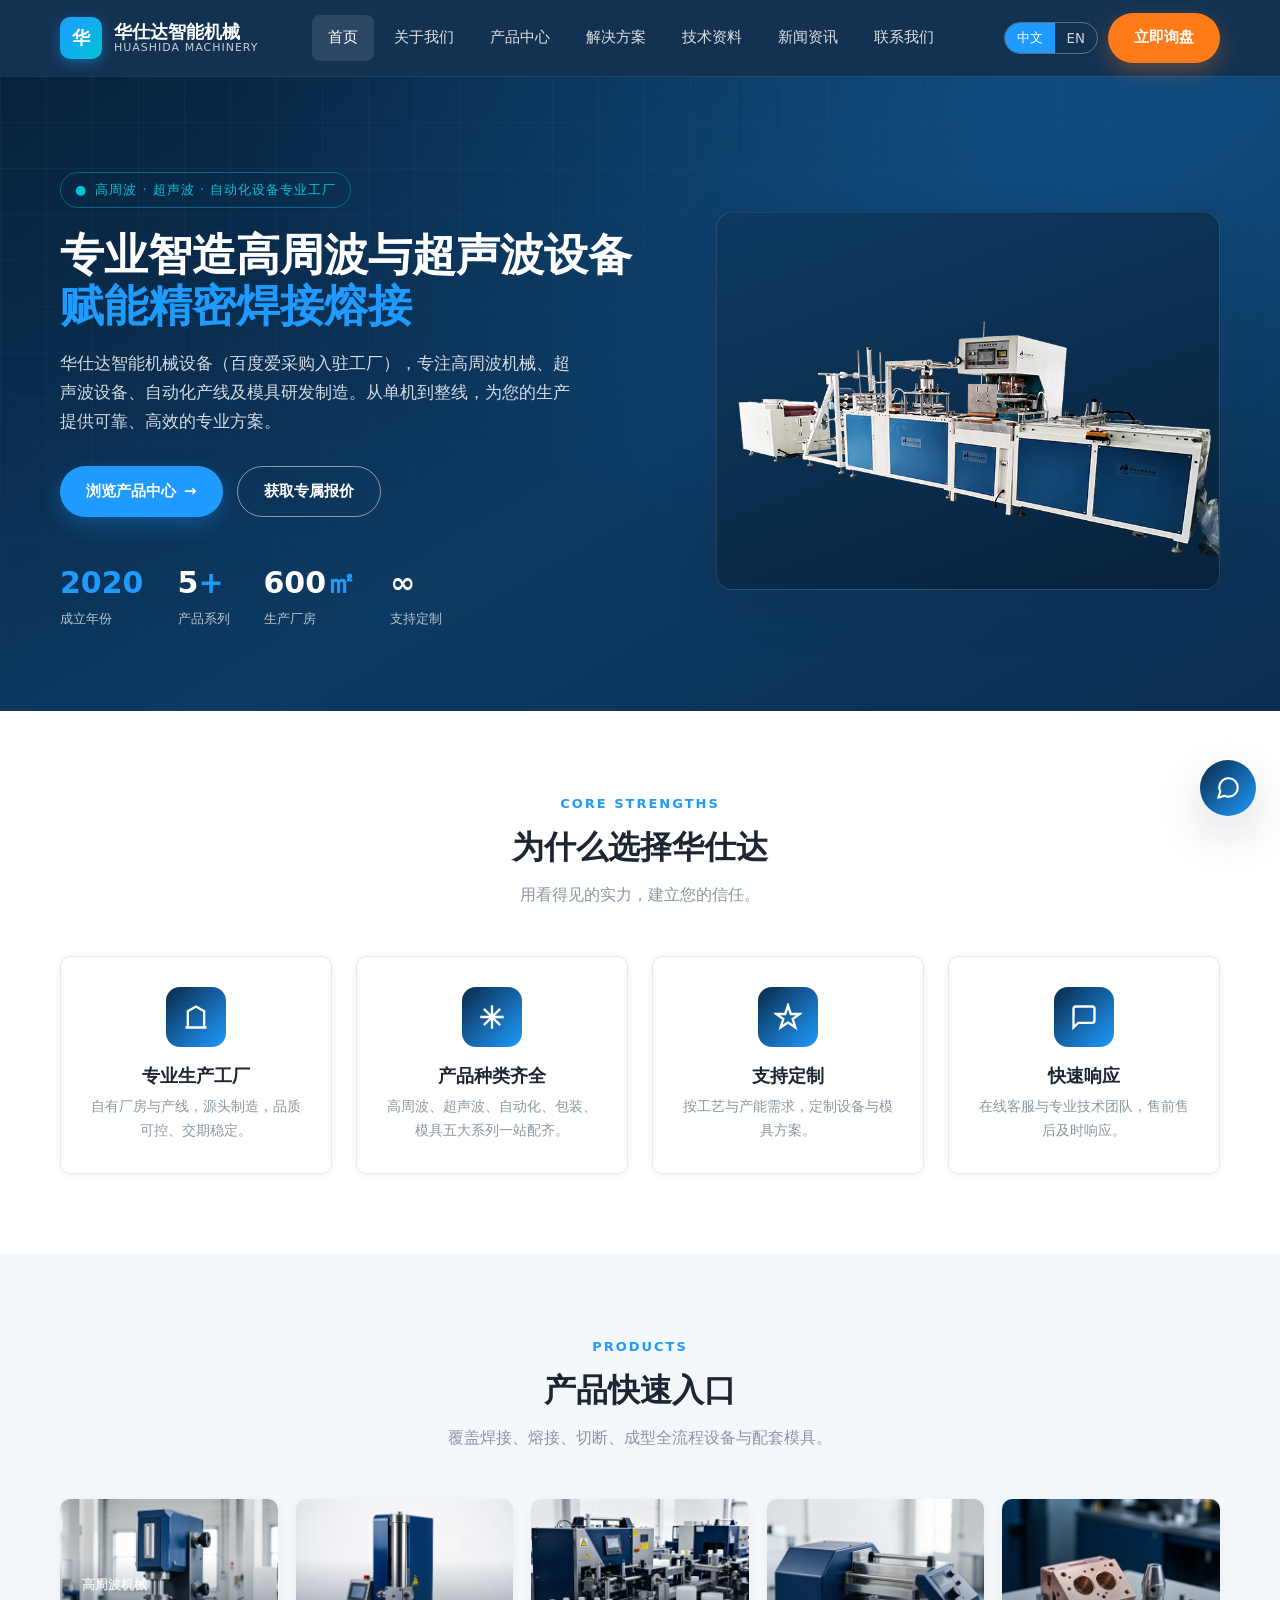
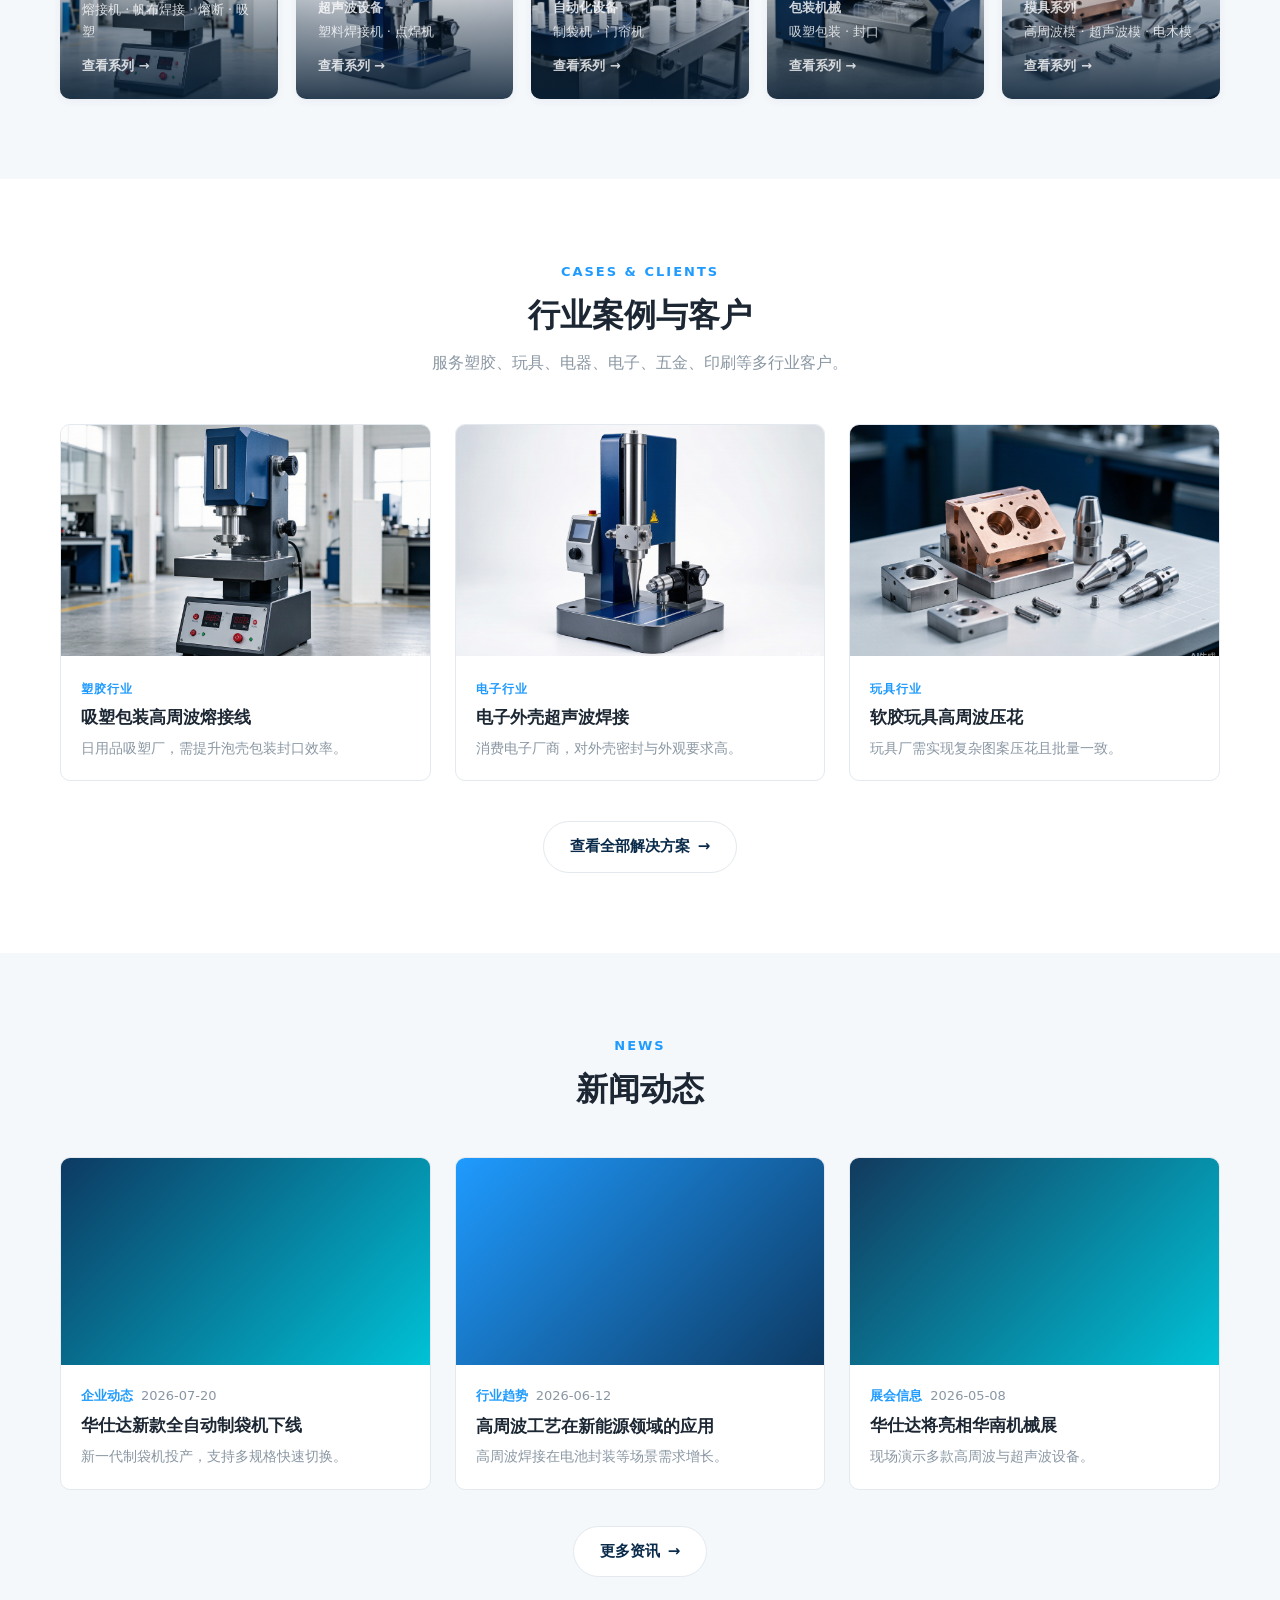
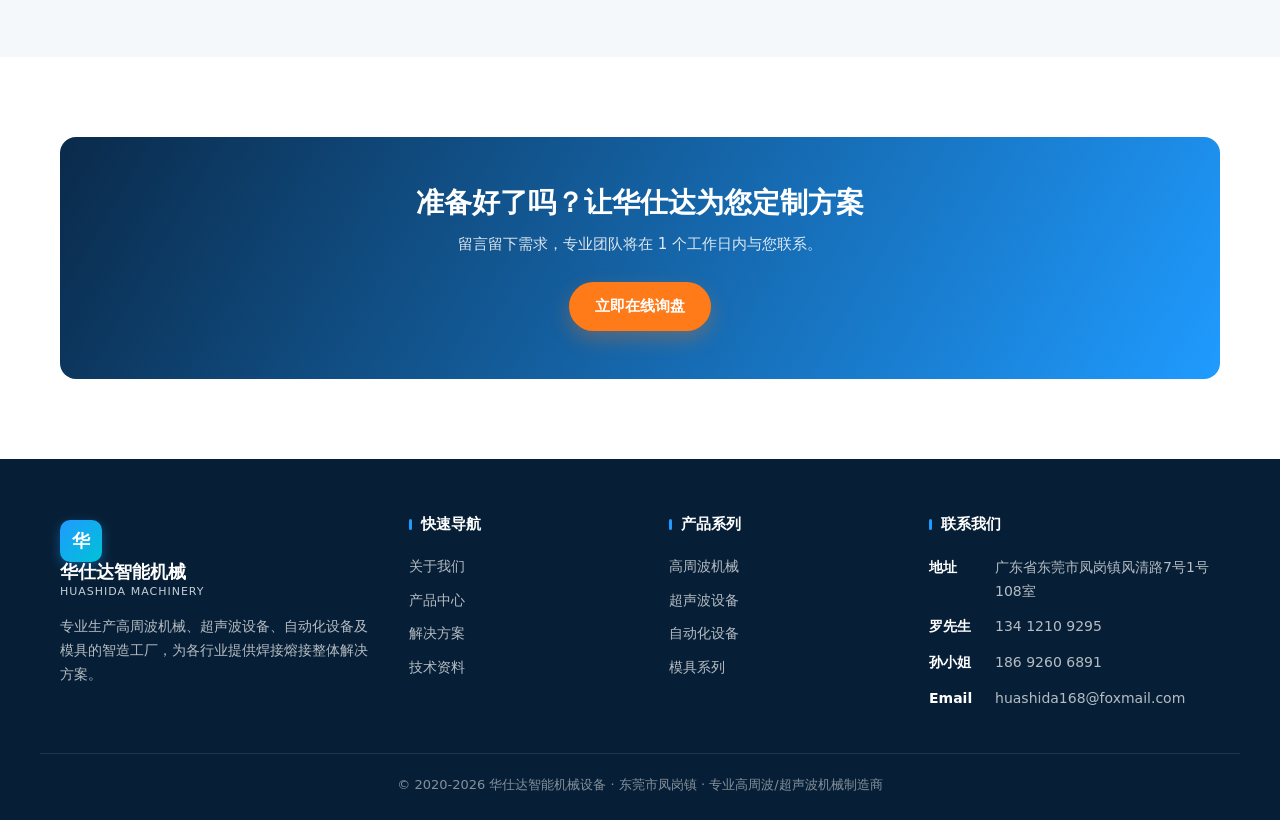
<file: index.html>
<!DOCTYPE html>
<html lang="zh-CN">
<head>
  <meta charset="UTF-8">
  <meta name="viewport" content="width=device-width, initial-scale=1.0">
  <title>华仕达智能机械设备 | 高周波/超声波机械与模具专业生产厂家</title>
  <meta name="keywords" content="高周波机械,超声波设备,自动化设备,模具,吸塑包装机,塑料焊接机,华仕达,东莞机械厂">
  <meta name="description" content="华仕达智能机械设备——专业生产高周波机械、超声波设备、自动化设备及各类模具的工厂。产品齐全、支持定制，为塑胶、玩具、电器、电子等行业提供焊接熔接解决方案。">
  <link rel="stylesheet" href="css/style.css">
</head>
<body class="lang-zh">

  <!-- ===== Header ===== -->
  <header class="site-header">
    <div class="container nav">
      <a class="brand" href="index.html">
        <span class="brand__logo">华</span>
        <span class="brand__name">华仕达智能机械<small>HUASHIDA MACHINERY</small></span>
      </a>
      <nav class="nav__menu" id="navMenu">
        <a href="index.html" class="is-active"><span data-zh>首页</span><span data-en>Home</span></a>
        <a href="about.html"><span data-zh>关于我们</span><span data-en>About</span></a>
        <a href="products.html"><span data-zh>产品中心</span><span data-en>Products</span></a>
        <a href="solutions.html"><span data-zh>解决方案</span><span data-en>Solutions</span></a>
        <a href="resources.html"><span data-zh>技术资料</span><span data-en>Resources</span></a>
        <a href="news.html"><span data-zh>新闻资讯</span><span data-en>News</span></a>
        <a href="contact.html"><span data-zh>联系我们</span><span data-en>Contact</span></a>
      </nav>
      <div class="nav__tools">
        <div class="lang-toggle" id="langToggle">
          <button data-lang="zh" class="is-active">中文</button>
          <button data-lang="en">EN</button>
        </div>
        <a href="contact.html" class="btn btn--accent"><span data-zh>立即询盘</span><span data-en>Inquiry</span></a>
        <button class="nav__toggle" id="navToggle" aria-label="菜单"><span></span><span></span><span></span></button>
      </div>
    </div>
  </header>

  <!-- ===== Hero ===== -->
  <section class="hero">
    <div class="container hero__grid">
      <div class="hero__text">
        <span class="hero__tag">● <span data-zh>高周波 · 超声波 · 自动化设备专业工厂</span><span data-en>HF / Ultrasonic / Automation Equipment Factory</span></span>
        <h1><span data-zh>专业智造高周波与超声波设备</span><span data-en>Professional HF &amp; Ultrasonic Machinery</span><br><span class="hl" data-zh>赋能精密焊接熔接</span><span class="hl" data-en>Empowering Precision Welding</span></h1>
        <p class="hero__sub"><span data-zh>华仕达智能机械设备（百度爱采购入驻工厂），专注高周波机械、超声波设备、自动化产线及模具研发制造。从单机到整线，为您的生产提供可靠、高效的专业方案。</span><span data-en>Huashida — a Baidu AiProcurement-listed factory — delivers HF welding machines, ultrasonic equipment, automation lines &amp; precision tooling; reliable, efficient solutions from single units to full production lines.</span></p>
        <div class="hero__actions">
          <a href="products.html" class="btn btn--primary"><span data-zh>浏览产品中心</span><span data-en>Explore Products</span> →</a>
          <a href="contact.html" class="btn btn--outline-light"><span data-zh>获取专属报价</span><span data-en>Get a Quote</span></a>
        </div>
        <div class="hero__stats">
          <div><div class="num"><span>2020</span></div><div class="lbl"><span data-zh>成立年份</span><span data-en>Established</span></div></div>
          <div><div class="num">5<span>+</span></div><div class="lbl"><span data-zh>产品系列</span><span data-en>Product Lines</span></div></div>
          <div><div class="num">600<span>㎡</span></div><div class="lbl"><span data-zh>生产厂房</span><span data-en>Workshop</span></div></div>
          <div><div class="num">∞<span></span></div><div class="lbl"><span data-zh>支持定制</span><span data-en>Custom Build</span></div></div>
        </div>
      </div>
      <div class="hero__visual">
        <img class="scene-svg" id="heroImg" src="assets/images/automation.png" alt="华仕达智能机械自动化生产线实景">
      </div>
    </div>
  </section>

  <!-- ===== 核心优势 ===== -->
  <section class="section">
    <div class="container">
      <div class="section-head">
        <span class="eyebrow">CORE STRENGTHS</span>
        <h2><span data-zh>为什么选择华仕达</span><span data-en>Why Huashida</span></h2>
        <p><span data-zh>用看得见的实力，建立您的信任。</span><span data-en>Trust built on visible strength.</span></p>
      </div>
      <div class="adv-grid">
        <div class="adv-card">
          <div class="adv-card__icon">
            <svg width="28" height="28" viewBox="0 0 24 24" fill="none" stroke="currentColor" stroke-width="2"><path d="M3 21h18M5 21V7l7-4 7 4v14M9 9h.01M15 9h.01M9 13h.01M15 13h.01"/></svg>
          </div>
          <h3><span data-zh>专业生产工厂</span><span data-en>Factory Direct</span></h3>
          <p><span data-zh>自有厂房与产线，源头制造，品质可控、交期稳定。</span><span data-en>Own workshop &amp; lines — controllable quality, stable lead time.</span></p>
        </div>
        <div class="adv-card">
          <div class="adv-card__icon">
            <svg width="28" height="28" viewBox="0 0 24 24" fill="none" stroke="currentColor" stroke-width="2"><path d="M12 2v20M2 12h20M5 5l14 14M19 5L5 19"/></svg>
          </div>
          <h3><span data-zh>产品种类齐全</span><span data-en>Full Range</span></h3>
          <p><span data-zh>高周波、超声波、自动化、包装、模具五大系列一站配齐。</span><span data-en>HF, ultrasonic, automation, packaging &amp; tooling — all in one place.</span></p>
        </div>
        <div class="adv-card">
          <div class="adv-card__icon">
            <svg width="28" height="28" viewBox="0 0 24 24" fill="none" stroke="currentColor" stroke-width="2"><path d="M12 2l2.4 7.4H22l-6 4.3 2.3 7.3L12 16.7 5.7 21l2.3-7.3-6-4.3h7.6z"/></svg>
          </div>
          <h3><span data-zh>支持定制</span><span data-en>Custom Build</span></h3>
          <p><span data-zh>按工艺与产能需求，定制设备与模具方案。</span><span data-en>Tailored machines &amp; molds for your process and capacity.</span></p>
        </div>
        <div class="adv-card">
          <div class="adv-card__icon">
            <svg width="28" height="28" viewBox="0 0 24 24" fill="none" stroke="currentColor" stroke-width="2"><path d="M21 15a2 2 0 01-2 2H7l-4 4V5a2 2 0 012-2h14a2 2 0 012 2z"/></svg>
          </div>
          <h3><span data-zh>快速响应</span><span data-en>Fast Support</span></h3>
          <p><span data-zh>在线客服与专业技术团队，售前售后及时响应。</span><span data-en>Online service &amp; expert team — quick pre/post-sale response.</span></p>
        </div>
      </div>
    </div>
  </section>

  <!-- ===== 产品快速入口 ===== -->
  <section class="section section--soft">
    <div class="container">
      <div class="section-head">
        <span class="eyebrow">PRODUCTS</span>
        <h2><span data-zh>产品快速入口</span><span data-en>Product Categories</span></h2>
        <p><span data-zh>覆盖焊接、熔接、切断、成型全流程设备与配套模具。</span><span data-en>Full-process equipment &amp; tooling for welding, cutting and forming.</span></p>
      </div>
      <div class="cat-grid">
        <a class="cat-card" data-cat="hf" href="products.html#hf">
          <div class="cat-card__bg"><svg viewBox="0 0 200 200" preserveAspectRatio="none"><rect width="200" height="200" fill="#0d3a63"/><circle cx="160" cy="40" r="60" fill="#1f9bff" opacity=".25"/></svg></div>
          <div class="cat-card__ov"></div>
          <h3><span data-zh>高周波机械</span><span data-en>HF Machines</span></h3>
          <span><span data-zh>熔接机 · 帆布焊接 · 熔断 · 吸塑</span><span data-en>Welders · Canvas · Cutting · Blister</span></span>
          <i><span data-zh>查看系列 →</span><span data-en>View →</span></i>
        </a>
        <a class="cat-card" data-cat="ultrasonic" href="products.html#ultrasonic">
          <div class="cat-card__bg"><svg viewBox="0 0 200 200" preserveAspectRatio="none"><rect width="200" height="200" fill="#123a5e"/><circle cx="40" cy="160" r="60" fill="#00c2d6" opacity=".25"/></svg></div>
          <div class="cat-card__ov"></div>
          <h3><span data-zh>超声波设备</span><span data-en>Ultrasonic</span></h3>
          <span><span data-zh>塑料焊接机 · 点焊机</span><span data-en>Plastic Welder · Spot</span></span>
          <i><span data-zh>查看系列 →</span><span data-en>View →</span></i>
        </a>
        <a class="cat-card" data-cat="auto" href="products.html#auto">
          <div class="cat-card__bg"><svg viewBox="0 0 200 200" preserveAspectRatio="none"><rect width="200" height="200" fill="#0d3a63"/><circle cx="100" cy="100" r="70" fill="#1f9bff" opacity=".2"/></svg></div>
          <div class="cat-card__ov"></div>
          <h3><span data-zh>自动化设备</span><span data-en>Automation</span></h3>
          <span><span data-zh>制袋机 · 门帘机</span><span data-en>Bag Maker · Door</span></span>
          <i><span data-zh>查看系列 →</span><span data-en>View →</span></i>
        </a>
        <a class="cat-card" data-cat="pack" href="products.html#pack">
          <div class="cat-card__bg"><svg viewBox="0 0 200 200" preserveAspectRatio="none"><rect width="200" height="200" fill="#123a5e"/><circle cx="160" cy="160" r="60" fill="#00c2d6" opacity=".22"/></svg></div>
          <div class="cat-card__ov"></div>
          <h3><span data-zh>包装机械</span><span data-en>Packaging</span></h3>
          <span><span data-zh>吸塑包装 · 封口</span><span data-en>Blister Pack · Seal</span></span>
          <i><span data-zh>查看系列 →</span><span data-en>View →</span></i>
        </a>
        <a class="cat-card" data-cat="mold" href="products.html#mold">
          <div class="cat-card__bg"><svg viewBox="0 0 200 200" preserveAspectRatio="none"><rect width="200" height="200" fill="#0d3a63"/><circle cx="40" cy="40" r="60" fill="#1f9bff" opacity=".22"/></svg></div>
          <div class="cat-card__ov"></div>
          <h3><span data-zh>模具系列</span><span data-en>Tooling</span></h3>
          <span><span data-zh>高周波模 · 超声波模 · 电木模</span><span data-en>HF / Ultra / Bakelite</span></span>
          <i><span data-zh>查看系列 →</span><span data-en>View →</span></i>
        </a>
      </div>
    </div>
  </section>

  <!-- ===== 案例 / 客户预览 ===== -->
  <section class="section">
    <div class="container">
      <div class="section-head">
        <span class="eyebrow">CASES &amp; CLIENTS</span>
        <h2><span data-zh>行业案例与客户</span><span data-en>Cases &amp; Clients</span></h2>
        <p><span data-zh>服务塑胶、玩具、电器、电子、五金、印刷等多行业客户。</span><span data-en>Serving plastics, toys, appliances, electronics, hardware &amp; printing.</span></p>
      </div>
      <div class="case-grid" id="homeCaseGrid"></div>

      <div style="text-align:center;margin-top:40px">
        <a href="solutions.html" class="btn btn--ghost"><span data-zh>查看全部解决方案</span><span data-en>All Solutions</span> →</a>
      </div>
    </div>
  </section>

  <!-- ===== 新闻动态摘要 ===== -->
  <section class="section section--soft">
    <div class="container">
      <div class="section-head">
        <span class="eyebrow">NEWS</span>
        <h2><span data-zh>新闻动态</span><span data-en>Latest News</span></h2>
      </div>
      <div class="news-grid">
        <div class="news-card">
          <div class="news-card__thumb"></div>
          <div class="news-card__body">
            <div class="news-card__meta"><span class="tag"><span data-zh>企业动态</span><span data-en>News</span></span>2026-07-20</div>
            <h3><span data-zh>华仕达新款全自动制袋机下线</span><span data-en>New Auto Bag Maker Released</span></h3>
            <p><span data-zh>新一代制袋机投产，支持多规格快速切换。</span><span data-en>New bag maker supports fast multi-spec switching.</span></p>
          </div>
        </div>
        <div class="news-card">
          <div class="news-card__thumb" style="background:linear-gradient(135deg,#1f9bff,#0d3a63)"></div>
          <div class="news-card__body">
            <div class="news-card__meta"><span class="tag"><span data-zh>行业趋势</span><span data-en>Trend</span></span>2026-06-12</div>
            <h3><span data-zh>高周波工艺在新能源领域的应用</span><span data-en>HF in New Energy</span></h3>
            <p><span data-zh>高周波焊接在电池封装等场景需求增长。</span><span data-en>HF welding demand grows in battery packaging.</span></p>
          </div>
        </div>
        <div class="news-card">
          <div class="news-card__thumb" style="background:linear-gradient(135deg,#123a5e,#00c2d6)"></div>
          <div class="news-card__body">
            <div class="news-card__meta"><span class="tag"><span data-zh>展会信息</span><span data-en>Expo</span></span>2026-05-08</div>
            <h3><span data-zh>华仕达将亮相华南机械展</span><span data-en>At South China Machinery Expo</span></h3>
            <p><span data-zh>现场演示多款高周波与超声波设备。</span><span data-en>Live demos of HF &amp; ultrasonic machines on site.</span></p>
          </div>
        </div>
      </div>
      <div style="text-align:center;margin-top:36px">
        <a href="news.html" class="btn btn--ghost"><span data-zh>更多资讯</span><span data-en>More News</span> →</a>
      </div>
    </div>
  </section>

  <!-- ===== CTA ===== -->
  <section class="section">
    <div class="container">
      <div class="cta-band">
        <h2><span data-zh>准备好了吗？让华仕达为您定制方案</span><span data-en>Ready? Let Huashida Build Your Solution</span></h2>
        <p><span data-zh>留言留下需求，专业团队将在 1 个工作日内与您联系。</span><span data-en>Leave your request — our team replies within 1 business day.</span></p>
        <a href="contact.html" class="btn btn--accent"><span data-zh>立即在线询盘</span><span data-en>Inquire Now</span></a>
      </div>
    </div>
  </section>

  <!-- ===== Footer ===== -->
  <footer class="site-footer">
    <div class="container footer-grid">
      <div class="footer-about">
        <a class="brand" href="index.html" style="color:#fff">
          <span class="brand__logo">华</span>
          <span class="brand__name">华仕达智能机械<small>HUASHIDA MACHINERY</small></span>
        </a>
        <p><span data-zh>专业生产高周波机械、超声波设备、自动化设备及模具的智造工厂，为各行业提供焊接熔接整体解决方案。</span><span data-en>A smart factory for HF machines, ultrasonic equipment, automation and tooling.</span></p>
      </div>
      <div>
        <h4><span data-zh>快速导航</span><span data-en>Navigation</span></h4>
        <a href="about.html"><span data-zh>关于我们</span><span data-en>About</span></a>
        <a href="products.html"><span data-zh>产品中心</span><span data-en>Products</span></a>
        <a href="solutions.html"><span data-zh>解决方案</span><span data-en>Solutions</span></a>
        <a href="resources.html"><span data-zh>技术资料</span><span data-en>Resources</span></a>
      </div>
      <div>
        <h4><span data-zh>产品系列</span><span data-en>Products</span></h4>
        <a href="products.html#hf"><span data-zh>高周波机械</span><span data-en>HF Machines</span></a>
        <a href="products.html#ultrasonic"><span data-zh>超声波设备</span><span data-en>Ultrasonic</span></a>
        <a href="products.html#auto"><span data-zh>自动化设备</span><span data-en>Automation</span></a>
        <a href="products.html#mold"><span data-zh>模具系列</span><span data-en>Tooling</span></a>
      </div>
      <div class="footer-contact">
        <h4><span data-zh>联系我们</span><span data-en>Contact</span></h4>
        <div class="row"><b><span data-zh>地址</span><span data-en>Addr</span></b><span><span data-zh>广东东莞凤岗镇</span><span data-en>Fenggang, Dongguan, GD</span></span></div>
        <div class="row"><b><span data-zh>罗先生</span><span data-en>Mr. Luo</span></b><span>134 1210 9295</span></div>
        <div class="row"><b><span data-zh>孙小姐</span><span data-en>Ms. Sun</span></b><span>186 9260 6891</span></div>
        <div class="row"><b>Email</b><span>huashida168@foxmail.com</span></div>
      </div>
    </div>
    <div class="container footer-bottom">
      <span data-zh>© 2020-2026 华仕达智能机械设备 · 东莞市凤岗镇 · 专业高周波/超声波机械制造商</span><span data-en>© 2020-2026 Huashida Machinery · Fenggang, Dongguan · HF/Ultrasonic Maker</span>
    </div>
  </footer>

  <!-- 询盘弹窗 -->
  <div class="modal-mask" id="inquiryModal">
    <div class="modal">
      <button class="modal__close" data-close="inquiryModal">&times;</button>
      <h3><span data-zh>产品询盘</span><span data-en>Product Inquiry</span></h3>
      <p class="sub"><span data-zh>留下联系方式，我们尽快与您对接。</span><span data-en>Leave your contact — we'll reach you soon.</span></p>
      <span class="prod-name" id="modalProdName"></span>
      <form id="inquiryForm">
        <div class="field"><label><span data-zh>姓名</span><span data-en>Name</span> <span class="req">*</span></label><input name="name" required></div>
        <div class="field"><label><span data-zh>电话/微信</span><span data-en>Phone</span> <span class="req">*</span></label><input name="phone" required></div>
        <div class="field"><label><span data-zh>需求说明</span><span data-en>Requirement</span></label><textarea name="msg" placeholder=""></textarea></div>
        <button type="submit" class="btn btn--primary btn--block"><span data-zh>提交询盘</span><span data-en>Submit</span></button>
      </form>
    </div>
  </div>

  <button class="to-top" id="toTop" aria-label="返回顶部">↑</button>
  <div class="toast" id="toast"></div>

  <script src="js/cms.js"></script>
  <script src="js/main.js"></script>
</body>
</html>
</file>
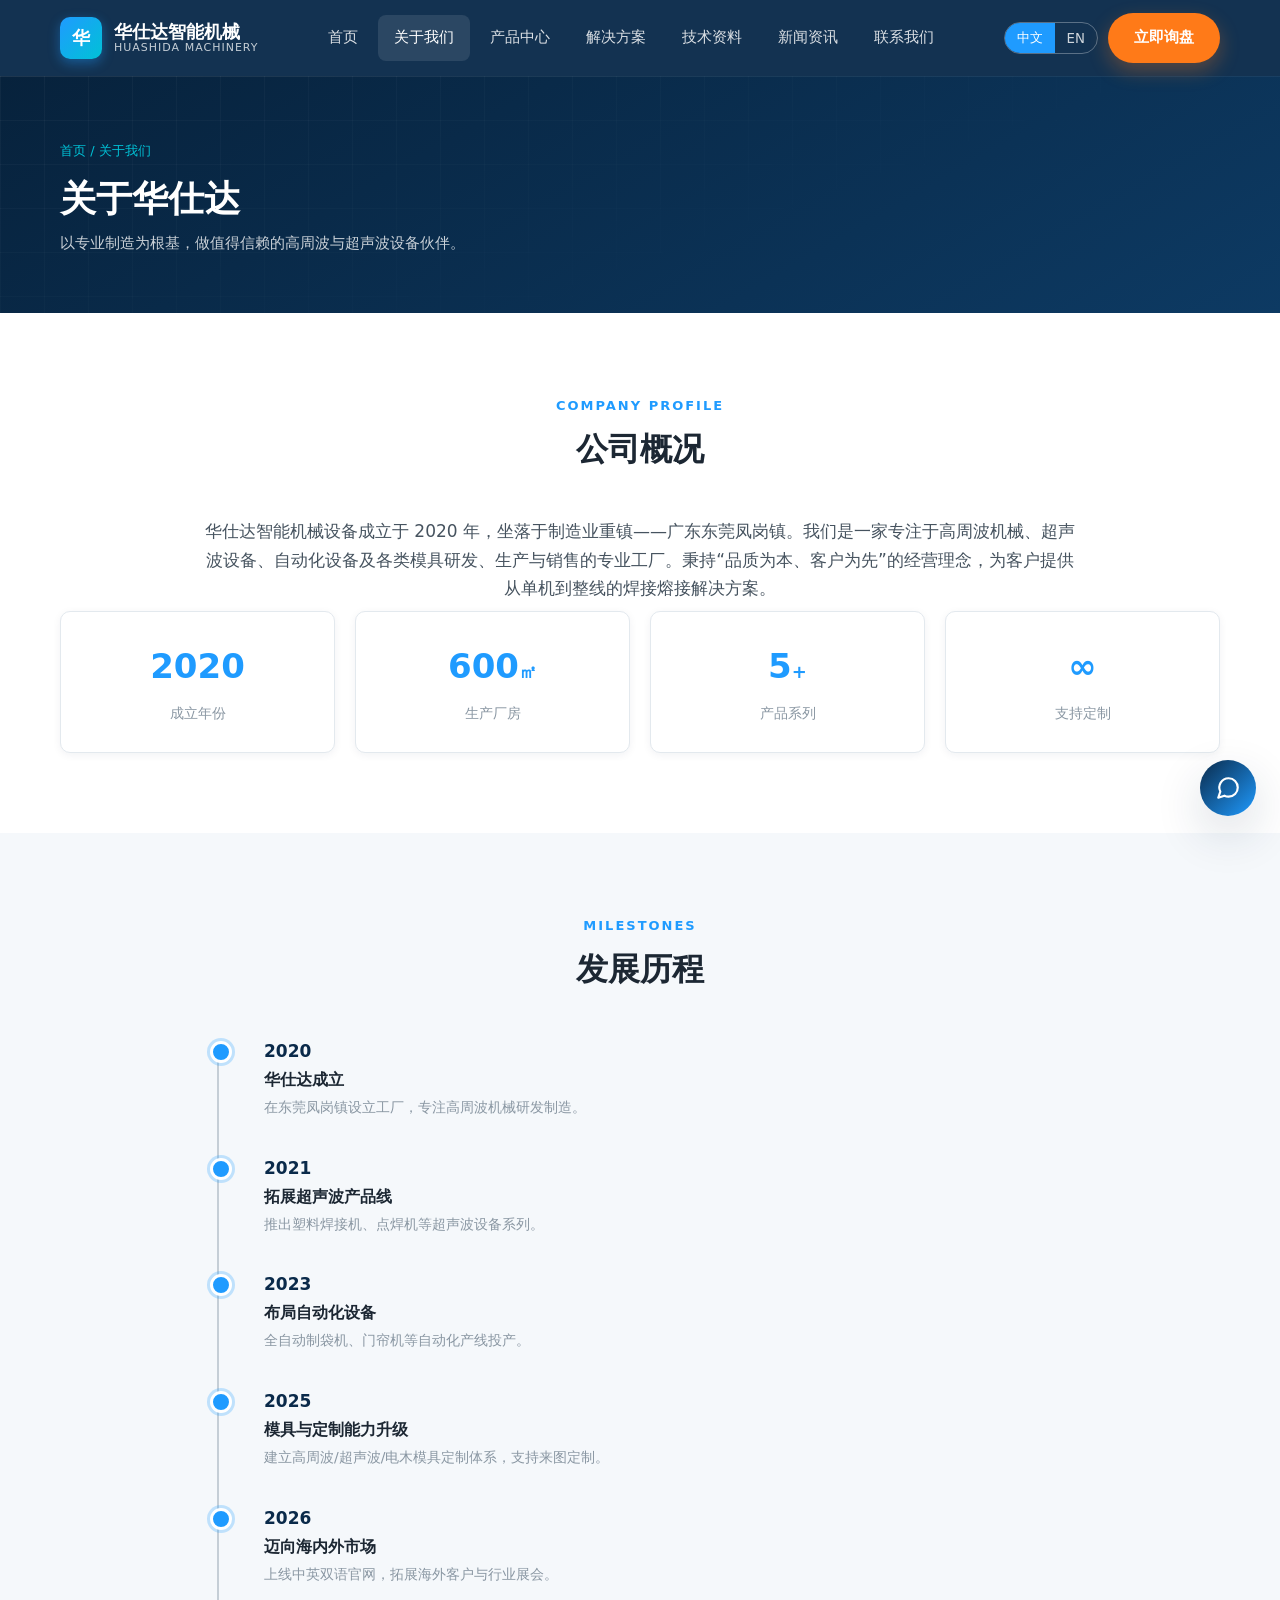
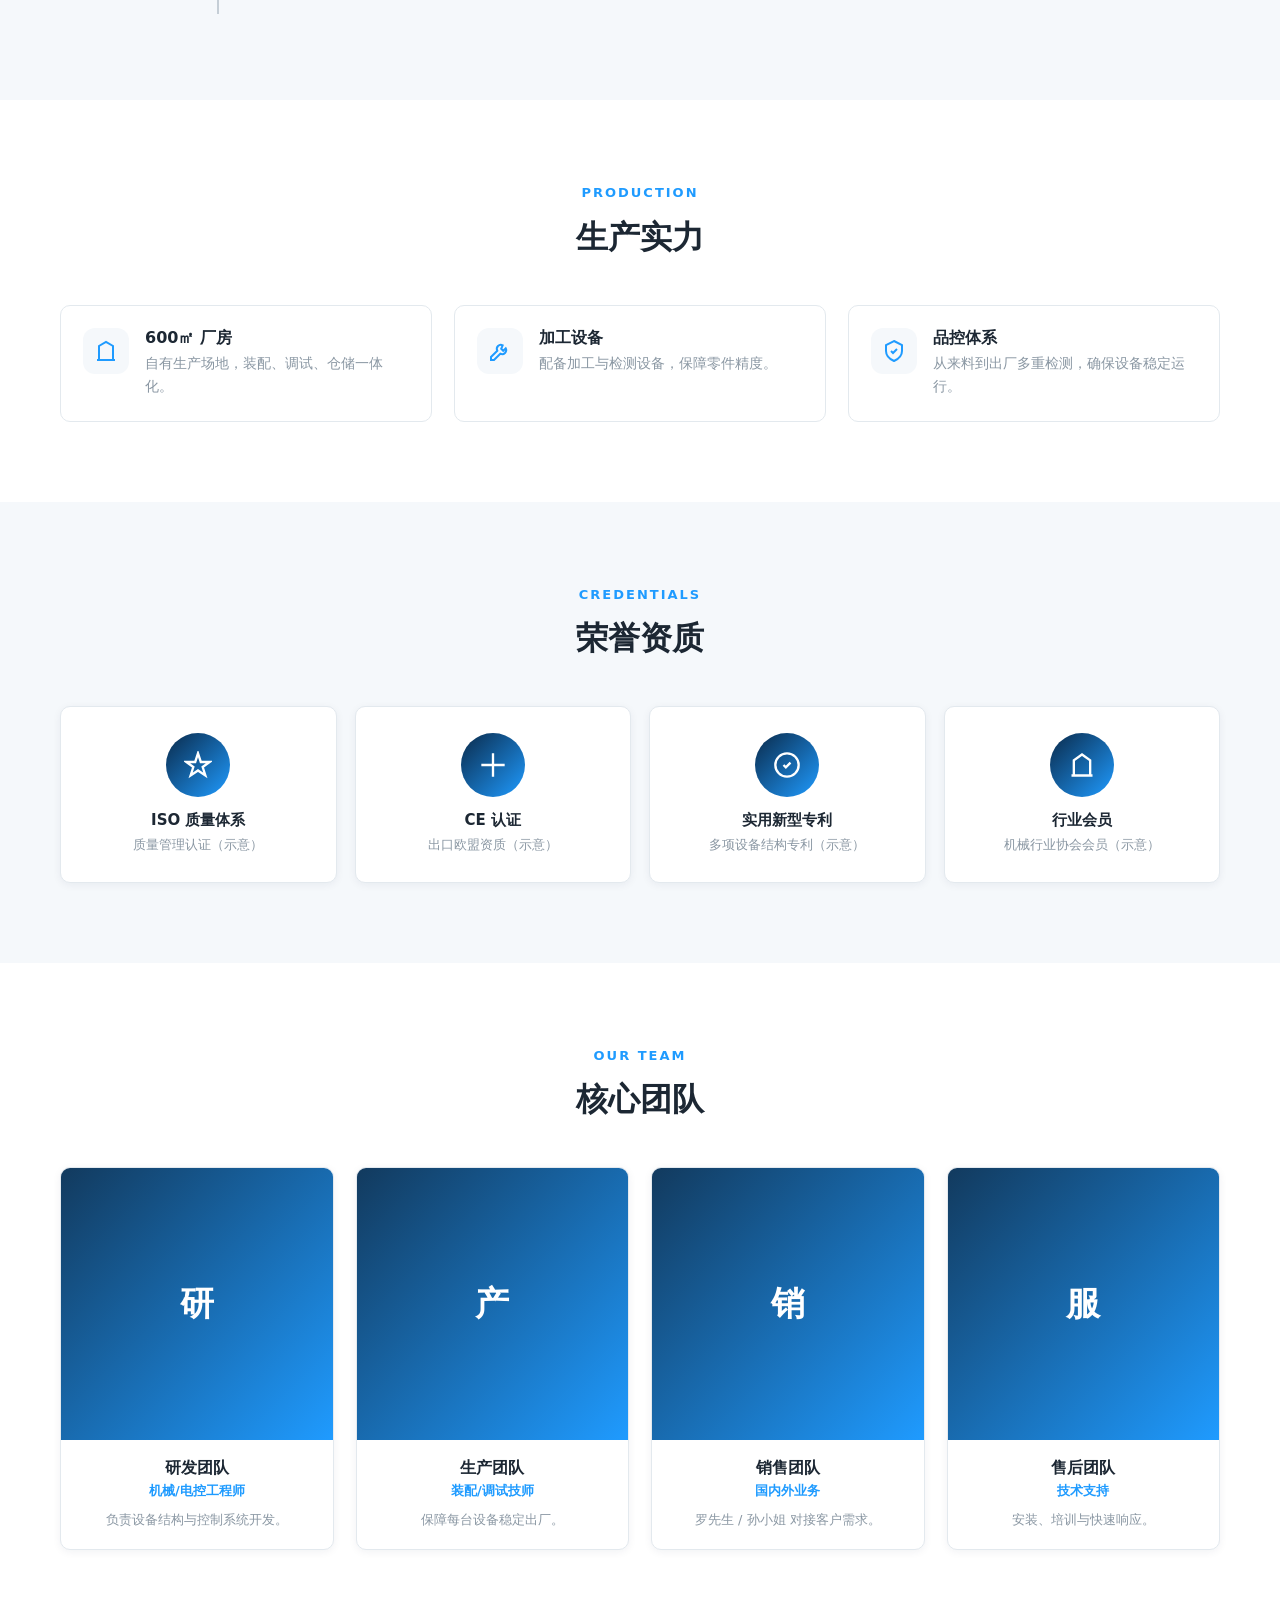
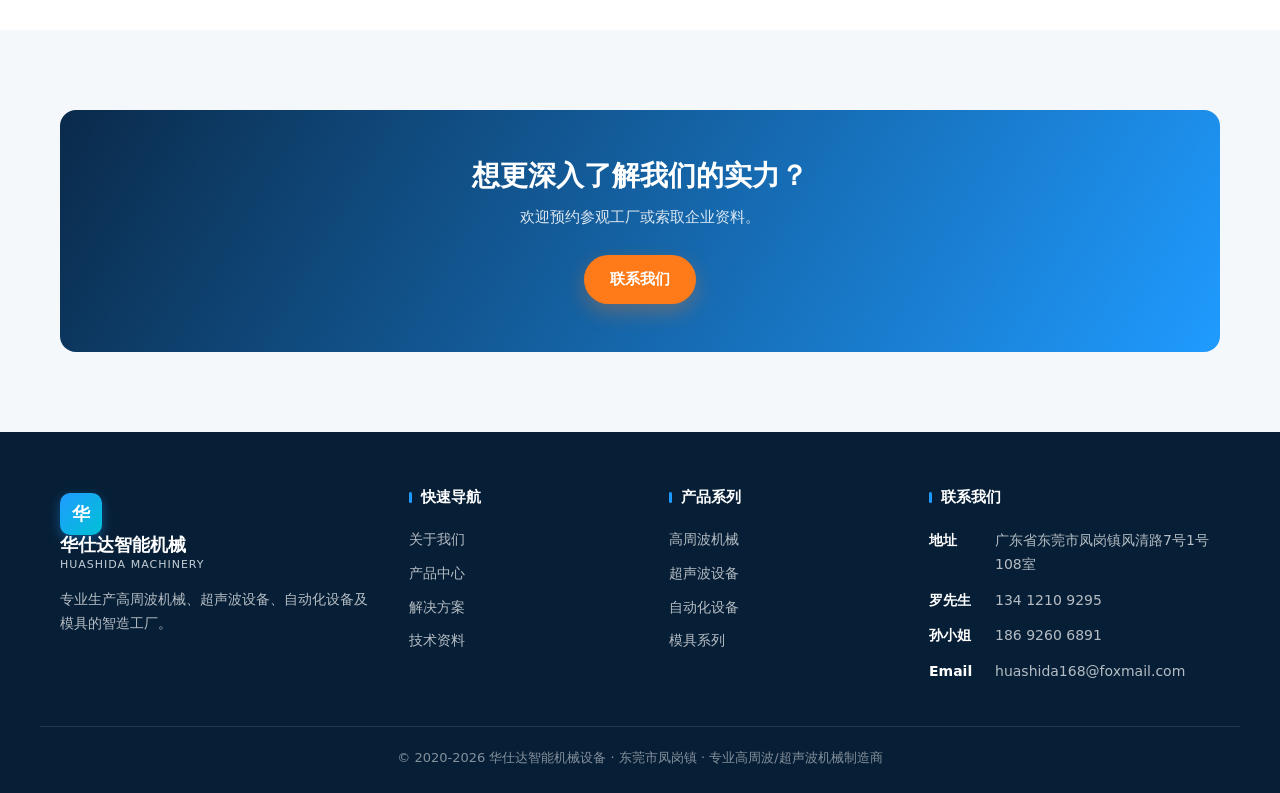
<file: about.html>
<!DOCTYPE html>
<html lang="zh-CN">
<head>
  <meta charset="UTF-8">
  <meta name="viewport" content="width=device-width, initial-scale=1.0">
  <title>关于我们 | 华仕达智能机械设备 — 东莞凤岗专业机械制造商</title>
  <meta name="keywords" content="华仕达,关于华仕达,东莞机械厂,凤岗机械,高周波厂家,企业实力">
  <meta name="description" content="华仕达智能机械设备成立于2020年，位于广东东莞凤岗镇，拥有600平方米生产厂房与完善品控体系，专注高周波/超声波机械及模具研发制造。">
  <link rel="stylesheet" href="css/style.css">
</head>
<body class="lang-zh">

  <header class="site-header">
    <div class="container nav">
      <a class="brand" href="index.html">
        <span class="brand__logo">华</span>
        <span class="brand__name">华仕达智能机械<small>HUASHIDA MACHINERY</small></span>
      </a>
      <nav class="nav__menu" id="navMenu">
        <a href="index.html"><span data-zh>首页</span><span data-en>Home</span></a>
        <a href="about.html" class="is-active"><span data-zh>关于我们</span><span data-en>About</span></a>
        <a href="products.html"><span data-zh>产品中心</span><span data-en>Products</span></a>
        <a href="solutions.html"><span data-zh>解决方案</span><span data-en>Solutions</span></a>
        <a href="resources.html"><span data-zh>技术资料</span><span data-en>Resources</span></a>
        <a href="news.html"><span data-zh>新闻资讯</span><span data-en>News</span></a>
        <a href="contact.html"><span data-zh>联系我们</span><span data-en>Contact</span></a>
      </nav>
      <div class="nav__tools">
        <div class="lang-toggle" id="langToggle">
          <button data-lang="zh" class="is-active">中文</button>
          <button data-lang="en">EN</button>
        </div>
        <a href="contact.html" class="btn btn--accent"><span data-zh>立即询盘</span><span data-en>Inquiry</span></a>
        <button class="nav__toggle" id="navToggle" aria-label="菜单"><span></span><span></span><span></span></button>
      </div>
    </div>
  </header>

  <section class="page-hero">
    <div class="container">
      <div class="breadcrumb"><a href="index.html"><span data-zh>首页</span><span data-en>Home</span></a> / <span data-zh>关于我们</span><span data-en>About</span></div>
      <h1><span data-zh>关于华仕达</span><span data-en>About Huashida</span></h1>
      <p><span data-zh>以专业制造为根基，做值得信赖的高周波与超声波设备伙伴。</span><span data-en>Rooted in manufacturing — your trusted HF &amp; ultrasonic partner.</span></p>
    </div>
  </section>

  <!-- 公司概况 -->
  <section class="section">
    <div class="container">
      <div class="section-head">
        <span class="eyebrow">COMPANY PROFILE</span>
        <h2><span data-zh>公司概况</span><span data-en>Company Profile</span></h2>
      </div>
      <div style="max-width:880px;margin:0 auto;text-align:center">
        <p style="font-size:17px;color:var(--c-body)"><span data-zh>华仕达智能机械设备成立于 2020 年，坐落于制造业重镇——广东东莞凤岗镇。我们是一家专注于高周波机械、超声波设备、自动化设备及各类模具研发、生产与销售的专业工厂。秉持“品质为本、客户为先”的经营理念，为客户提供从单机到整线的焊接熔接解决方案。</span><span data-en>Founded in 2020 in Fenggang, Dongguan, Huashida is a professional factory focused on R&amp;D, production and sales of HF machines, ultrasonic equipment, automation and tooling — delivering welding solutions from single units to full lines.</span></p>
      </div>
      <div class="stat-row">
        <div class="stat-box"><div class="n">2020</div><div class="t"><span data-zh>成立年份</span><span data-en>Established</span></div></div>
        <div class="stat-box"><div class="n">600<span style="font-size:18px">㎡</span></div><div class="t"><span data-zh>生产厂房</span><span data-en>Workshop</span></div></div>
        <div class="stat-box"><div class="n">5<span style="font-size:18px">+</span></div><div class="t"><span data-zh>产品系列</span><span data-en>Product Lines</span></div></div>
        <div class="stat-box"><div class="n">∞</div><div class="t"><span data-zh>支持定制</span><span data-en>Custom</span></div></div>
      </div>
    </div>
  </section>

  <!-- 发展历程 -->
  <section class="section section--soft">
    <div class="container">
      <div class="section-head">
        <span class="eyebrow">MILESTONES</span>
        <h2><span data-zh>发展历程</span><span data-en>Our Journey</span></h2>
      </div>
      <div class="timeline">
        <div class="tl-item"><div class="yr">2020</div><h3><span data-zh>华仕达成立</span><span data-en>Company Founded</span></h3><p><span data-zh>在东莞凤岗镇设立工厂，专注高周波机械研发制造。</span><span data-en>Workshop set up in Fenggang, focusing on HF machines.</span></p></div>
        <div class="tl-item"><div class="yr">2021</div><h3><span data-zh>拓展超声波产品线</span><span data-en>Ultrasonic Line Added</span></h3><p><span data-zh>推出塑料焊接机、点焊机等超声波设备系列。</span><span data-en>Launched ultrasonic plastic welders &amp; spot welders.</span></p></div>
        <div class="tl-item"><div class="yr">2023</div><h3><span data-zh>布局自动化设备</span><span data-en>Automation Launched</span></h3><p><span data-zh>全自动制袋机、门帘机等自动化产线投产。</span><span data-en>Auto bag makers &amp; door machines went into production.</span></p></div>
        <div class="tl-item"><div class="yr">2025</div><h3><span data-zh>模具与定制能力升级</span><span data-en>Tooling Upgraded</span></h3><p><span data-zh>建立高周波/超声波/电木模具定制体系，支持来图定制。</span><span data-en>Built custom HF/ultrasonic/bakelite mold system.</span></p></div>
        <div class="tl-item"><div class="yr">2026</div><h3><span data-zh>迈向海内外市场</span><span data-en>Going Global</span></h3><p><span data-zh>上线中英双语官网，拓展海外客户与行业展会。</span><span data-en>Bilingual site live — expanding overseas &amp; expos.</span></p></div>
      </div>
    </div>
  </section>

  <!-- 生产实力 -->
  <section class="section">
    <div class="container">
      <div class="section-head">
        <span class="eyebrow">PRODUCTION</span>
        <h2><span data-zh>生产实力</span><span data-en>Production Strength</span></h2>
      </div>
      <div class="feature-row">
        <div class="feature-card">
          <div class="ic"><svg width="24" height="24" viewBox="0 0 24 24" fill="none" stroke="currentColor" stroke-width="2"><path d="M3 21h18M5 21V7l7-4 7 4v14"/></svg></div>
          <div><h3><span data-zh>600㎡ 厂房</span><span data-en>600㎡ Workshop</span></h3><p><span data-zh>自有生产场地，装配、调试、仓储一体化。</span><span data-en>Own site integrating assembly, test &amp; storage.</span></p></div>
        </div>
        <div class="feature-card">
          <div class="ic"><svg width="24" height="24" viewBox="0 0 24 24" fill="none" stroke="currentColor" stroke-width="2"><path d="M14.7 6.3a4 4 0 00-5.4 5.4L3 18v3h3l6.3-6.3a4 4 0 005.4-5.4l-2.5 2.5-2-2z"/></svg></div>
          <div><h3><span data-zh>加工设备</span><span data-en>Machining Gear</span></h3><p><span data-zh>配备加工与检测设备，保障零件精度。</span><span data-en>Equipped for precision part machining &amp; testing.</span></p></div>
        </div>
        <div class="feature-card">
          <div class="ic"><svg width="24" height="24" viewBox="0 0 24 24" fill="none" stroke="currentColor" stroke-width="2"><path d="M9 12l2 2 4-4M12 2l8 4v6c0 5-3.5 8-8 10-4.5-2-8-5-8-10V6z"/></svg></div>
          <div><h3><span data-zh>品控体系</span><span data-en>QC System</span></h3><p><span data-zh>从来料到出厂多重检测，确保设备稳定运行。</span><span data-en>Multi-check from incoming to outgoing for reliability.</span></p></div>
        </div>
      </div>
    </div>
  </section>

  <!-- 荣誉资质 -->
  <section class="section section--soft">
    <div class="container">
      <div class="section-head">
        <span class="eyebrow">CREDENTIALS</span>
        <h2><span data-zh>荣誉资质</span><span data-en>Certifications</span></h2>
      </div>
      <div class="badge-grid">
        <div class="badge-card"><div class="medal"><svg width="28" height="28" viewBox="0 0 24 24" fill="none" stroke="currentColor" stroke-width="2"><path d="M12 2l2.4 7.4H22l-6 4.3 2.3 7.3L12 16.7 5.7 21l2.3-7.3-6-4.3h7.6z"/></svg></div><h4><span data-zh>ISO 质量体系</span><span data-en>ISO Quality</span></h4><p><span data-zh>质量管理认证（示意）</span><span data-en>Quality cert (sample)</span></p></div>
        <div class="badge-card"><div class="medal"><svg width="28" height="28" viewBox="0 0 24 24" fill="none" stroke="currentColor" stroke-width="2"><path d="M12 2v20M2 12h20"/></svg></div><h4><span data-zh>CE 认证</span><span data-en>CE Mark</span></h4><p><span data-zh>出口欧盟资质（示意）</span><span data-en>EU export (sample)</span></p></div>
        <div class="badge-card"><div class="medal"><svg width="28" height="28" viewBox="0 0 24 24" fill="none" stroke="currentColor" stroke-width="2"><path d="M9 12l2 2 4-4M12 2a10 10 0 100 20 10 10 0 000-20z"/></svg></div><h4><span data-zh>实用新型专利</span><span data-en>Patents</span></h4><p><span data-zh>多项设备结构专利（示意）</span><span data-en>Utility patents (sample)</span></p></div>
        <div class="badge-card"><div class="medal"><svg width="28" height="28" viewBox="0 0 24 24" fill="none" stroke="currentColor" stroke-width="2"><path d="M3 21h18M5 21V8l7-5 7 5v13"/></svg></div><h4><span data-zh>行业会员</span><span data-en>Member</span></h4><p><span data-zh>机械行业协会会员（示意）</span><span data-en>Industry member (sample)</span></p></div>
      </div>
    </div>
  </section>

  <!-- 团队 -->
  <section class="section">
    <div class="container">
      <div class="section-head">
        <span class="eyebrow">OUR TEAM</span>
        <h2><span data-zh>核心团队</span><span data-en>Our Team</span></h2>
      </div>
      <div class="team-grid">
        <div class="team-card"><div class="team-card__avatar">研</div><div class="team-card__body"><h3><span data-zh>研发团队</span><span data-en>R&amp;D</span></h3><span class="role"><span data-zh>机械/电控工程师</span><span data-en>Mech/Electric Eng.</span></span><p><span data-zh>负责设备结构与控制系统开发。</span><span data-en>Device structure &amp; controls.</span></p></div></div>
        <div class="team-card"><div class="team-card__avatar">产</div><div class="team-card__body"><h3><span data-zh>生产团队</span><span data-en>Production</span></h3><span class="role"><span data-zh>装配/调试技师</span><span data-en>Assembly Techs</span></span><p><span data-zh>保障每台设备稳定出厂。</span><span data-en>Stable outgoing quality.</span></p></div></div>
        <div class="team-card"><div class="team-card__avatar">销</div><div class="team-card__body"><h3><span data-zh>销售团队</span><span data-en>Sales</span></h3><span class="role"><span data-zh>国内外业务</span><span data-en>Domestic &amp; Intl</span></span><p><span data-zh>罗先生 / 孙小姐 对接客户需求。</span><span data-en>Mr. Luo &amp; Ms. Sun on duty.</span></p></div></div>
        <div class="team-card"><div class="team-card__avatar">服</div><div class="team-card__body"><h3><span data-zh>售后团队</span><span data-en>Service</span></h3><span class="role"><span data-zh>技术支持</span><span data-en>Support</span></span><p><span data-zh>安装、培训与快速响应。</span><span data-en>Install, train &amp; respond fast.</span></p></div></div>
      </div>
    </div>
  </section>

  <section class="section section--soft">
    <div class="container">
      <div class="cta-band">
        <h2><span data-zh>想更深入了解我们的实力？</span><span data-en>Want to know us better?</span></h2>
        <p><span data-zh>欢迎预约参观工厂或索取企业资料。</span><span data-en>Book a factory tour or request our brochure.</span></p>
        <a href="contact.html" class="btn btn--accent"><span data-zh>联系我们</span><span data-en>Contact Us</span></a>
      </div>
    </div>
  </section>

  <footer class="site-footer">
    <div class="container footer-grid">
      <div class="footer-about">
        <a class="brand" href="index.html" style="color:#fff">
          <span class="brand__logo">华</span>
          <span class="brand__name">华仕达智能机械<small>HUASHIDA MACHINERY</small></span>
        </a>
        <p><span data-zh>专业生产高周波机械、超声波设备、自动化设备及模具的智造工厂。</span><span data-en>A smart factory for HF machines, ultrasonic equipment, automation and tooling.</span></p>
      </div>
      <div>
        <h4><span data-zh>快速导航</span><span data-en>Navigation</span></h4>
        <a href="about.html"><span data-zh>关于我们</span><span data-en>About</span></a>
        <a href="products.html"><span data-zh>产品中心</span><span data-en>Products</span></a>
        <a href="solutions.html"><span data-zh>解决方案</span><span data-en>Solutions</span></a>
        <a href="resources.html"><span data-zh>技术资料</span><span data-en>Resources</span></a>
      </div>
      <div>
        <h4><span data-zh>产品系列</span><span data-en>Products</span></h4>
        <a href="products.html#hf"><span data-zh>高周波机械</span><span data-en>HF Machines</span></a>
        <a href="products.html#ultrasonic"><span data-zh>超声波设备</span><span data-en>Ultrasonic</span></a>
        <a href="products.html#auto"><span data-zh>自动化设备</span><span data-en>Automation</span></a>
        <a href="products.html#mold"><span data-zh>模具系列</span><span data-en>Tooling</span></a>
      </div>
      <div class="footer-contact">
        <h4><span data-zh>联系我们</span><span data-en>Contact</span></h4>
        <div class="row"><b><span data-zh>地址</span><span data-en>Addr</span></b><span><span data-zh>广东东莞凤岗镇</span><span data-en>Fenggang, Dongguan, GD</span></span></div>
        <div class="row"><b><span data-zh>罗先生</span><span data-en>Mr. Luo</span></b><span>134 1210 9295</span></div>
        <div class="row"><b><span data-zh>孙小姐</span><span data-en>Ms. Sun</span></b><span>186 9260 6891</span></div>
        <div class="row"><b>Email</b><span>huashida168@foxmail.com</span></div>
      </div>
    </div>
    <div class="container footer-bottom">
      <span data-zh>© 2020-2026 华仕达智能机械设备 · 东莞市凤岗镇 · 专业高周波/超声波机械制造商</span><span data-en>© 2020-2026 Huashida Machinery · Fenggang, Dongguan · HF/Ultrasonic Maker</span>
    </div>
  </footer>

  <button class="to-top" id="toTop" aria-label="返回顶部">↑</button>
  <div class="toast" id="toast"></div>
  <script src="js/cms.js"></script>
  <script src="js/main.js"></script>
</body>
</html>
</file>
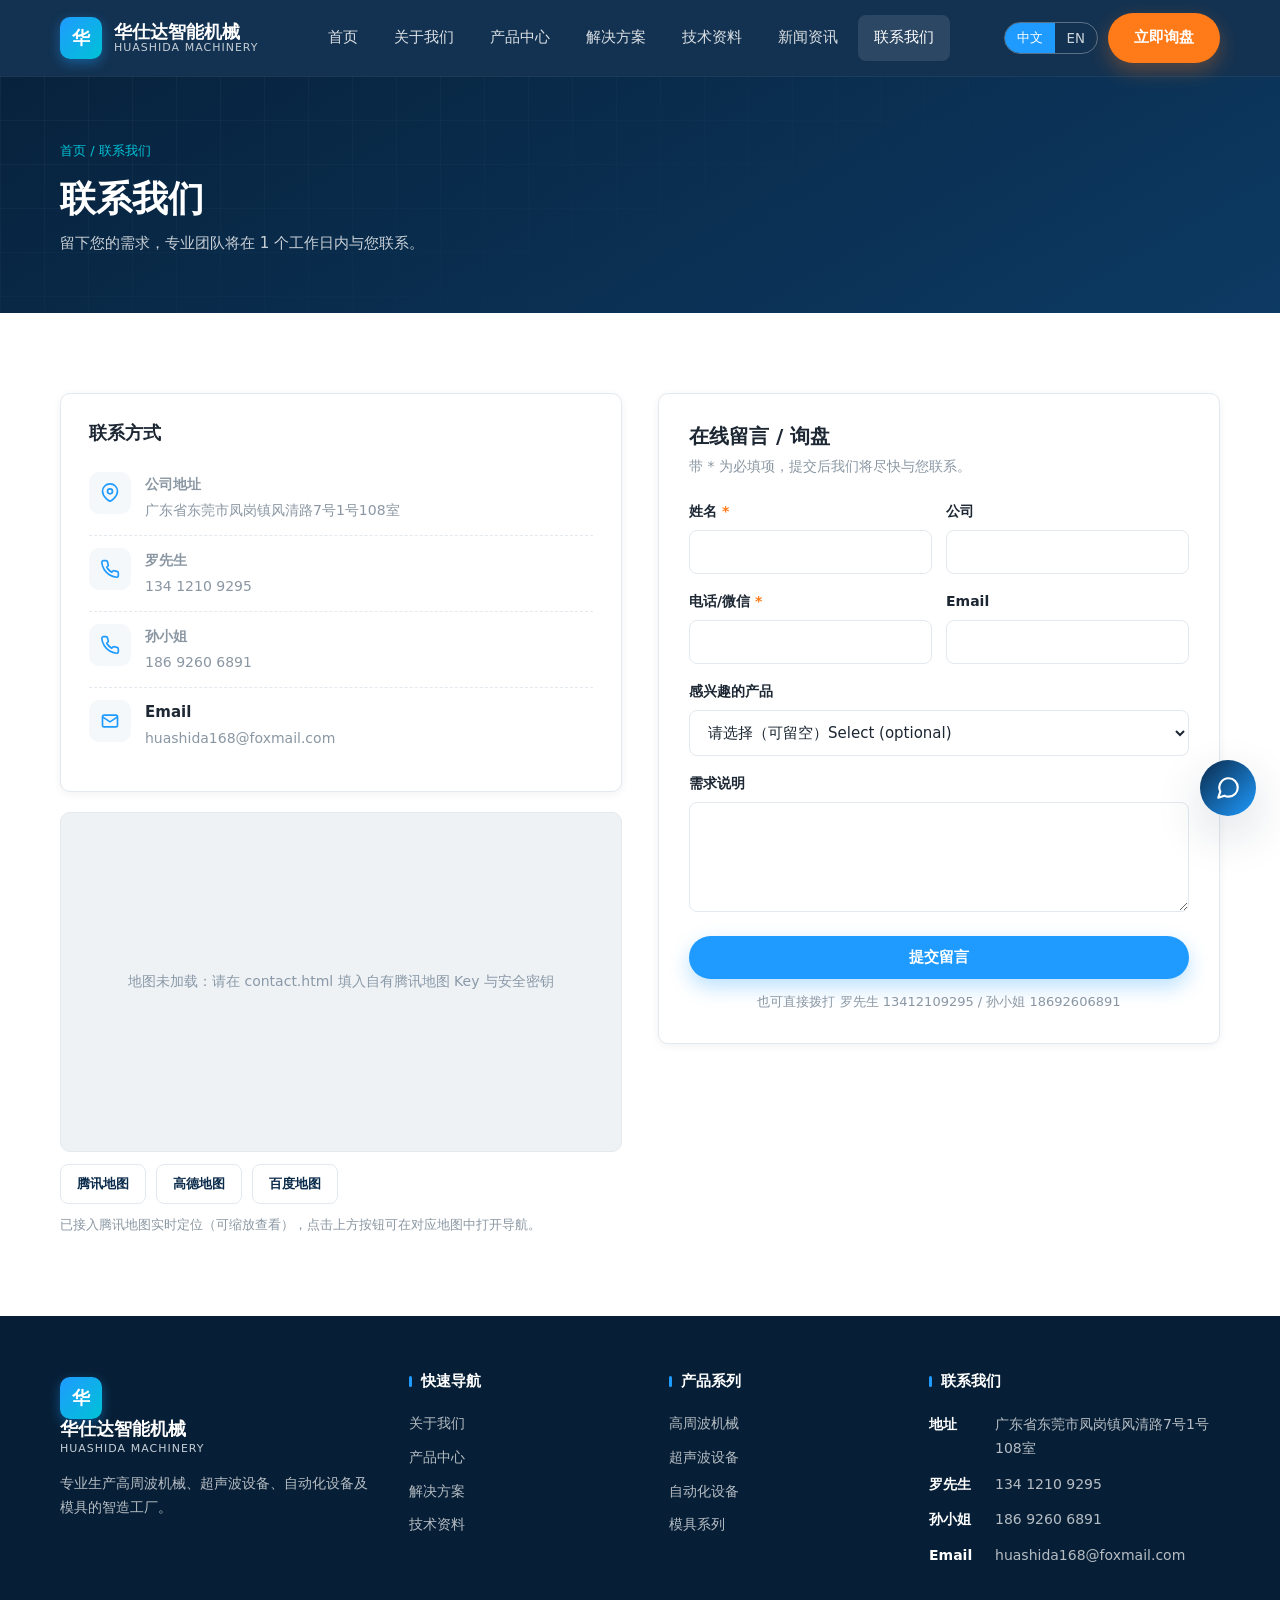
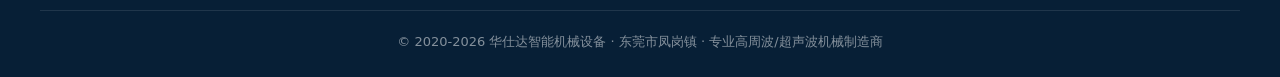
<file: contact.html>
<!DOCTYPE html>
<html lang="zh-CN">
<head>
  <meta charset="UTF-8">
  <meta name="viewport" content="width=device-width, initial-scale=1.0">
  <title>联系我们 | 华仕达 — 东莞凤岗 · 罗先生/孙小姐 · 在线询盘</title>
  <meta name="keywords" content="华仕达联系方式,高周波机械厂家电话,东莞凤岗机械厂,在线询盘,13412109295">
  <meta name="description" content="联系华仕达智能机械设备：地址广东东莞凤岗镇，罗先生 13412109295、孙小姐 18692606891，邮箱 huashida168@foxmail.com，支持在线留言与地图导航。">
  <link rel="stylesheet" href="css/style.css">
</head>
<body class="lang-zh">

  <header class="site-header">
    <div class="container nav">
      <a class="brand" href="index.html">
        <span class="brand__logo">华</span>
        <span class="brand__name">华仕达智能机械<small>HUASHIDA MACHINERY</small></span>
      </a>
      <nav class="nav__menu" id="navMenu">
        <a href="index.html"><span data-zh>首页</span><span data-en>Home</span></a>
        <a href="about.html"><span data-zh>关于我们</span><span data-en>About</span></a>
        <a href="products.html"><span data-zh>产品中心</span><span data-en>Products</span></a>
        <a href="solutions.html"><span data-zh>解决方案</span><span data-en>Solutions</span></a>
        <a href="resources.html"><span data-zh>技术资料</span><span data-en>Resources</span></a>
        <a href="news.html"><span data-zh>新闻资讯</span><span data-en>News</span></a>
        <a href="contact.html" class="is-active"><span data-zh>联系我们</span><span data-en>Contact</span></a>
      </nav>
      <div class="nav__tools">
        <div class="lang-toggle" id="langToggle">
          <button data-lang="zh" class="is-active">中文</button>
          <button data-lang="en">EN</button>
        </div>
        <a href="contact.html" class="btn btn--accent"><span data-zh>立即询盘</span><span data-en>Inquiry</span></a>
        <button class="nav__toggle" id="navToggle" aria-label="菜单"><span></span><span></span><span></span></button>
      </div>
    </div>
  </header>

  <section class="page-hero">
    <div class="container">
      <div class="breadcrumb"><a href="index.html"><span data-zh>首页</span><span data-en>Home</span></a> / <span data-zh>联系我们</span><span data-en>Contact</span></div>
      <h1><span data-zh>联系我们</span><span data-en>Contact Us</span></h1>
      <p><span data-zh>留下您的需求，专业团队将在 1 个工作日内与您联系。</span><span data-en>Leave your request — our team replies within 1 business day.</span></p>
    </div>
  </section>

  <section class="section">
    <div class="container">
      <div class="contact-grid">
        <!-- 左侧：信息与地图 -->
        <div>
          <div class="info-card">
            <h3><span data-zh>联系方式</span><span data-en>Get in Touch</span></h3>
            <div class="info-row">
              <div class="ic"><svg width="20" height="20" viewBox="0 0 24 24" fill="none" stroke="currentColor" stroke-width="2"><path d="M21 10c0 7-9 12-9 12s-9-5-9-12a9 9 0 0118 0z"/><circle cx="12" cy="10" r="3"/></svg></div>
              <div class="txt"><b><span data-zh>公司地址</span><span data-en>Address</span></b><span><span data-zh>广东省东莞市凤岗镇风清路7号1号108室</span><span data-en>Room 108, Bldg 1, No.7 Fengqing Rd, Fenggang Town, Dongguan, Guangdong</span></span></div>
            </div>
            <div class="info-row">
              <div class="ic"><svg width="20" height="20" viewBox="0 0 24 24" fill="none" stroke="currentColor" stroke-width="2"><path d="M22 16.92v3a2 2 0 01-2.18 2 19.8 19.8 0 01-8.63-3.07 19.5 19.5 0 01-6-6 19.8 19.8 0 01-3.07-8.67A2 2 0 014.11 2h3a2 2 0 012 1.72c.13.96.36 1.9.7 2.81a2 2 0 01-.45 2.11L8.09 9.91a16 16 0 006 6l1.27-1.27a2 2 0 012.11-.45c.91.34 1.85.57 2.81.7A2 2 0 0122 16.92z"/></svg></div>
              <div class="txt"><b><span data-zh>罗先生</span><span data-en>Mr. Luo</span></b><span>134 1210 9295</span></div>
            </div>
            <div class="info-row">
              <div class="ic"><svg width="20" height="20" viewBox="0 0 24 24" fill="none" stroke="currentColor" stroke-width="2"><path d="M22 16.92v3a2 2 0 01-2.18 2 19.8 19.8 0 01-8.63-3.07 19.5 19.5 0 01-6-6 19.8 19.8 0 01-3.07-8.67A2 2 0 014.11 2h3a2 2 0 012 1.72c.13.96.36 1.9.7 2.81a2 2 0 01-.45 2.11L8.09 9.91a16 16 0 006 6l1.27-1.27a2 2 0 012.11-.45c.91.34 1.85.57 2.81.7A2 2 0 0122 16.92z"/></svg></div>
              <div class="txt"><b><span data-zh>孙小姐</span><span data-en>Ms. Sun</span></b><span>186 9260 6891</span></div>
            </div>
            <div class="info-row">
              <div class="ic"><svg width="20" height="20" viewBox="0 0 24 24" fill="none" stroke="currentColor" stroke-width="2"><path d="M4 4h16v16H4z"/><path d="M22 6l-10 7L2 6"/></svg></div>
              <div class="txt"><b>Email</b><span>huashida168@foxmail.com</span></div>
            </div>
          </div>

          <div class="map-box" id="map" style="margin-top:20px"></div>
          <div class="map-actions">
            <a class="btn btn--ghost btn--sm" href="https://apis.map.qq.com/uri/v1/search?keyword=广东省东莞市凤岗镇风清路7号1号108室&referer=huashida" target="_blank" rel="noopener"><span data-zh>腾讯地图</span><span data-en>Tencent Map</span></a>
            <a class="btn btn--ghost btn--sm" href="https://uri.amap.com/search?keyword=广东省东莞市凤岗镇风清路7号1号108室&src=huashida&coordinate=gaode&callnative=0" target="_blank" rel="noopener"><span data-zh>高德地图</span><span data-en>AMap</span></a>
            <a class="btn btn--ghost btn--sm" href="https://map.baidu.com/search/广东省东莞市凤岗镇风清路7号1号108室" target="_blank" rel="noopener"><span data-zh>百度地图</span><span data-en>Baidu Map</span></a>
          </div>
          <p style="font-size:13px;color:var(--c-muted);margin-top:10px"><span data-zh>已接入腾讯地图实时定位（可缩放查看），点击上方按钮可在对应地图中打开导航。</span><span data-en>Live Tencent Maps (zoomable). Use buttons above to open in your map app.</span></p>
        </div>

        <!-- 右侧：留言表单 -->
        <div class="form-card">
          <h3><span data-zh>在线留言 / 询盘</span><span data-en>Message / Inquiry</span></h3>
          <p class="hint"><span data-zh>带 * 为必填项，提交后我们将尽快与您联系。</span><span data-en>Fields marked * are required. We'll contact you soon.</span></p>
          <form id="contactForm">
            <div class="field-row">
              <div class="field"><label><span data-zh>姓名</span><span data-en>Name</span> <span class="req">*</span></label><input name="name" required></div>
              <div class="field"><label><span data-zh>公司</span><span data-en>Company</span></label><input name="company"></div>
            </div>
            <div class="field-row">
              <div class="field"><label><span data-zh>电话/微信</span><span data-en>Phone</span> <span class="req">*</span></label><input name="phone" required></div>
              <div class="field"><label>Email</label><input name="email" type="email"></div>
            </div>
            <div class="field">
              <label><span data-zh>感兴趣的产品</span><span data-en>Product</span></label>
              <select name="product">
                <option value=""><span data-zh>请选择（可留空）</span><span data-en>Select (optional)</span></option>
                <option><span data-zh>高周波机械</span><span data-en>HF Machines</span></option>
                <option><span data-zh>超声波设备</span><span data-en>Ultrasonic</span></option>
                <option><span data-zh>自动化设备</span><span data-en>Automation</span></option>
                <option><span data-zh>包装机械</span><span data-en>Packaging</span></option>
                <option><span data-zh>模具定制</span><span data-en>Custom Mold</span></option>
                <option><span data-zh>其他/未确定</span><span data-en>Other</span></option>
              </select>
            </div>
            <div class="field"><label><span data-zh>需求说明</span><span data-en>Requirement</span></label><textarea name="msg" placeholder=""></textarea></div>
            <button type="submit" class="btn btn--primary btn--block"><span data-zh>提交留言</span><span data-en>Submit</span></button>
            <p class="form-note"><span data-zh>也可直接拨打 罗先生 13412109295 / 孙小姐 18692606891</span><span data-en>Or call Mr. Luo 13412109295 / Ms. Sun 18692606891</span></p>
          </form>
        </div>
      </div>
    </div>
  </section>

  <footer class="site-footer">
    <div class="container footer-grid">
      <div class="footer-about">
        <a class="brand" href="index.html" style="color:#fff">
          <span class="brand__logo">华</span>
          <span class="brand__name">华仕达智能机械<small>HUASHIDA MACHINERY</small></span>
        </a>
        <p><span data-zh>专业生产高周波机械、超声波设备、自动化设备及模具的智造工厂。</span><span data-en>A smart factory for HF machines, ultrasonic equipment, automation and tooling.</span></p>
      </div>
      <div>
        <h4><span data-zh>快速导航</span><span data-en>Navigation</span></h4>
        <a href="about.html"><span data-zh>关于我们</span><span data-en>About</span></a>
        <a href="products.html"><span data-zh>产品中心</span><span data-en>Products</span></a>
        <a href="solutions.html"><span data-zh>解决方案</span><span data-en>Solutions</span></a>
        <a href="resources.html"><span data-zh>技术资料</span><span data-en>Resources</span></a>
      </div>
      <div>
        <h4><span data-zh>产品系列</span><span data-en>Products</span></h4>
        <a href="products.html#hf"><span data-zh>高周波机械</span><span data-en>HF Machines</span></a>
        <a href="products.html#ultrasonic"><span data-zh>超声波设备</span><span data-en>Ultrasonic</span></a>
        <a href="products.html#auto"><span data-zh>自动化设备</span><span data-en>Automation</span></a>
        <a href="products.html#mold"><span data-zh>模具系列</span><span data-en>Tooling</span></a>
      </div>
      <div class="footer-contact">
        <h4><span data-zh>联系我们</span><span data-en>Contact</span></h4>
        <div class="row"><b><span data-zh>地址</span><span data-en>Addr</span></b><span><span data-zh>东莞凤岗镇风清路7号1号108室</span><span data-en>Fengqing Rd, Fenggang, Dongguan</span></span></div>
        <div class="row"><b><span data-zh>罗先生</span><span data-en>Mr. Luo</span></b><span>134 1210 9295</span></div>
        <div class="row"><b><span data-zh>孙小姐</span><span data-en>Ms. Sun</span></b><span>186 9260 6891</span></div>
        <div class="row"><b>Email</b><span>huashida168@foxmail.com</span></div>
      </div>
    </div>
    <div class="container footer-bottom">
      <span data-zh>© 2020-2026 华仕达智能机械设备 · 东莞市凤岗镇 · 专业高周波/超声波机械制造商</span><span data-en>© 2020-2026 Huashida Machinery · Fenggang, Dongguan · HF/Ultrasonic Maker</span>
    </div>
  </footer>

  <div class="modal-mask" id="inquiryModal">
    <div class="modal">
      <button class="modal__close" data-close="inquiryModal">&times;</button>
      <h3><span data-zh>产品询盘</span><span data-en>Product Inquiry</span></h3>
      <p class="sub"><span data-zh>留下联系方式，我们尽快与您对接。</span><span data-en>Leave your contact — we'll reach you soon.</span></p>
      <span class="prod-name" id="modalProdName"></span>
      <form id="inquiryForm">
        <div class="field"><label><span data-zh>姓名</span><span data-en>Name</span> <span class="req">*</span></label><input name="name" required></div>
        <div class="field"><label><span data-zh>电话/微信</span><span data-en>Phone</span> <span class="req">*</span></label><input name="phone" required></div>
        <div class="field"><label><span data-zh>需求说明</span><span data-en>Requirement</span></label><textarea name="msg"></textarea></div>
        <button type="submit" class="btn btn--primary btn--block"><span data-zh>提交询盘</span><span data-en>Submit</span></button>
      </form>
    </div>
  </div>

  <button class="to-top" id="toTop" aria-label="返回顶部">↑</button>
  <div class="toast" id="toast"></div>
  <!-- 腾讯地图 GL JS（自有 Key 版本 · 非默认场景） -->
  <!-- 部署前请到 https://lbs.qq.com 申请 Key 与“安全密钥(SK)”，并替换下面两处占位符 -->
  <script type="text/javascript">
    window._TMapSecurityConfig = {
      securityJsCode: 'Please_apply_for_your_own_security_key_SK_at_Tencent_Location_Service_and_replace_this_placeholder'
    };
  </script>
  <script src="https://map.qq.com/api/gljs?v=1.exp&libraries=service&key=Please_apply_for_your_own_key_at_Tencent_Location_Service_and_replace_this_placeholder"></script>
  <script src="js/cms.js"></script>
  <script src="js/main.js"></script>
</body>
</html>
</file>
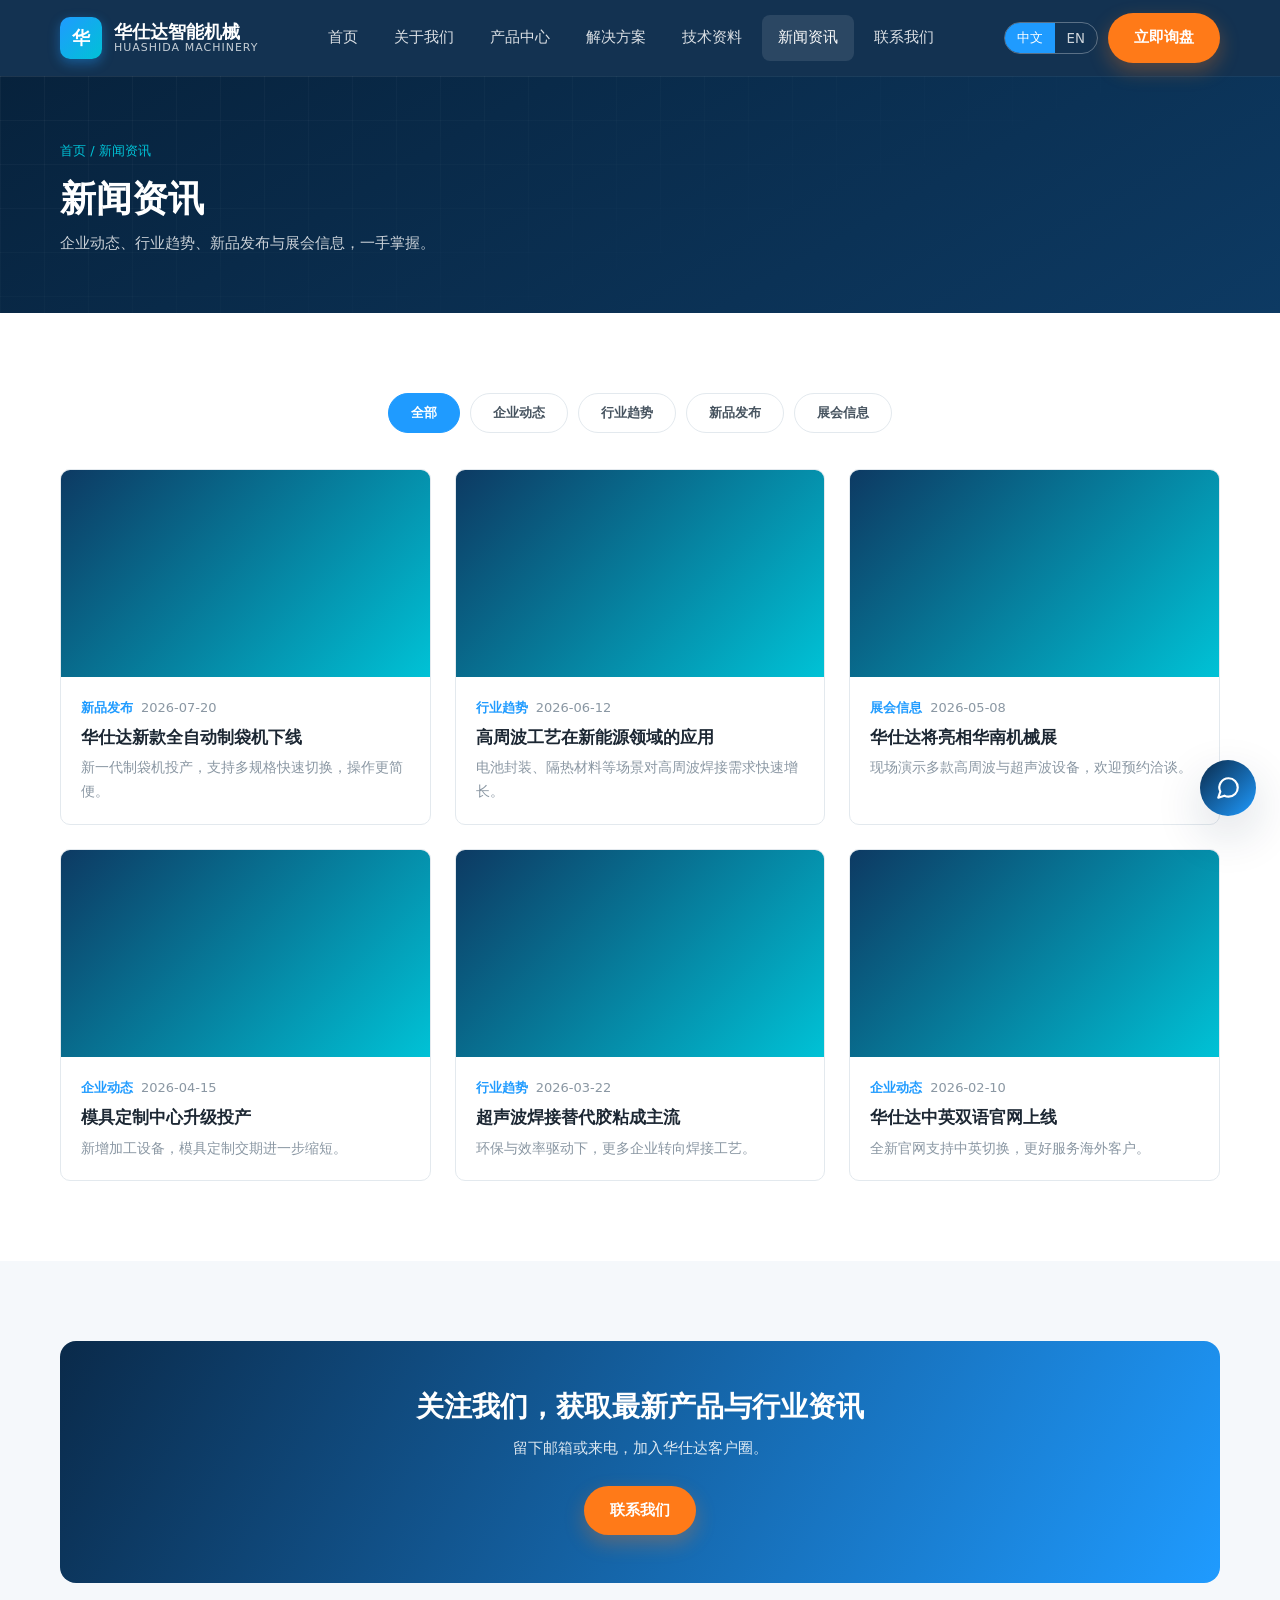
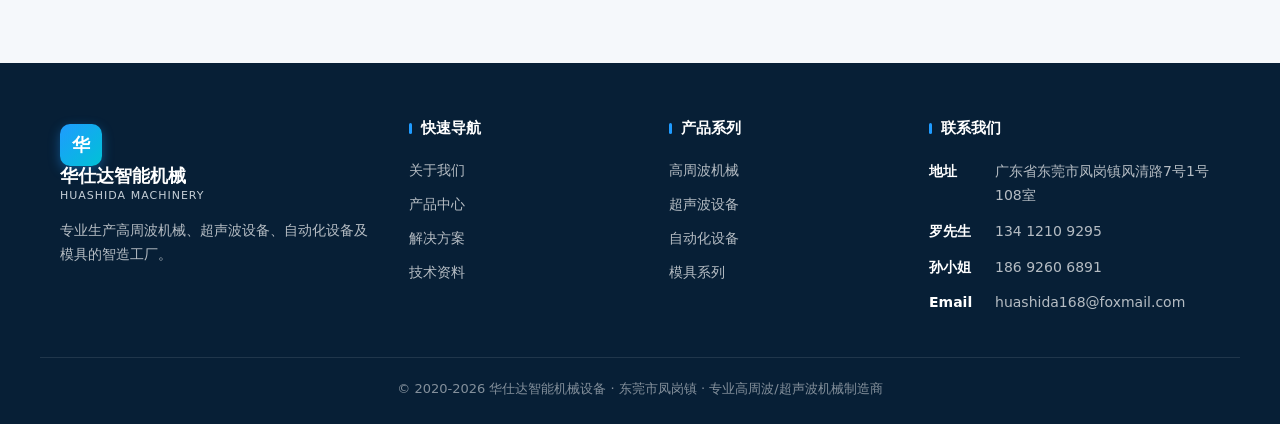
<file: news.html>
<!DOCTYPE html>
<html lang="zh-CN">
<head>
  <meta charset="UTF-8">
  <meta name="viewport" content="width=device-width, initial-scale=1.0">
  <title>新闻资讯 | 华仕达 — 企业动态/行业趋势/新品发布/展会</title>
  <meta name="keywords" content="华仕达新闻,机械行业趋势,高周波新品,华南机械展,超声波设备动态">
  <meta name="description" content="华仕达新闻资讯：企业动态、行业趋势、新品发布与展会信息，了解高周波/超声波设备最新进展。">
  <link rel="stylesheet" href="css/style.css">
</head>
<body class="lang-zh">

  <header class="site-header">
    <div class="container nav">
      <a class="brand" href="index.html">
        <span class="brand__logo">华</span>
        <span class="brand__name">华仕达智能机械<small>HUASHIDA MACHINERY</small></span>
      </a>
      <nav class="nav__menu" id="navMenu">
        <a href="index.html"><span data-zh>首页</span><span data-en>Home</span></a>
        <a href="about.html"><span data-zh>关于我们</span><span data-en>About</span></a>
        <a href="products.html"><span data-zh>产品中心</span><span data-en>Products</span></a>
        <a href="solutions.html"><span data-zh>解决方案</span><span data-en>Solutions</span></a>
        <a href="resources.html"><span data-zh>技术资料</span><span data-en>Resources</span></a>
        <a href="news.html" class="is-active"><span data-zh>新闻资讯</span><span data-en>News</span></a>
        <a href="contact.html"><span data-zh>联系我们</span><span data-en>Contact</span></a>
      </nav>
      <div class="nav__tools">
        <div class="lang-toggle" id="langToggle">
          <button data-lang="zh" class="is-active">中文</button>
          <button data-lang="en">EN</button>
        </div>
        <a href="contact.html" class="btn btn--accent"><span data-zh>立即询盘</span><span data-en>Inquiry</span></a>
        <button class="nav__toggle" id="navToggle" aria-label="菜单"><span></span><span></span><span></span></button>
      </div>
    </div>
  </header>

  <section class="page-hero">
    <div class="container">
      <div class="breadcrumb"><a href="index.html"><span data-zh>首页</span><span data-en>Home</span></a> / <span data-zh>新闻资讯</span><span data-en>News</span></div>
      <h1><span data-zh>新闻资讯</span><span data-en>News &amp; Updates</span></h1>
      <p><span data-zh>企业动态、行业趋势、新品发布与展会信息，一手掌握。</span><span data-en>Company news, trends, launches &amp; expos — all in one place.</span></p>
    </div>
  </section>

  <section class="section">
    <div class="container">
      <div class="tabs" id="newsTabs">
        <button class="tab-btn is-active" data-cat="all"><span data-zh>全部</span><span data-en>All</span></button>
        <button class="tab-btn" data-cat="company"><span data-zh>企业动态</span><span data-en>Company</span></button>
        <button class="tab-btn" data-cat="trend"><span data-zh>行业趋势</span><span data-en>Trends</span></button>
        <button class="tab-btn" data-cat="new"><span data-zh>新品发布</span><span data-en>New</span></button>
        <button class="tab-btn" data-cat="expo"><span data-zh>展会信息</span><span data-en>Expo</span></button>
      </div>

      <div class="news-grid" id="newsGrid">
        <div class="news-card" data-cat="new">
          <div class="news-card__thumb"></div>
          <div class="news-card__body">
            <div class="news-card__meta"><span class="tag"><span data-zh>新品发布</span><span data-en>New</span></span>2026-07-20</div>
            <h3><span data-zh>华仕达新款全自动制袋机下线</span><span data-en>New Auto Bag Maker</span></h3>
            <p><span data-zh>新一代制袋机投产，支持多规格快速切换，操作更简便。</span><span data-en>New bag maker supports fast multi-spec switching, easier to run.</span></p>
          </div>
        </div>
        <div class="news-card" data-cat="trend">
          <div class="news-card__thumb" style="background:linear-gradient(135deg,#1f9bff,#0d3a63)"></div>
          <div class="news-card__body">
            <div class="news-card__meta"><span class="tag"><span data-zh>行业趋势</span><span data-en>Trend</span></span>2026-06-12</div>
            <h3><span data-zh>高周波工艺在新能源领域的应用</span><span data-en>HF in New Energy</span></h3>
            <p><span data-zh>电池封装、隔热材料等场景对高周波焊接需求快速增长。</span><span data-en>Growing HF welding demand in battery packaging &amp; insulation.</span></p>
          </div>
        </div>
        <div class="news-card" data-cat="expo">
          <div class="news-card__thumb" style="background:linear-gradient(135deg,#123a5e,#00c2d6)"></div>
          <div class="news-card__body">
            <div class="news-card__meta"><span class="tag"><span data-zh>展会信息</span><span data-en>Expo</span></span>2026-05-08</div>
            <h3><span data-zh>华仕达将亮相华南机械展</span><span data-en>At S. China Expo</span></h3>
            <p><span data-zh>现场演示多款高周波与超声波设备，欢迎预约洽谈。</span><span data-en>Live demos of HF &amp; ultrasonic machines — book a meeting.</span></p>
          </div>
        </div>
        <div class="news-card" data-cat="company">
          <div class="news-card__thumb" style="background:linear-gradient(135deg,#0d3a63,#1f9bff)"></div>
          <div class="news-card__body">
            <div class="news-card__meta"><span class="tag"><span data-zh>企业动态</span><span data-en>Company</span></span>2026-04-15</div>
            <h3><span data-zh>模具定制中心升级投产</span><span data-en>Tooling Center Upgraded</span></h3>
            <p><span data-zh>新增加工设备，模具定制交期进一步缩短。</span><span data-en>New machining gear shortens custom mold lead time.</span></p>
          </div>
        </div>
        <div class="news-card" data-cat="trend">
          <div class="news-card__thumb" style="background:linear-gradient(135deg,#00c2d6,#123a5e)"></div>
          <div class="news-card__body">
            <div class="news-card__meta"><span class="tag"><span data-zh>行业趋势</span><span data-en>Trend</span></span>2026-03-22</div>
            <h3><span data-zh>超声波焊接替代胶粘成主流</span><span data-en>Ultrasonic Over Glue</span></h3>
            <p><span data-zh>环保与效率驱动下，更多企业转向焊接工艺。</span><span data-en>Eco &amp; efficiency push firms toward welding over glue.</span></p>
          </div>
        </div>
        <div class="news-card" data-cat="company">
          <div class="news-card__thumb" style="background:linear-gradient(135deg,#1f9bff,#00c2d6)"></div>
          <div class="news-card__body">
            <div class="news-card__meta"><span class="tag"><span data-zh>企业动态</span><span data-en>Company</span></span>2026-02-10</div>
            <h3><span data-zh>华仕达中英双语官网上线</span><span data-en>Bilingual Site Live</span></h3>
            <p><span data-zh>全新官网支持中英切换，更好服务海外客户。</span><span data-en>New bilingual site better serves overseas customers.</span></p>
          </div>
        </div>
      </div>
    </div>
  </section>

  <section class="section section--soft">
    <div class="container">
      <div class="cta-band">
        <h2><span data-zh>关注我们，获取最新产品与行业资讯</span><span data-en>Stay tuned for the latest</span></h2>
        <p><span data-zh>留下邮箱或来电，加入华仕达客户圈。</span><span data-en>Leave your email or call to join our customer network.</span></p>
        <a href="contact.html" class="btn btn--accent"><span data-zh>联系我们</span><span data-en>Contact Us</span></a>
      </div>
    </div>
  </section>

  <footer class="site-footer">
    <div class="container footer-grid">
      <div class="footer-about">
        <a class="brand" href="index.html" style="color:#fff">
          <span class="brand__logo">华</span>
          <span class="brand__name">华仕达智能机械<small>HUASHIDA MACHINERY</small></span>
        </a>
        <p><span data-zh>专业生产高周波机械、超声波设备、自动化设备及模具的智造工厂。</span><span data-en>A smart factory for HF machines, ultrasonic equipment, automation and tooling.</span></p>
      </div>
      <div>
        <h4><span data-zh>快速导航</span><span data-en>Navigation</span></h4>
        <a href="about.html"><span data-zh>关于我们</span><span data-en>About</span></a>
        <a href="products.html"><span data-zh>产品中心</span><span data-en>Products</span></a>
        <a href="solutions.html"><span data-zh>解决方案</span><span data-en>Solutions</span></a>
        <a href="resources.html"><span data-zh>技术资料</span><span data-en>Resources</span></a>
      </div>
      <div>
        <h4><span data-zh>产品系列</span><span data-en>Products</span></h4>
        <a href="products.html#hf"><span data-zh>高周波机械</span><span data-en>HF Machines</span></a>
        <a href="products.html#ultrasonic"><span data-zh>超声波设备</span><span data-en>Ultrasonic</span></a>
        <a href="products.html#auto"><span data-zh>自动化设备</span><span data-en>Automation</span></a>
        <a href="products.html#mold"><span data-zh>模具系列</span><span data-en>Tooling</span></a>
      </div>
      <div class="footer-contact">
        <h4><span data-zh>联系我们</span><span data-en>Contact</span></h4>
        <div class="row"><b><span data-zh>地址</span><span data-en>Addr</span></b><span><span data-zh>广东东莞凤岗镇</span><span data-en>Fenggang, Dongguan, GD</span></span></div>
        <div class="row"><b><span data-zh>罗先生</span><span data-en>Mr. Luo</span></b><span>134 1210 9295</span></div>
        <div class="row"><b><span data-zh>孙小姐</span><span data-en>Ms. Sun</span></b><span>186 9260 6891</span></div>
        <div class="row"><b>Email</b><span>huashida168@foxmail.com</span></div>
      </div>
    </div>
    <div class="container footer-bottom">
      <span data-zh>© 2020-2026 华仕达智能机械设备 · 东莞市凤岗镇 · 专业高周波/超声波机械制造商</span><span data-en>© 2020-2026 Huashida Machinery · Fenggang, Dongguan · HF/Ultrasonic Maker</span>
    </div>
  </footer>

  <button class="to-top" id="toTop" aria-label="返回顶部">↑</button>
  <div class="toast" id="toast"></div>
  <script src="js/cms.js"></script>
  <script src="js/main.js"></script>
</body>
</html>
</file>
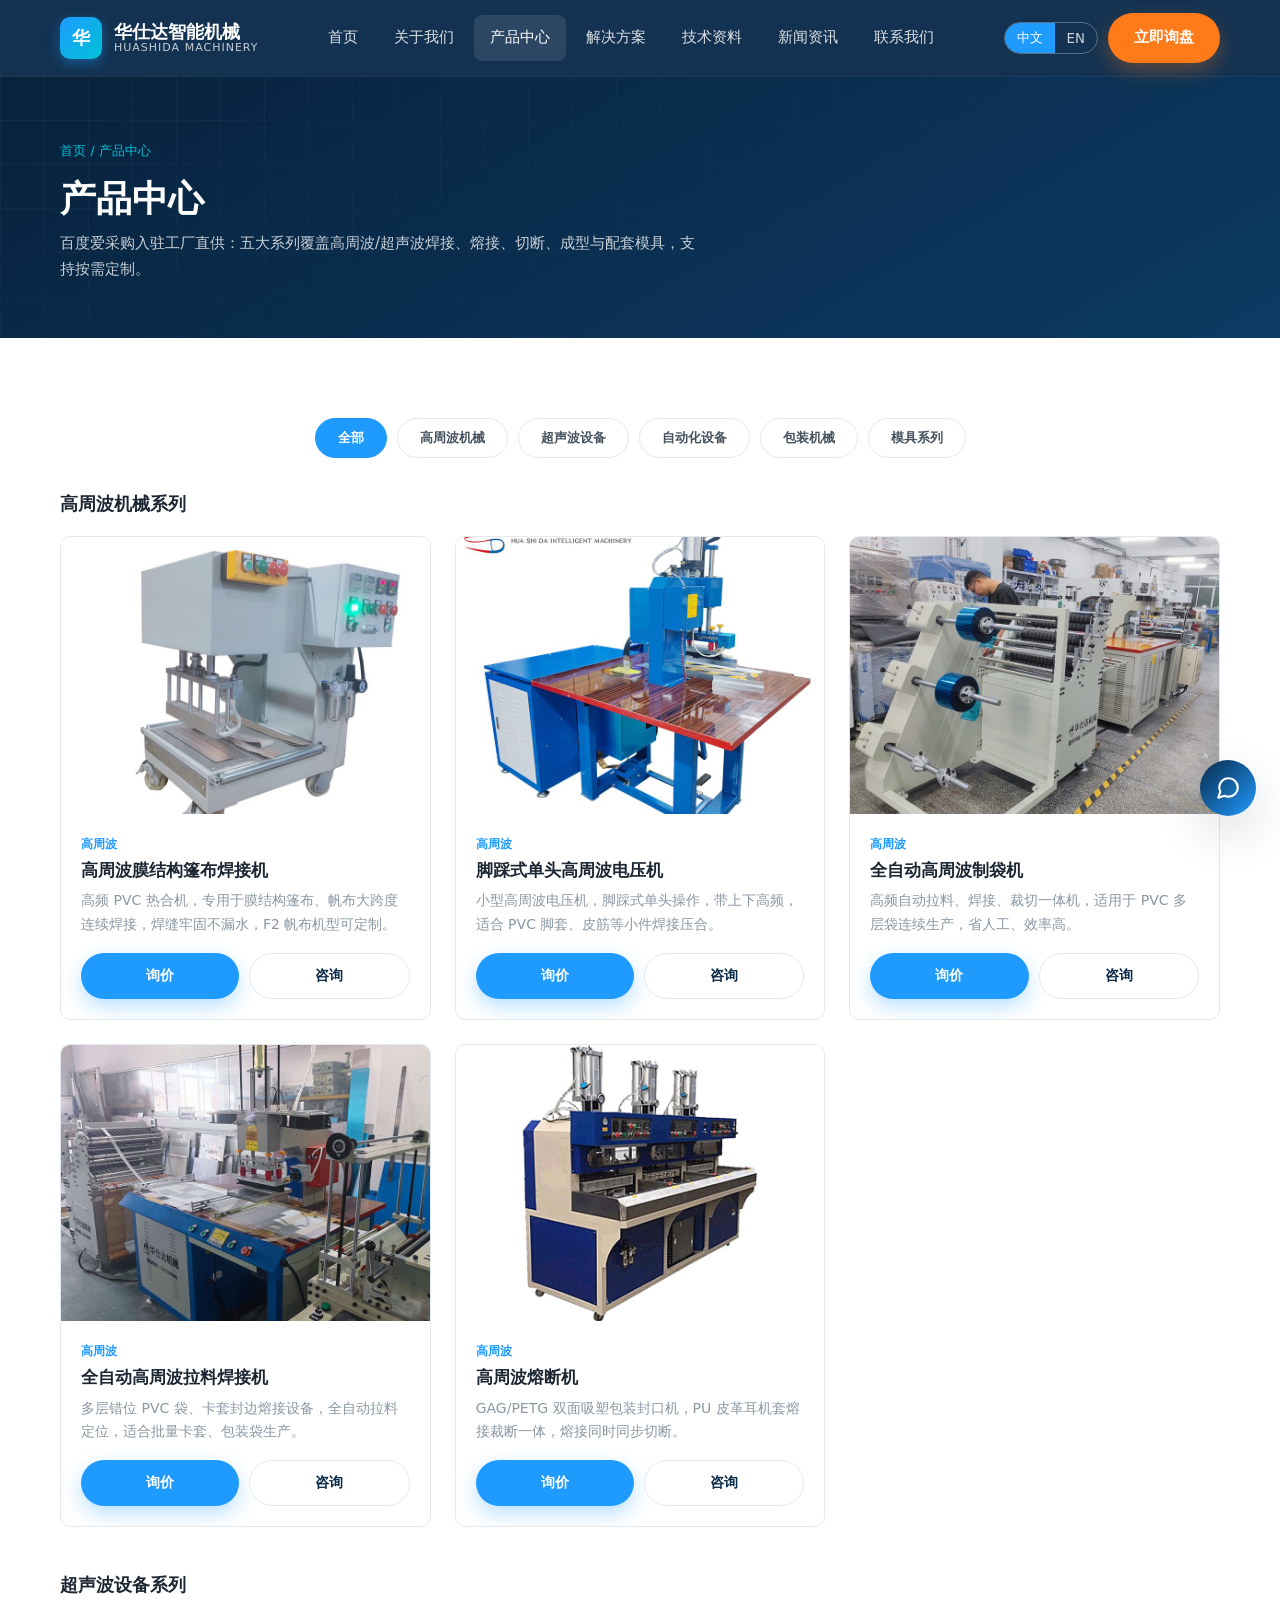
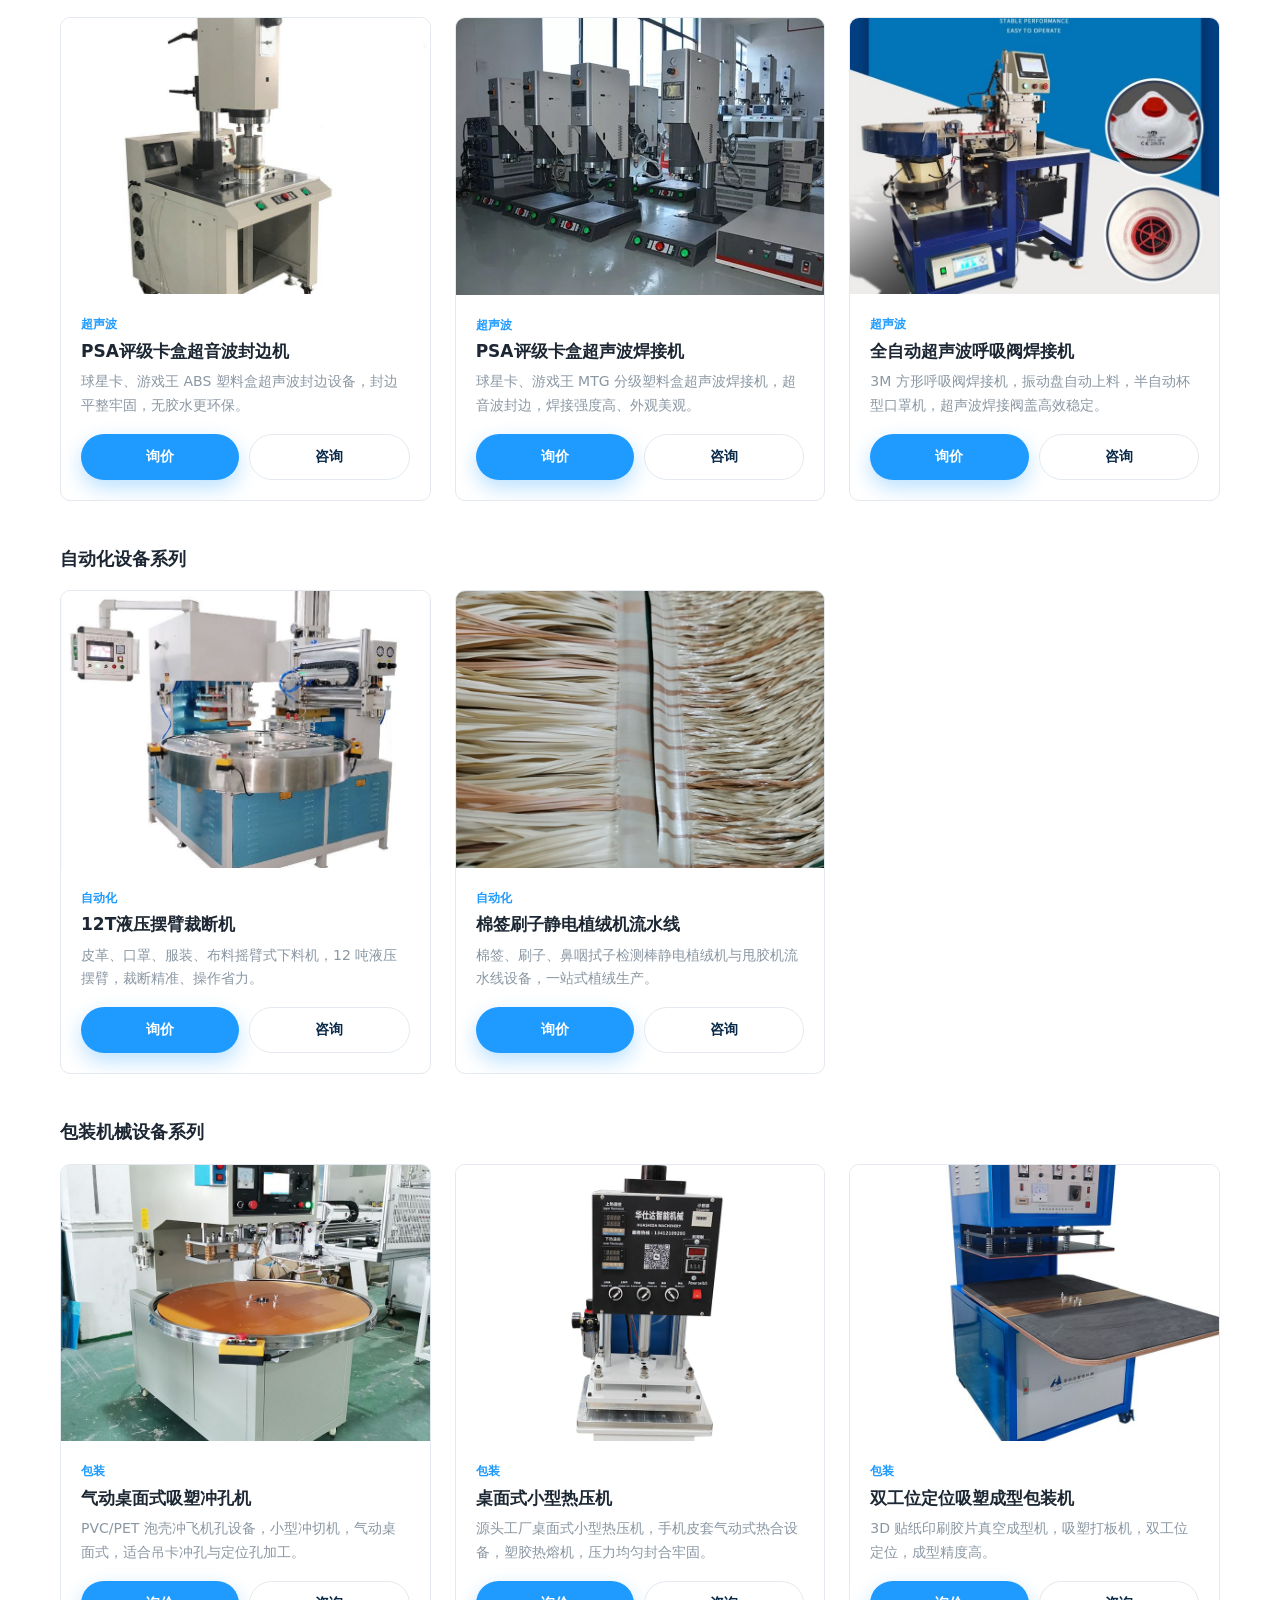
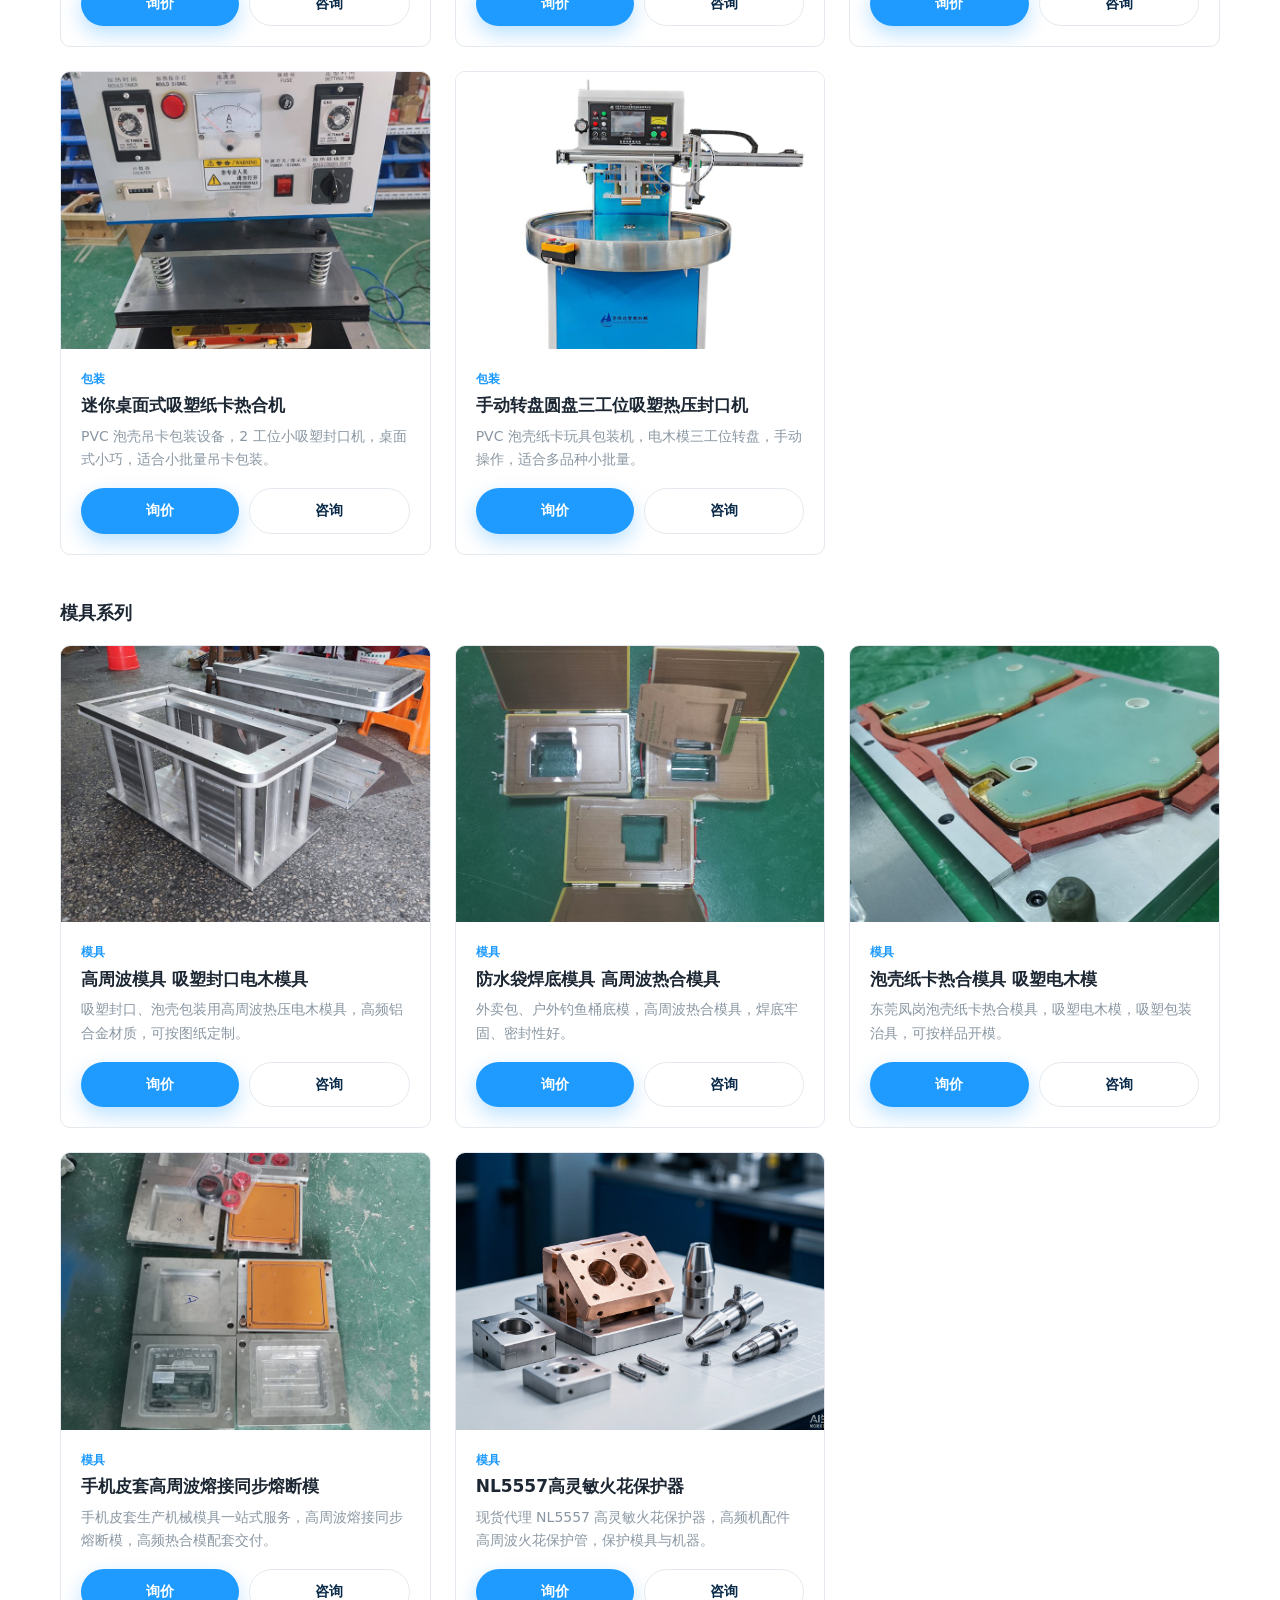
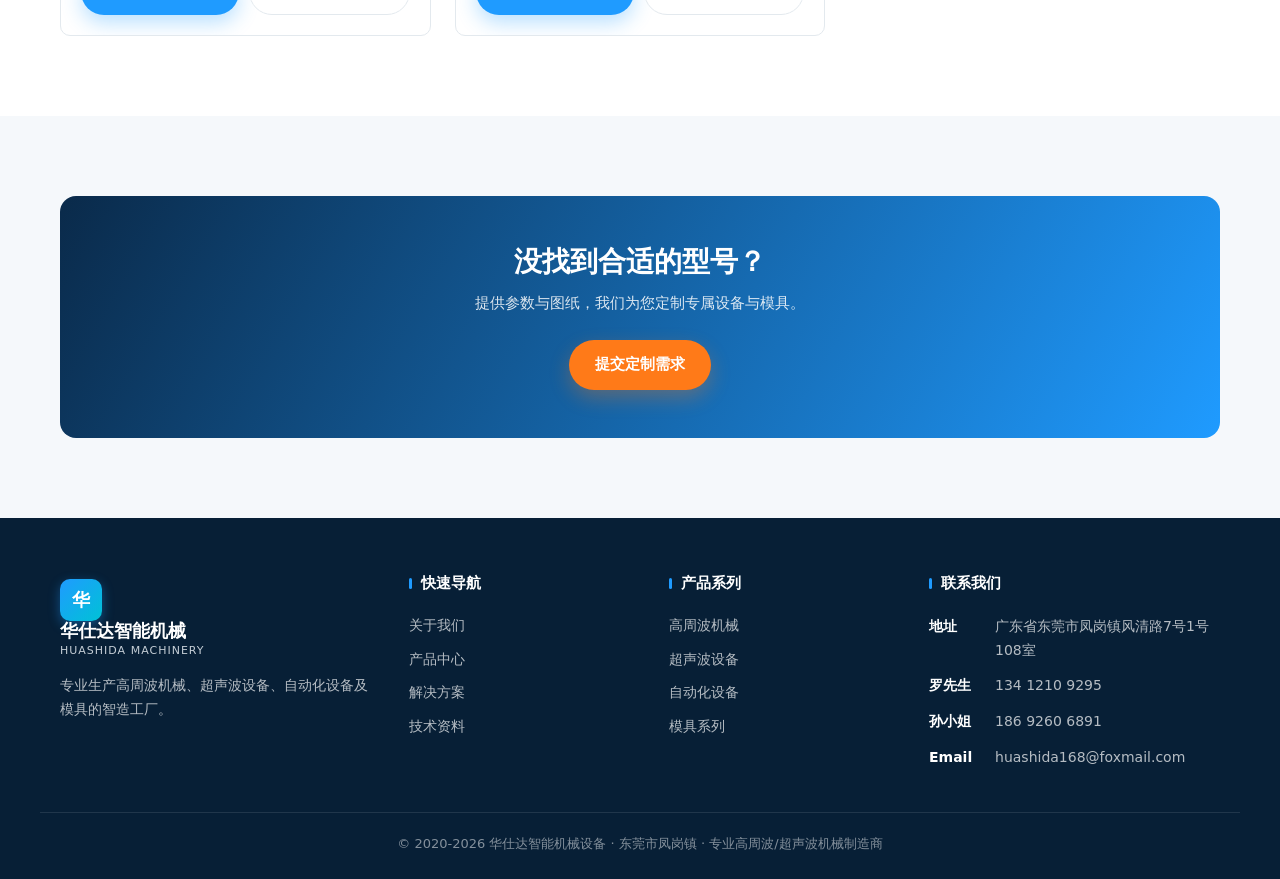
<file: products.html>
<!DOCTYPE html>
<html lang="zh-CN">
<head>
  <meta charset="UTF-8">
  <meta name="viewport" content="width=device-width, initial-scale=1.0">
  <title>产品中心 | 华仕达 — 高周波/超声波/自动化设备与模具</title>
  <meta name="keywords" content="高周波熔接机,帆布焊接机,熔断机,吸塑包装机,超声波塑料焊接机,全自动制袋机,高周波模具,电木模">
  <meta name="description" content="华仕达（百度爱采购入驻供应商）产品中心：高周波塑胶熔接机、吸塑包装封口机、高周波自动圆盘熔断机、高频热压机、超声波塑焊机、全自动PVC/PET圆筒成型机、旋熔/热板焊接机械及配套模具，工厂直供，支持定制与在线询价。">
  <link rel="stylesheet" href="css/style.css">
</head>
<body class="lang-zh">

  <header class="site-header">
    <div class="container nav">
      <a class="brand" href="index.html">
        <span class="brand__logo">华</span>
        <span class="brand__name">华仕达智能机械<small>HUASHIDA MACHINERY</small></span>
      </a>
      <nav class="nav__menu" id="navMenu">
        <a href="index.html"><span data-zh>首页</span><span data-en>Home</span></a>
        <a href="about.html"><span data-zh>关于我们</span><span data-en>About</span></a>
        <a href="products.html" class="is-active"><span data-zh>产品中心</span><span data-en>Products</span></a>
        <a href="solutions.html"><span data-zh>解决方案</span><span data-en>Solutions</span></a>
        <a href="resources.html"><span data-zh>技术资料</span><span data-en>Resources</span></a>
        <a href="news.html"><span data-zh>新闻资讯</span><span data-en>News</span></a>
        <a href="contact.html"><span data-zh>联系我们</span><span data-en>Contact</span></a>
      </nav>
      <div class="nav__tools">
        <div class="lang-toggle" id="langToggle">
          <button data-lang="zh" class="is-active">中文</button>
          <button data-lang="en">EN</button>
        </div>
        <a href="contact.html" class="btn btn--accent"><span data-zh>立即询盘</span><span data-en>Inquiry</span></a>
        <button class="nav__toggle" id="navToggle" aria-label="菜单"><span></span><span></span><span></span></button>
      </div>
    </div>
  </header>

  <section class="page-hero">
    <div class="container">
      <div class="breadcrumb"><a href="index.html"><span data-zh>首页</span><span data-en>Home</span></a> / <span data-zh>产品中心</span><span data-en>Products</span></div>
      <h1><span data-zh>产品中心</span><span data-en>Product Center</span></h1>
      <p><span data-zh>百度爱采购入驻工厂直供：五大系列覆盖高周波/超声波焊接、熔接、切断、成型与配套模具，支持按需定制。</span><span data-en>Factory-direct on Baidu AiProcurement: five lines of HF/ultrasonic welding, cutting, forming &amp; tooling — customizable.</span></p>
    </div>
  </section>

  <section class="section">
    <div class="container">
      <div class="tabs" id="prodTabs">
        <button class="tab-btn is-active" data-cat="all"><span data-zh>全部</span><span data-en>All</span></button>
        <button class="tab-btn" data-cat="hf"><span data-zh>高周波机械</span><span data-en>HF Machines</span></button>
        <button class="tab-btn" data-cat="ultrasonic"><span data-zh>超声波设备</span><span data-en>Ultrasonic</span></button>
        <button class="tab-btn" data-cat="auto"><span data-zh>自动化设备</span><span data-en>Automation</span></button>
        <button class="tab-btn" data-cat="pack"><span data-zh>包装机械</span><span data-en>Packaging</span></button>
        <button class="tab-btn" data-cat="mold"><span data-zh>模具系列</span><span data-en>Tooling</span></button>
      </div>

      <!-- 高周波机械 -->
      <h3 id="hf" data-cat="hf" style="margin:8px 0 20px;scroll-margin-top:90px"><span data-zh>高周波机械系列</span><span data-en>HF Machine Series</span></h3>
      <div class="product-grid" data-grid="hf">
        <div class="product-card" data-cat="hf">
          <div class="product-card__thumb"><svg viewBox="0 0 320 240" preserveAspectRatio="none"><rect width="320" height="240" fill="#0d3a63"/><rect x="60" y="60" width="200" height="120" rx="10" fill="#1f9bff" opacity=".35"/><circle cx="160" cy="120" r="26" fill="#00c2d6"/></svg></div>
          <div class="product-card__body">
            <span class="cat-tag"><span data-zh>高周波</span><span data-en>HF</span></span>
            <h3><span data-zh>高周波熔接机</span><span data-en>HF Welding Machine</span></h3>
            <p><span data-zh>高周波塑胶熔接机，用于 PVC、皮革、吸塑等材料熔接压花，出力稳定、能耗低，爱采购热销机型。</span><span data-en>HF plastic welder for PVC/leather/blister embossing — stable output, low energy; a best-seller on AiProcurement.</span></p>
            <div class="actions">
              <button class="btn btn--primary" data-inquiry="高周波熔接机 | HF Welding Machine"><span data-zh>询价</span><span data-en>Quote</span></button>
              <a class="btn btn--ghost" href="contact.html"><span data-zh>咨询</span><span data-en>Ask</span></a>
            </div>
          </div>
        </div>
        <div class="product-card" data-cat="hf">
          <div class="product-card__thumb"><svg viewBox="0 0 320 240" preserveAspectRatio="none"><rect width="320" height="240" fill="#123a5e"/><path d="M50 170 L120 70 L190 170 Z" fill="#1f9bff" opacity=".3"/><path d="M150 170 L220 80 L290 170 Z" fill="#00c2d6" opacity=".4"/></svg></div>
          <div class="product-card__body">
            <span class="cat-tag"><span data-zh>高周波</span><span data-en>HF</span></span>
            <h3><span data-zh>帆布焊接机</span><span data-en>Canvas Welder</span></h3>
            <p><span data-zh>高周波帆布焊接机，专用于篷布、泳池罩、防水布、广告布等大尺寸连续焊接，焊缝牢固不漏水。</span><span data-en>HF canvas welder for tarps, pool covers &amp; large waterproof fabrics — strong, leak-proof seams.</span></p>
            <div class="actions">
              <button class="btn btn--primary" data-inquiry="帆布焊接机 | Canvas Welder"><span data-zh>询价</span><span data-en>Quote</span></button>
              <a class="btn btn--ghost" href="contact.html"><span data-zh>咨询</span><span data-en>Ask</span></a>
            </div>
          </div>
        </div>
        <div class="product-card" data-cat="hf">
          <div class="product-card__thumb"><svg viewBox="0 0 320 240" preserveAspectRatio="none"><rect width="320" height="240" fill="#0d3a63"/><rect x="80" y="50" width="160" height="140" rx="8" fill="#1f9bff" opacity=".25"/><line x1="80" y1="120" x2="240" y2="120" stroke="#ff7a18" stroke-width="4"/></svg></div>
          <div class="product-card__body">
            <span class="cat-tag"><span data-zh>高周波</span><span data-en>HF</span></span>
            <h3><span data-zh>高周波熔断机</span><span data-en>HF Cutting Machine</span></h3>
            <p><span data-zh>高周波自动圆盘熔断机，熔接同时同步切断，适合文具、包装、皮具等异形裁切，批量生产更高效。</span><span data-en>Auto rotary HF cutting machine — weld &amp; cut in one, ideal for stationery, packaging &amp; leather shapes.</span></p>
            <div class="actions">
              <button class="btn btn--primary" data-inquiry="高周波熔断机 | HF Cutting Machine"><span data-zh>询价</span><span data-en>Quote</span></button>
              <a class="btn btn--ghost" href="contact.html"><span data-zh>咨询</span><span data-en>Ask</span></a>
            </div>
          </div>
        </div>
        <div class="product-card" data-cat="hf">
          <div class="product-card__thumb"><svg viewBox="0 0 320 240" preserveAspectRatio="none"><rect width="320" height="240" fill="#123a5e"/><rect x="70" y="80" width="180" height="90" rx="10" fill="#00c2d6" opacity=".35"/><rect x="100" y="95" width="120" height="60" rx="6" fill="#0d3a63"/></svg></div>
          <div class="product-card__body">
            <span class="cat-tag"><span data-zh>高周波</span><span data-en>HF</span></span>
            <h3><span data-zh>吸塑包装封口机</span><span data-en>Blister Sealer</span></h3>
            <p><span data-zh>吸塑包装封口机，适用于日用品、电子、五金、食品等吸塑泡壳热压封口，封口平整、良率高。</span><span data-en>Blister sealer for goods, electronics, hardware &amp; food — neat seals, high yield.</span></p>
            <div class="actions">
              <button class="btn btn--primary" data-inquiry="吸塑包装机 | Blister Packer"><span data-zh>询价</span><span data-en>Quote</span></button>
              <a class="btn btn--ghost" href="contact.html"><span data-zh>咨询</span><span data-en>Ask</span></a>
            </div>
          </div>
        </div>
      </div>

      <!-- 超声波设备 -->
      <h3 id="ultrasonic" data-cat="ultrasonic" style="margin:48px 0 20px;scroll-margin-top:90px"><span data-zh>超声波设备系列</span><span data-en>Ultrasonic Series</span></h3>
      <div class="product-grid" data-grid="ultrasonic">
        <div class="product-card" data-cat="ultrasonic">
          <div class="product-card__thumb"><svg viewBox="0 0 320 240" preserveAspectRatio="none"><rect width="320" height="240" fill="#0d3a63"/><circle cx="160" cy="120" r="50" fill="none" stroke="#1f9bff" stroke-width="3" opacity=".6"/><circle cx="160" cy="120" r="26" fill="#00c2d6"/></svg></div>
          <div class="product-card__body">
            <span class="cat-tag"><span data-zh>超声波</span><span data-en>Ultrasonic</span></span>
            <h3><span data-zh>超声波塑料焊接机</span><span data-en>Ultrasonic Plastic Welder</span></h3>
            <p><span data-zh>超声波塑焊机，用于 ABS、PP、PVC 等塑胶件精密焊接，免胶水、无污染，焊接强度高。</span><span data-en>Ultrasonic plastic welder for ABS/PP/PVC — glue-free, clean, high-strength joints.</span></p>
            <div class="actions">
              <button class="btn btn--primary" data-inquiry="超声波塑料焊接机 | Ultrasonic Plastic Welder"><span data-zh>询价</span><span data-en>Quote</span></button>
              <a class="btn btn--ghost" href="contact.html"><span data-zh>咨询</span><span data-en>Ask</span></a>
            </div>
          </div>
        </div>
        <div class="product-card" data-cat="ultrasonic">
          <div class="product-card__thumb"><svg viewBox="0 0 320 240" preserveAspectRatio="none"><rect width="320" height="240" fill="#123a5e"/><rect x="120" y="70" width="80" height="100" rx="8" fill="#1f9bff" opacity=".35"/><circle cx="160" cy="120" r="14" fill="#ff7a18"/></svg></div>
          <div class="product-card__body">
            <span class="cat-tag"><span data-zh>超声波</span><span data-en>Ultrasonic</span></span>
            <h3><span data-zh>超声波点焊机</span><span data-en>Ultrasonic Spot Welder</span></h3>
            <p><span data-zh>手持式超声波点焊机，适合汽车内饰、无纺布、服饰压花等局部焊接，轻便灵活。</span><span data-en>Handheld ultrasonic spot welder for auto interiors, non-woven &amp; lace embossing — light &amp; flexible.</span></p>
            <div class="actions">
              <button class="btn btn--primary" data-inquiry="超声波点焊机 | Ultrasonic Spot Welder"><span data-zh>询价</span><span data-en>Quote</span></button>
              <a class="btn btn--ghost" href="contact.html"><span data-zh>咨询</span><span data-en>Ask</span></a>
            </div>
          </div>
        </div>
      </div>

      <!-- 自动化设备 -->
      <h3 id="auto" data-cat="auto" style="margin:48px 0 20px;scroll-margin-top:90px"><span data-zh>自动化设备系列</span><span data-en>Automation Series</span></h3>
      <div class="product-grid" data-grid="auto">
        <div class="product-card" data-cat="auto">
          <div class="product-card__thumb"><svg viewBox="0 0 320 240" preserveAspectRatio="none"><rect width="320" height="240" fill="#0d3a63"/><rect x="40" y="100" width="240" height="14" rx="7" fill="#103a5e"/><rect x="80" y="76" width="40" height="24" rx="4" fill="#1f9bff"/><rect x="180" y="76" width="40" height="24" rx="4" fill="#00c2d6"/></svg></div>
          <div class="product-card__body">
            <span class="cat-tag"><span data-zh>自动化</span><span data-en>Auto</span></span>
            <h3><span data-zh>全自动制袋机</span><span data-en>Auto Bag Maker</span></h3>
            <p><span data-zh>全自动制袋机（含全自动 PVC/PET 圆筒成型机），软包装袋高速成型，多规格快速切换，省人工。</span><span data-en>Auto bag maker incl. PVC/PET tube forming — high-speed, multi-spec, labor-saving.</span></p>
            <div class="actions">
              <button class="btn btn--primary" data-inquiry="全自动制袋机 | Auto Bag Maker"><span data-zh>询价</span><span data-en>Quote</span></button>
              <a class="btn btn--ghost" href="contact.html"><span data-zh>咨询</span><span data-en>Ask</span></a>
            </div>
          </div>
        </div>
        <div class="product-card" data-cat="auto">
          <div class="product-card__thumb"><svg viewBox="0 0 320 240" preserveAspectRatio="none"><rect width="320" height="240" fill="#123a5e"/><rect x="60" y="80" width="200" height="80" rx="8" fill="#1f9bff" opacity=".3"/><line x1="60" y1="120" x2="260" y2="120" stroke="#c5ced6" stroke-width="3"/></svg></div>
          <div class="product-card__body">
            <span class="cat-tag"><span data-zh>自动化</span><span data-en>Auto</span></span>
            <h3><span data-zh>自动门帘机</span><span data-en>Auto Door/Curtain Machine</span></h3>
            <p><span data-zh>自动门帘机，用于 PVC 软门帘、磁吸门帘的焊接与裁切成型，连续作业稳定。</span><span data-en>Auto strip-curtain machine for welding &amp; cutting PVC doors — steady continuous run.</span></p>
            <div class="actions">
              <button class="btn btn--primary" data-inquiry="自动门帘机 | Auto Door Machine"><span data-zh>询价</span><span data-en>Quote</span></button>
              <a class="btn btn--ghost" href="contact.html"><span data-zh>咨询</span><span data-en>Ask</span></a>
            </div>
          </div>
        </div>
      </div>

      <!-- 包装机械 -->
      <h3 id="pack" data-cat="pack" style="margin:48px 0 20px;scroll-margin-top:90px"><span data-zh>包装机械设备系列</span><span data-en>Packaging Series</span></h3>
      <div class="product-grid" data-grid="pack">
        <div class="product-card" data-cat="pack">
          <div class="product-card__thumb"><svg viewBox="0 0 320 240" preserveAspectRatio="none"><rect width="320" height="240" fill="#0d3a63"/><rect x="90" y="90" width="140" height="80" rx="8" fill="#00c2d6" opacity=".35"/><path d="M90 110 h140" stroke="#fff" stroke-width="2" opacity=".4"/></svg></div>
          <div class="product-card__body">
            <span class="cat-tag"><span data-zh>包装</span><span data-en>Pack</span></span>
            <h3><span data-zh>热压封口机</span><span data-en>Heat Sealer</span></h3>
            <p><span data-zh>高频热压机（含桌面式小型热压机），用于软包装、礼品盒、皮革压合封口，压力均匀、密封牢固。</span><span data-en>HF heat presser incl. bench-top model — even pressure, firm seals for packaging &amp; leather.</span></p>
            <div class="actions">
              <button class="btn btn--primary" data-inquiry="热压封口机 | Heat Sealer"><span data-zh>询价</span><span data-en>Quote</span></button>
              <a class="btn btn--ghost" href="contact.html"><span data-zh>咨询</span><span data-en>Ask</span></a>
            </div>
          </div>
        </div>
      </div>

      <!-- 模具系列 -->
      <h3 id="mold" data-cat="mold" style="margin:48px 0 20px;scroll-margin-top:90px"><span data-zh>模具系列</span><span data-en>Tooling Series</span></h3>
      <div class="product-grid" data-grid="mold">
        <div class="product-card" data-cat="mold">
          <div class="product-card__thumb"><svg viewBox="0 0 320 240" preserveAspectRatio="none"><rect width="320" height="240" fill="#123a5e"/><rect x="100" y="80" width="120" height="100" rx="8" fill="#1f9bff" opacity=".3"/><rect x="130" y="105" width="60" height="50" rx="4" fill="#0d3a63"/></svg></div>
          <div class="product-card__body">
            <span class="cat-tag"><span data-zh>模具</span><span data-en>Mold</span></span>
            <h3><span data-zh>高周波模具</span><span data-en>HF Mold</span></h3>
            <p><span data-zh>高周波模具，按产品图纸定制铜模/铝模，精度高、寿命长，与设备配套交付。</span><span data-en>HF molds — custom copper/aluminum tooling, precise &amp; durable, matched to your machine.</span></p>
            <div class="actions">
              <button class="btn btn--primary" data-inquiry="高周波模具 | HF Mold"><span data-zh>询价</span><span data-en>Quote</span></button>
              <a class="btn btn--ghost" href="contact.html"><span data-zh>咨询</span><span data-en>Ask</span></a>
            </div>
          </div>
        </div>
        <div class="product-card" data-cat="mold">
          <div class="product-card__thumb"><svg viewBox="0 0 320 240" preserveAspectRatio="none"><rect width="320" height="240" fill="#0d3a63"/><circle cx="160" cy="120" r="46" fill="#00c2d6" opacity=".3"/><circle cx="160" cy="120" r="20" fill="#1f9bff"/></svg></div>
          <div class="product-card__body">
            <span class="cat-tag"><span data-zh>模具</span><span data-en>Mold</span></span>
            <h3><span data-zh>超声波模具（焊头）</span><span data-en>Ultrasonic Horn</span></h3>
            <p><span data-zh>超声波焊头（模具），钛/铝合金定制，频率精准、振幅均匀，匹配不同焊接工艺。</span><span data-en>Ultrasonic horns — titanium/aluminum, precise frequency &amp; even amplitude for your process.</span></p>
            <div class="actions">
              <button class="btn btn--primary" data-inquiry="超声波焊头 | Ultrasonic Horn"><span data-zh>询价</span><span data-en>Quote</span></button>
              <a class="btn btn--ghost" href="contact.html"><span data-zh>咨询</span><span data-en>Ask</span></a>
            </div>
          </div>
        </div>
        <div class="product-card" data-cat="mold">
          <div class="product-card__thumb"><svg viewBox="0 0 320 240" preserveAspectRatio="none"><rect width="320" height="240" fill="#123a5e"/><rect x="110" y="85" width="100" height="90" rx="6" fill="#c5ced6" opacity=".5"/><rect x="135" y="110" width="50" height="40" rx="3" fill="#0d3a63"/></svg></div>
          <div class="product-card__body">
            <span class="cat-tag"><span data-zh>模具</span><span data-en>Mold</span></span>
            <h3><span data-zh>电木模具</span><span data-en>Bakelite Mold</span></h3>
            <p><span data-zh>电木模具，高周波配套耐热电木模，性能稳定、成本低，适合批量压合。</span><span data-en>Bakelite molds for HF — heat-resistant, stable &amp; cost-effective for volume runs.</span></p>
            <div class="actions">
              <button class="btn btn--primary" data-inquiry="电木模具 | Bakelite Mold"><span data-zh>询价</span><span data-en>Quote</span></button>
              <a class="btn btn--ghost" href="contact.html"><span data-zh>咨询</span><span data-en>Ask</span></a>
            </div>
          </div>
        </div>
      </div>
    </div>
  </section>

  <section class="section section--soft">
    <div class="container">
      <div class="cta-band">
        <h2><span data-zh>没找到合适的型号？</span><span data-en>Can't find the right model?</span></h2>
        <p><span data-zh>提供参数与图纸，我们为您定制专属设备与模具。</span><span data-en>Send specs &amp; drawings — we'll customize for you.</span></p>
        <a href="contact.html" class="btn btn--accent"><span data-zh>提交定制需求</span><span data-en>Custom Request</span></a>
      </div>
    </div>
  </section>

  <footer class="site-footer">
    <div class="container footer-grid">
      <div class="footer-about">
        <a class="brand" href="index.html" style="color:#fff">
          <span class="brand__logo">华</span>
          <span class="brand__name">华仕达智能机械<small>HUASHIDA MACHINERY</small></span>
        </a>
        <p><span data-zh>专业生产高周波机械、超声波设备、自动化设备及模具的智造工厂。</span><span data-en>A smart factory for HF machines, ultrasonic equipment, automation and tooling.</span></p>
      </div>
      <div>
        <h4><span data-zh>快速导航</span><span data-en>Navigation</span></h4>
        <a href="about.html"><span data-zh>关于我们</span><span data-en>About</span></a>
        <a href="products.html"><span data-zh>产品中心</span><span data-en>Products</span></a>
        <a href="solutions.html"><span data-zh>解决方案</span><span data-en>Solutions</span></a>
        <a href="resources.html"><span data-zh>技术资料</span><span data-en>Resources</span></a>
      </div>
      <div>
        <h4><span data-zh>产品系列</span><span data-en>Products</span></h4>
        <a href="products.html#hf"><span data-zh>高周波机械</span><span data-en>HF Machines</span></a>
        <a href="products.html#ultrasonic"><span data-zh>超声波设备</span><span data-en>Ultrasonic</span></a>
        <a href="products.html#auto"><span data-zh>自动化设备</span><span data-en>Automation</span></a>
        <a href="products.html#mold"><span data-zh>模具系列</span><span data-en>Tooling</span></a>
      </div>
      <div class="footer-contact">
        <h4><span data-zh>联系我们</span><span data-en>Contact</span></h4>
        <div class="row"><b><span data-zh>地址</span><span data-en>Addr</span></b><span><span data-zh>广东东莞凤岗镇</span><span data-en>Fenggang, Dongguan, GD</span></span></div>
        <div class="row"><b><span data-zh>罗先生</span><span data-en>Mr. Luo</span></b><span>134 1210 9295</span></div>
        <div class="row"><b><span data-zh>孙小姐</span><span data-en>Ms. Sun</span></b><span>186 9260 6891</span></div>
        <div class="row"><b>Email</b><span>huashida168@foxmail.com</span></div>
      </div>
    </div>
    <div class="container footer-bottom">
      <span data-zh>© 2020-2026 华仕达智能机械设备 · 东莞市凤岗镇 · 专业高周波/超声波机械制造商</span><span data-en>© 2020-2026 Huashida Machinery · Fenggang, Dongguan · HF/Ultrasonic Maker</span>
    </div>
  </footer>

  <div class="modal-mask" id="inquiryModal">
    <div class="modal">
      <button class="modal__close" data-close="inquiryModal">&times;</button>
      <h3><span data-zh>产品询盘</span><span data-en>Product Inquiry</span></h3>
      <p class="sub"><span data-zh>留下联系方式，我们尽快与您对接。</span><span data-en>Leave your contact — we'll reach you soon.</span></p>
      <span class="prod-name" id="modalProdName"></span>
      <form id="inquiryForm">
        <div class="field"><label><span data-zh>姓名</span><span data-en>Name</span> <span class="req">*</span></label><input name="name" required></div>
        <div class="field"><label><span data-zh>电话/微信</span><span data-en>Phone</span> <span class="req">*</span></label><input name="phone" required></div>
        <div class="field"><label><span data-zh>需求说明</span><span data-en>Requirement</span></label><textarea name="msg"></textarea></div>
        <button type="submit" class="btn btn--primary btn--block"><span data-zh>提交询盘</span><span data-en>Submit</span></button>
      </form>
    </div>
  </div>

  <button class="to-top" id="toTop" aria-label="返回顶部">↑</button>
  <div class="toast" id="toast"></div>
  <script src="js/cms.js"></script>
  <script src="js/main.js"></script>
</body>
</html>
</file>
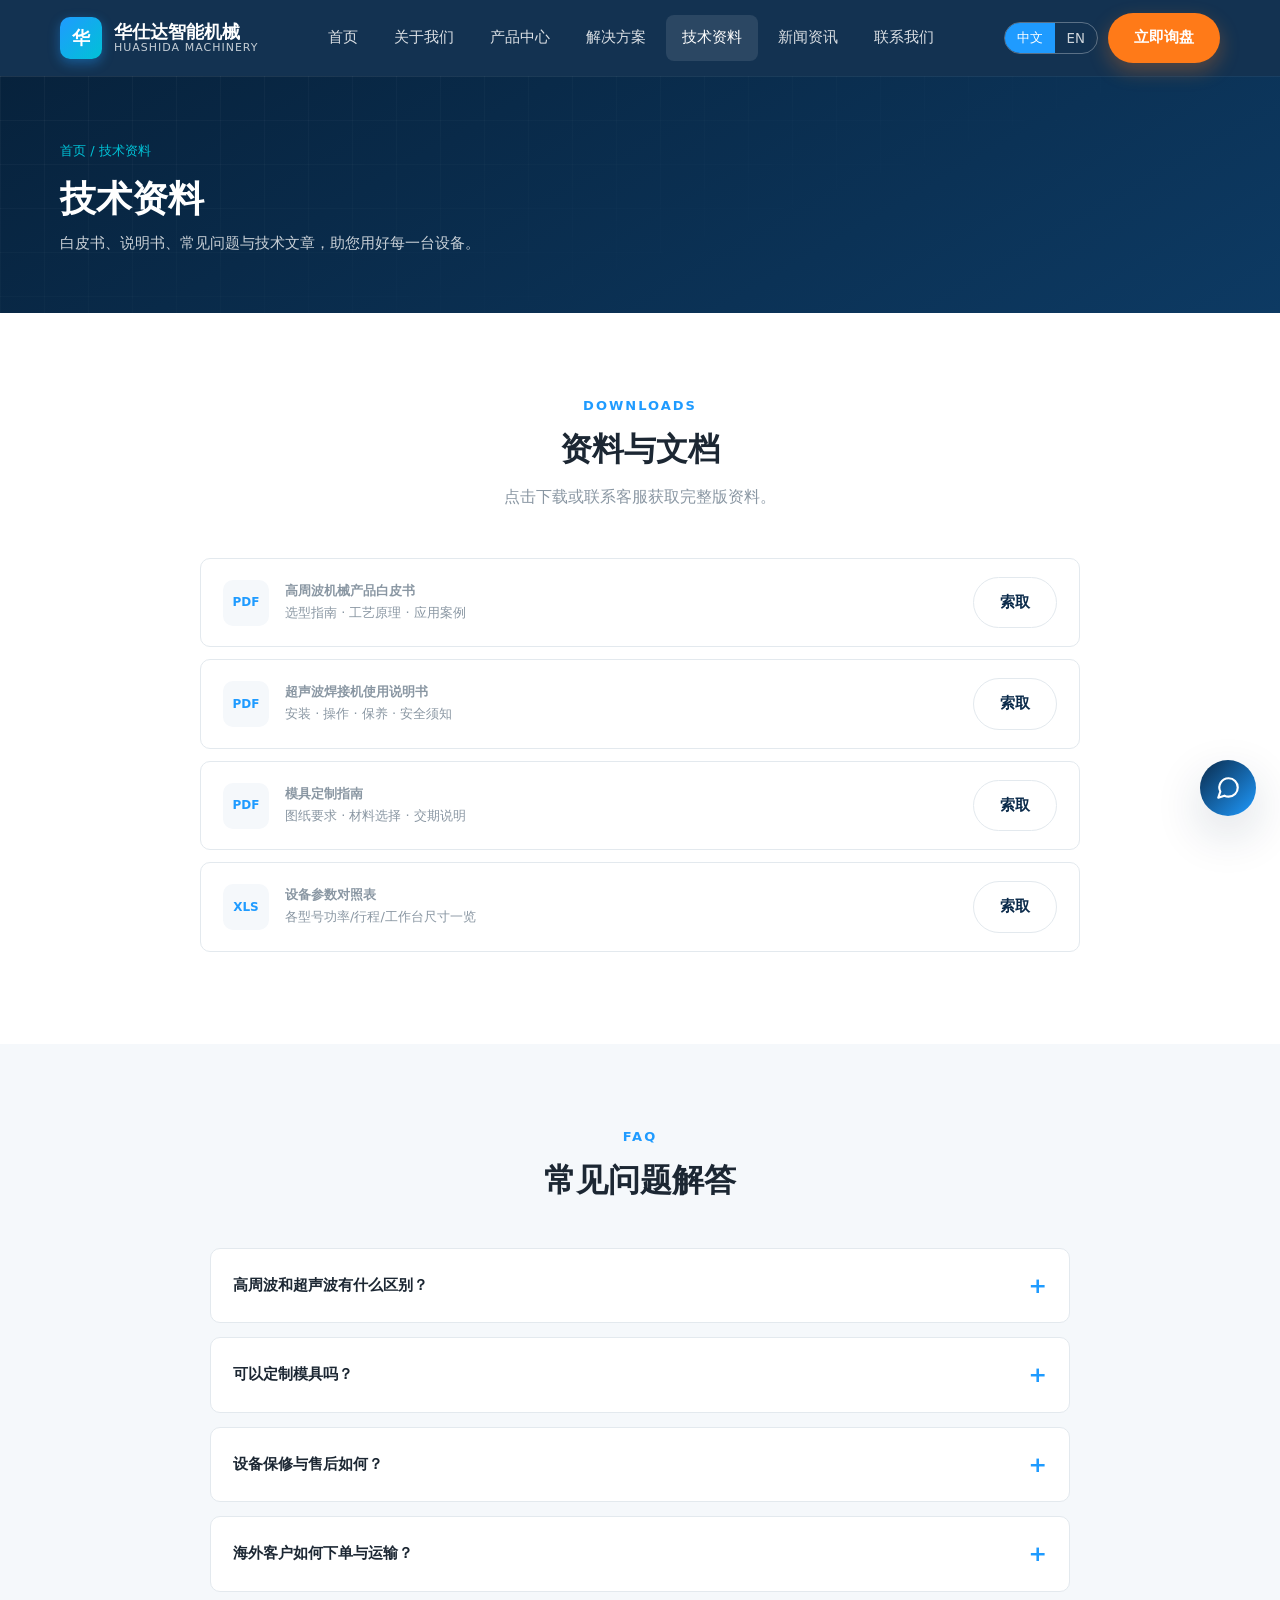
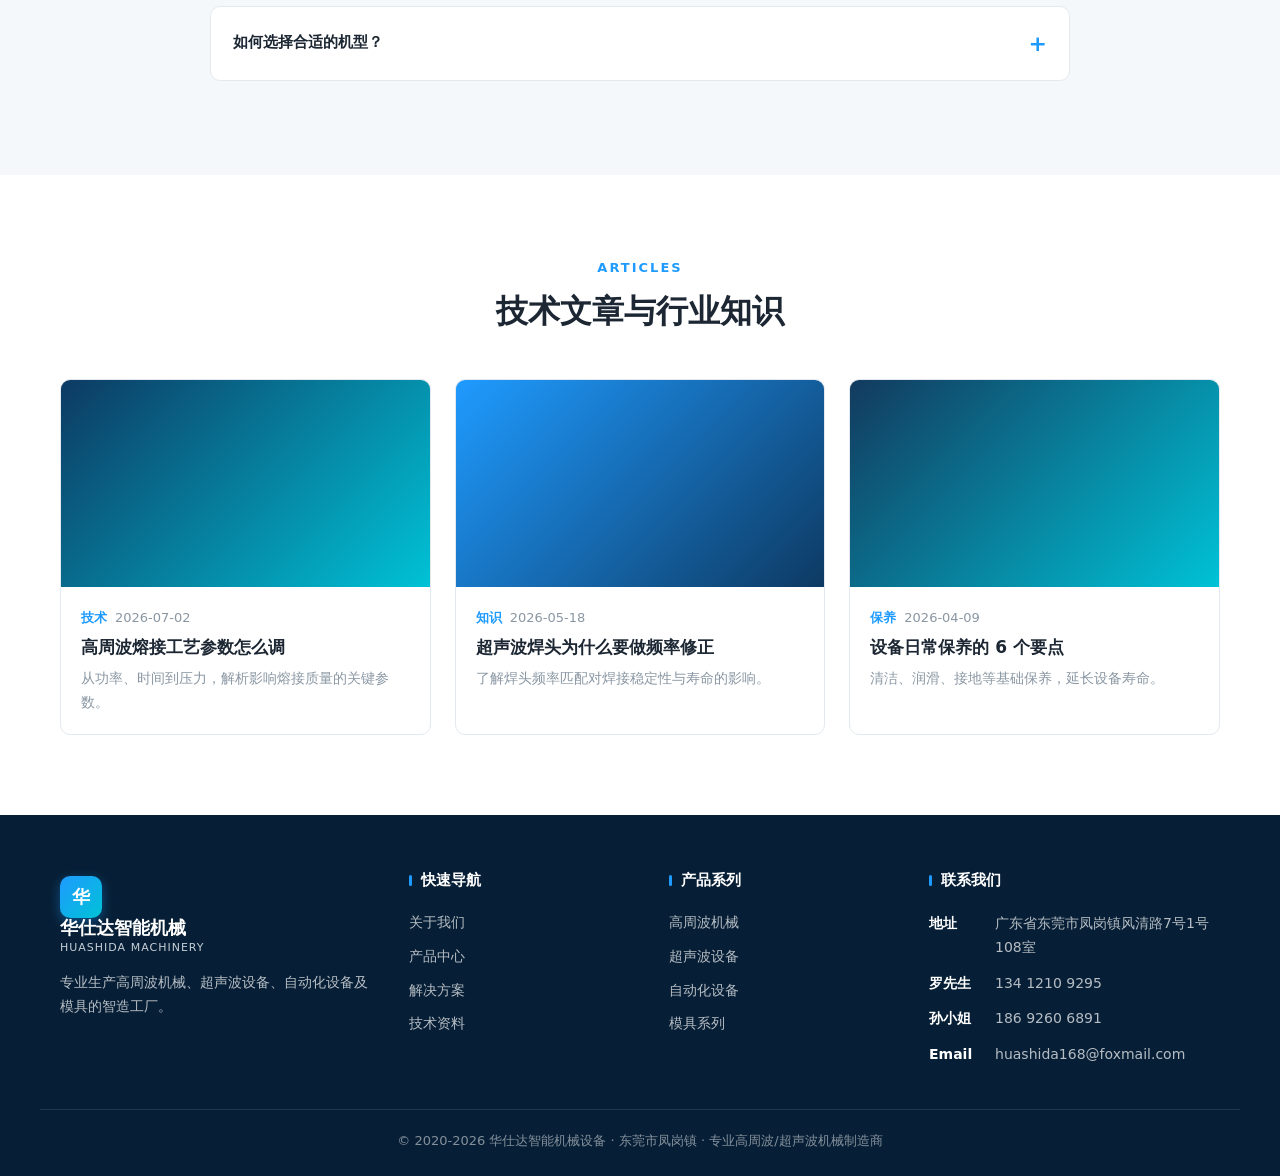
<file: resources.html>
<!DOCTYPE html>
<html lang="zh-CN">
<head>
  <meta charset="UTF-8">
  <meta name="viewport" content="width=device-width, initial-scale=1.0">
  <title>技术资料 | 华仕达 — 白皮书/说明书/FAQ/技术文章</title>
  <meta name="keywords" content="高周波说明书,超声波设备白皮书,焊接FAQ,高周波技术文章,设备保养">
  <meta name="description" content="华仕达技术资料中心：产品白皮书、使用说明书下载、常见问题解答（FAQ）与高周波/超声波技术文章。">
  <link rel="stylesheet" href="css/style.css">
</head>
<body class="lang-zh">

  <header class="site-header">
    <div class="container nav">
      <a class="brand" href="index.html">
        <span class="brand__logo">华</span>
        <span class="brand__name">华仕达智能机械<small>HUASHIDA MACHINERY</small></span>
      </a>
      <nav class="nav__menu" id="navMenu">
        <a href="index.html"><span data-zh>首页</span><span data-en>Home</span></a>
        <a href="about.html"><span data-zh>关于我们</span><span data-en>About</span></a>
        <a href="products.html"><span data-zh>产品中心</span><span data-en>Products</span></a>
        <a href="solutions.html"><span data-zh>解决方案</span><span data-en>Solutions</span></a>
        <a href="resources.html" class="is-active"><span data-zh>技术资料</span><span data-en>Resources</span></a>
        <a href="news.html"><span data-zh>新闻资讯</span><span data-en>News</span></a>
        <a href="contact.html"><span data-zh>联系我们</span><span data-en>Contact</span></a>
      </nav>
      <div class="nav__tools">
        <div class="lang-toggle" id="langToggle">
          <button data-lang="zh" class="is-active">中文</button>
          <button data-lang="en">EN</button>
        </div>
        <a href="contact.html" class="btn btn--accent"><span data-zh>立即询盘</span><span data-en>Inquiry</span></a>
        <button class="nav__toggle" id="navToggle" aria-label="菜单"><span></span><span></span><span></span></button>
      </div>
    </div>
  </header>

  <section class="page-hero">
    <div class="container">
      <div class="breadcrumb"><a href="index.html"><span data-zh>首页</span><span data-en>Home</span></a> / <span data-zh>技术资料</span><span data-en>Resources</span></div>
      <h1><span data-zh>技术资料</span><span data-en>Technical Resources</span></h1>
      <p><span data-zh>白皮书、说明书、常见问题与技术文章，助您用好每一台设备。</span><span data-en>Whitepapers, manuals, FAQs &amp; articles to get the most from your machines.</span></p>
    </div>
  </section>

  <!-- 资料下载 -->
  <section class="section">
    <div class="container">
      <div class="section-head">
        <span class="eyebrow">DOWNLOADS</span>
        <h2><span data-zh>资料与文档</span><span data-en>Documents</span></h2>
        <p><span data-zh>点击下载或联系客服获取完整版资料。</span><span data-en>Click to download or contact us for full versions.</span></p>
      </div>
      <div class="doc-list">
        <div class="doc-item">
          <div class="file-ic">PDF</div>
          <div class="meta"><h3><span data-zh>高周波机械产品白皮书</span><span data-en>HF Machine Whitepaper</span></h3><span><span data-zh>选型指南 · 工艺原理 · 应用案例</span><span data-en>Selection · Principle · Cases</span></span></div>
          <a class="btn btn--ghost" href="contact.html"><span data-zh>索取</span><span data-en>Get</span></a>
        </div>
        <div class="doc-item">
          <div class="file-ic">PDF</div>
          <div class="meta"><h3><span data-zh>超声波焊接机使用说明书</span><span data-en>Ultrasonic Manual</span></h3><span><span data-zh>安装 · 操作 · 保养 · 安全须知</span><span data-en>Install · Operate · Care · Safety</span></span></div>
          <a class="btn btn--ghost" href="contact.html"><span data-zh>索取</span><span data-en>Get</span></a>
        </div>
        <div class="doc-item">
          <div class="file-ic">PDF</div>
          <div class="meta"><h3><span data-zh>模具定制指南</span><span data-en>Mold Guide</span></h3><span><span data-zh>图纸要求 · 材料选择 · 交期说明</span><span data-en>Drawings · Material · Lead time</span></span></div>
          <a class="btn btn--ghost" href="contact.html"><span data-zh>索取</span><span data-en>Get</span></a>
        </div>
        <div class="doc-item">
          <div class="file-ic">XLS</div>
          <div class="meta"><h3><span data-zh>设备参数对照表</span><span data-en>Spec Sheet</span></h3><span><span data-zh>各型号功率/行程/工作台尺寸一览</span><span data-en>Power / Stroke / Table sizes</span></span></div>
          <a class="btn btn--ghost" href="contact.html"><span data-zh>索取</span><span data-en>Get</span></a>
        </div>
      </div>
    </div>
  </section>

  <!-- FAQ -->
  <section class="section section--soft">
    <div class="container">
      <div class="section-head">
        <span class="eyebrow">FAQ</span>
        <h2><span data-zh>常见问题解答</span><span data-en>FAQ</span></h2>
      </div>
      <div class="faq-list" id="faqList">
        <div class="faq-item">
          <div class="faq-item__q"><span><span data-zh>高周波和超声波有什么区别？</span><span data-en>HF vs Ultrasonic?</span></span><span class="plus">+</span></div>
          <div class="faq-item__a"><p><span data-zh>高周波利用高频电磁场使材料分子极化发热熔接，适合 PVC、皮革等；超声波通过高频机械振动摩擦生热，适合硬胶（ABS/PP 等）。两者适用材料与场景不同。</span><span data-en>HF uses HF fields to heat molecules — best for PVC/leather. Ultrasonic uses vibration friction — best for rigid plastics (ABS/PP). Different materials &amp; uses.</span></p></div>
        </div>
        <div class="faq-item">
          <div class="faq-item__q"><span><span data-zh>可以定制模具吗？</span><span data-en>Can molds be customized?</span></span><span class="plus">+</span></div>
          <div class="faq-item__a"><p><span data-zh>支持。提供产品图纸或样品，我们可定制高周波铜/铝模、超声波焊头及电木模，并确认材质与交期。</span><span data-en>Yes. Send drawings or samples — we customize HF copper/aluminum molds, ultrasonic horns &amp; bakelite molds, with confirmed material &amp; lead time.</span></p></div>
        </div>
        <div class="faq-item">
          <div class="faq-item__q"><span><span data-zh>设备保修与售后如何？</span><span data-en>Warranty &amp; service?</span></span><span class="plus">+</span></div>
          <div class="faq-item__a"><p><span data-zh>设备提供质保，含安装指导、操作培训与远程技术支持；售后团队响应及时，保障产线稳定运行。</span><span data-en>Machines come with warranty, install guidance, training &amp; remote support. Our service team responds quickly to keep lines running.</span></p></div>
        </div>
        <div class="faq-item">
          <div class="faq-item__q"><span><span data-zh>海外客户如何下单与运输？</span><span data-en>Overseas orders &amp; shipping?</span></span><span class="plus">+</span></div>
          <div class="faq-item__a"><p><span data-zh>支持中英双语沟通与出口包装，可协助对接物流与清关资料（如 CE 等资质示意），具体以合同为准。</span><span data-en>Bilingual service &amp; export packaging; we help with logistics &amp; customs docs (e.g. CE sample). Details per contract.</span></p></div>
        </div>
        <div class="faq-item">
          <div class="faq-item__q"><span><span data-zh>如何选择合适的机型？</span><span data-en>How to choose a model?</span></span><span class="plus">+</span></div>
          <div class="faq-item__a"><p><span data-zh>请提供材料类型、产品尺寸、产能要求与工艺目标，我们的技术团队将为您推荐合适机型与配置。</span><span data-en>Tell us material, size, capacity &amp; goal — our engineers recommend the right model &amp; config.</span></p></div>
        </div>
      </div>
    </div>
  </section>

  <!-- 技术文章 -->
  <section class="section">
    <div class="container">
      <div class="section-head">
        <span class="eyebrow">ARTICLES</span>
        <h2><span data-zh>技术文章与行业知识</span><span data-en>Articles &amp; Knowledge</span></h2>
      </div>
      <div class="news-grid">
        <div class="news-card">
          <div class="news-card__thumb"></div>
          <div class="news-card__body">
            <div class="news-card__meta"><span class="tag"><span data-zh>技术</span><span data-en>Tech</span></span>2026-07-02</div>
            <h3><span data-zh>高周波熔接工艺参数怎么调</span><span data-en>Tuning HF Parameters</span></h3>
            <p><span data-zh>从功率、时间到压力，解析影响熔接质量的关键参数。</span><span data-en>Power, time &amp; pressure — key params behind weld quality.</span></p>
          </div>
        </div>
        <div class="news-card">
          <div class="news-card__thumb" style="background:linear-gradient(135deg,#1f9bff,#0d3a63)"></div>
          <div class="news-card__body">
            <div class="news-card__meta"><span class="tag"><span data-zh>知识</span><span data-en>Know</span></span>2026-05-18</div>
            <h3><span data-zh>超声波焊头为什么要做频率修正</span><span data-en>Why Horn Tuning</span></h3>
            <p><span data-zh>了解焊头频率匹配对焊接稳定性与寿命的影响。</span><span data-en>How horn frequency matching affects stability &amp; life.</span></p>
          </div>
        </div>
        <div class="news-card">
          <div class="news-card__thumb" style="background:linear-gradient(135deg,#123a5e,#00c2d6)"></div>
          <div class="news-card__body">
            <div class="news-card__meta"><span class="tag"><span data-zh>保养</span><span data-en>Care</span></span>2026-04-09</div>
            <h3><span data-zh>设备日常保养的 6 个要点</span><span data-en>6 Maintenance Tips</span></h3>
            <p><span data-zh>清洁、润滑、接地等基础保养，延长设备寿命。</span><span data-en>Cleaning, lube &amp; grounding — extend machine life.</span></p>
          </div>
        </div>
      </div>
    </div>
  </section>

  <footer class="site-footer">
    <div class="container footer-grid">
      <div class="footer-about">
        <a class="brand" href="index.html" style="color:#fff">
          <span class="brand__logo">华</span>
          <span class="brand__name">华仕达智能机械<small>HUASHIDA MACHINERY</small></span>
        </a>
        <p><span data-zh>专业生产高周波机械、超声波设备、自动化设备及模具的智造工厂。</span><span data-en>A smart factory for HF machines, ultrasonic equipment, automation and tooling.</span></p>
      </div>
      <div>
        <h4><span data-zh>快速导航</span><span data-en>Navigation</span></h4>
        <a href="about.html"><span data-zh>关于我们</span><span data-en>About</span></a>
        <a href="products.html"><span data-zh>产品中心</span><span data-en>Products</span></a>
        <a href="solutions.html"><span data-zh>解决方案</span><span data-en>Solutions</span></a>
        <a href="resources.html"><span data-zh>技术资料</span><span data-en>Resources</span></a>
      </div>
      <div>
        <h4><span data-zh>产品系列</span><span data-en>Products</span></h4>
        <a href="products.html#hf"><span data-zh>高周波机械</span><span data-en>HF Machines</span></a>
        <a href="products.html#ultrasonic"><span data-zh>超声波设备</span><span data-en>Ultrasonic</span></a>
        <a href="products.html#auto"><span data-zh>自动化设备</span><span data-en>Automation</span></a>
        <a href="products.html#mold"><span data-zh>模具系列</span><span data-en>Tooling</span></a>
      </div>
      <div class="footer-contact">
        <h4><span data-zh>联系我们</span><span data-en>Contact</span></h4>
        <div class="row"><b><span data-zh>地址</span><span data-en>Addr</span></b><span><span data-zh>广东东莞凤岗镇</span><span data-en>Fenggang, Dongguan, GD</span></span></div>
        <div class="row"><b><span data-zh>罗先生</span><span data-en>Mr. Luo</span></b><span>134 1210 9295</span></div>
        <div class="row"><b><span data-zh>孙小姐</span><span data-en>Ms. Sun</span></b><span>186 9260 6891</span></div>
        <div class="row"><b>Email</b><span>huashida168@foxmail.com</span></div>
      </div>
    </div>
    <div class="container footer-bottom">
      <span data-zh>© 2020-2026 华仕达智能机械设备 · 东莞市凤岗镇 · 专业高周波/超声波机械制造商</span><span data-en>© 2020-2026 Huashida Machinery · Fenggang, Dongguan · HF/Ultrasonic Maker</span>
    </div>
  </footer>

  <button class="to-top" id="toTop" aria-label="返回顶部">↑</button>
  <div class="toast" id="toast"></div>
  <script src="js/cms.js"></script>
  <script src="js/main.js"></script>
</body>
</html>
</file>
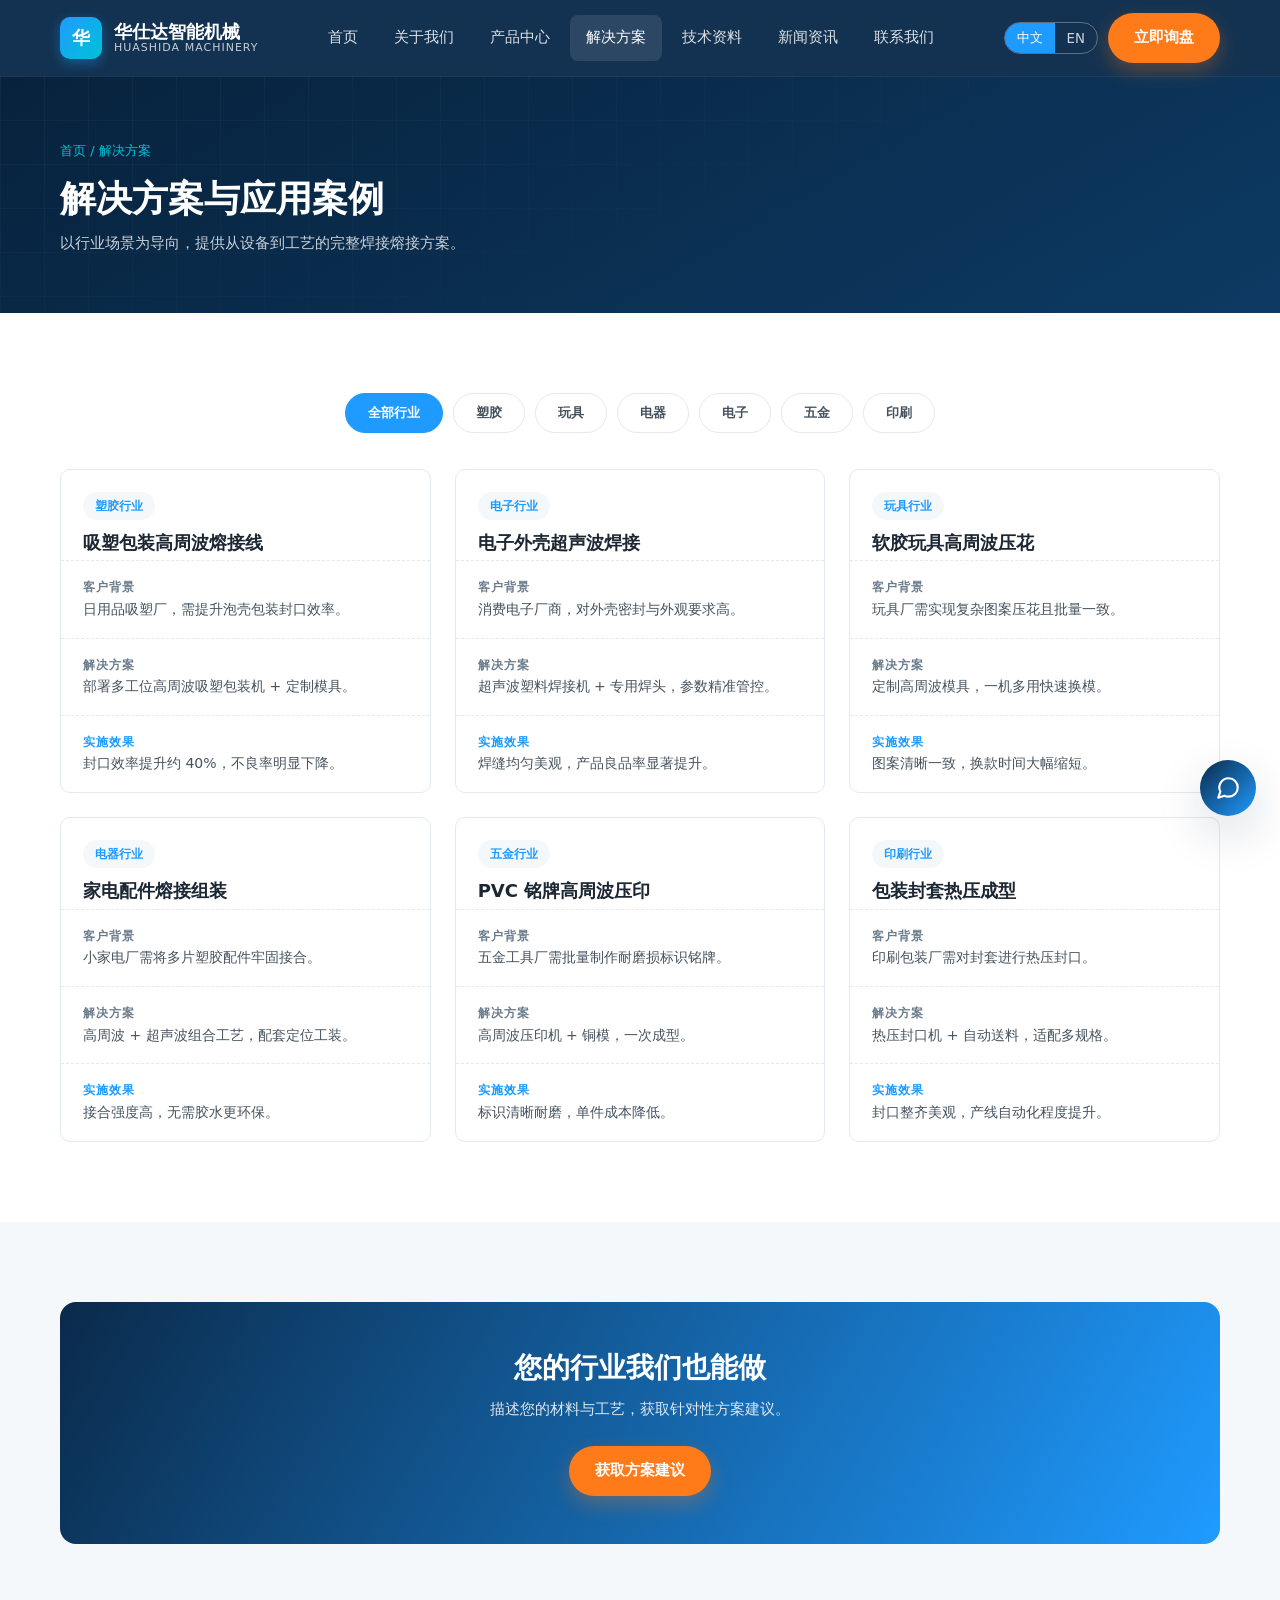
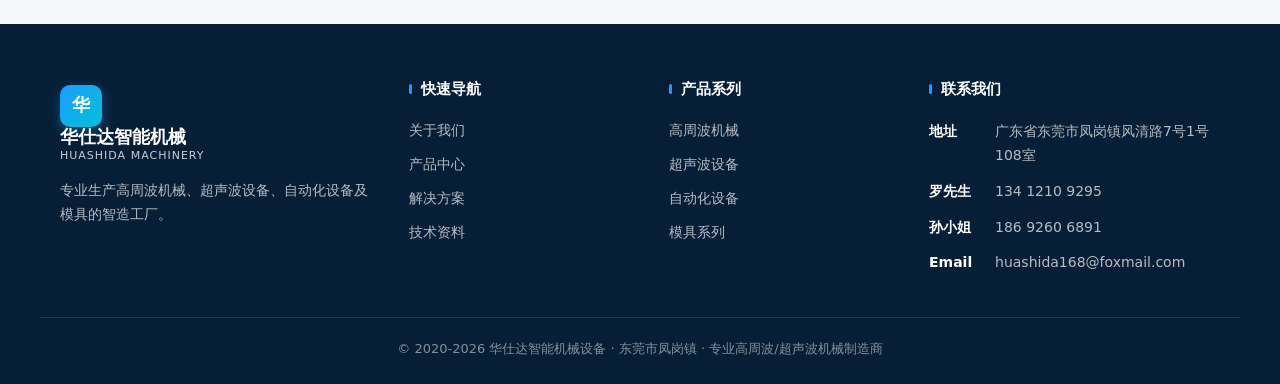
<file: solutions.html>
<!DOCTYPE html>
<html lang="zh-CN">
<head>
  <meta charset="UTF-8">
  <meta name="viewport" content="width=device-width, initial-scale=1.0">
  <title>解决方案与应用案例 | 华仕达 — 塑胶/玩具/电器/电子/五金/印刷</title>
  <meta name="keywords" content="高周波应用案例,超声波焊接方案,塑胶熔接,电子外壳焊接,玩具压花,印刷包装">
  <meta name="description" content="华仕达按行业提供高周波/超声波应用解决方案：塑胶、玩具、电器、电子、五金、印刷，案例结构为客户背景→解决方案→实施效果。">
  <link rel="stylesheet" href="css/style.css">
</head>
<body class="lang-zh">

  <header class="site-header">
    <div class="container nav">
      <a class="brand" href="index.html">
        <span class="brand__logo">华</span>
        <span class="brand__name">华仕达智能机械<small>HUASHIDA MACHINERY</small></span>
      </a>
      <nav class="nav__menu" id="navMenu">
        <a href="index.html"><span data-zh>首页</span><span data-en>Home</span></a>
        <a href="about.html"><span data-zh>关于我们</span><span data-en>About</span></a>
        <a href="products.html"><span data-zh>产品中心</span><span data-en>Products</span></a>
        <a href="solutions.html" class="is-active"><span data-zh>解决方案</span><span data-en>Solutions</span></a>
        <a href="resources.html"><span data-zh>技术资料</span><span data-en>Resources</span></a>
        <a href="news.html"><span data-zh>新闻资讯</span><span data-en>News</span></a>
        <a href="contact.html"><span data-zh>联系我们</span><span data-en>Contact</span></a>
      </nav>
      <div class="nav__tools">
        <div class="lang-toggle" id="langToggle">
          <button data-lang="zh" class="is-active">中文</button>
          <button data-lang="en">EN</button>
        </div>
        <a href="contact.html" class="btn btn--accent"><span data-zh>立即询盘</span><span data-en>Inquiry</span></a>
        <button class="nav__toggle" id="navToggle" aria-label="菜单"><span></span><span></span><span></span></button>
      </div>
    </div>
  </header>

  <section class="page-hero">
    <div class="container">
      <div class="breadcrumb"><a href="index.html"><span data-zh>首页</span><span data-en>Home</span></a> / <span data-zh>解决方案</span><span data-en>Solutions</span></div>
      <h1><span data-zh>解决方案与应用案例</span><span data-en>Solutions &amp; Cases</span></h1>
      <p><span data-zh>以行业场景为导向，提供从设备到工艺的完整焊接熔接方案。</span><span data-en>Scene-driven complete welding solutions, from machine to process.</span></p>
    </div>
  </section>

  <section class="section">
    <div class="container">
      <div class="tabs" id="solTabs">
        <button class="tab-btn is-active" data-ind="all"><span data-zh>全部行业</span><span data-en>All</span></button>
        <button class="tab-btn" data-ind="plastic"><span data-zh>塑胶</span><span data-en>Plastics</span></button>
        <button class="tab-btn" data-ind="toy"><span data-zh>玩具</span><span data-en>Toys</span></button>
        <button class="tab-btn" data-ind="appliance"><span data-zh>电器</span><span data-en>Appliances</span></button>
        <button class="tab-btn" data-ind="electronic"><span data-zh>电子</span><span data-en>Electronics</span></button>
        <button class="tab-btn" data-ind="hardware"><span data-zh>五金</span><span data-en>Hardware</span></button>
        <button class="tab-btn" data-ind="print"><span data-zh>印刷</span><span data-en>Printing</span></button>
      </div>

      <div class="sol-grid">
        <div class="sol-card" data-ind="plastic">
          <div class="sol-card__head">
            <span class="ind"><span data-zh>塑胶行业</span><span data-en>Plastics</span></span>
            <h3><span data-zh>吸塑包装高周波熔接线</span><span data-en>Blister Welding Line</span></h3>
          </div>
          <div class="sol-step"><div class="k"><span data-zh>客户背景</span><span data-en>Background</span></div><div class="v"><span data-zh>日用品吸塑厂，需提升泡壳包装封口效率。</span><span data-en>Blister plant needing faster sealing efficiency.</span></div></div>
          <div class="sol-step"><div class="k"><span data-zh>解决方案</span><span data-en>Solution</span></div><div class="v"><span data-zh>部署多工位高周波吸塑包装机 + 定制模具。</span><span data-en>Multi-station blister packer + custom molds.</span></div></div>
          <div class="sol-step sol-step--result"><div class="k"><span data-zh>实施效果</span><span data-en>Result</span></div><div class="v"><span data-zh>封口效率提升约 40%，不良率明显下降。</span><span data-en>~40% faster sealing, lower defect rate.</span></div></div>
        </div>

        <div class="sol-card" data-ind="electronic">
          <div class="sol-card__head">
            <span class="ind"><span data-zh>电子行业</span><span data-en>Electronics</span></span>
            <h3><span data-zh>电子外壳超声波焊接</span><span data-en>Enclosure Welding</span></h3>
          </div>
          <div class="sol-step"><div class="k"><span data-zh>客户背景</span><span data-en>Background</span></div><div class="v"><span data-zh>消费电子厂商，对外壳密封与外观要求高。</span><span data-en>Consumer electronics — high seal &amp; finish needs.</span></div></div>
          <div class="sol-step"><div class="k"><span data-zh>解决方案</span><span data-en>Solution</span></div><div class="v"><span data-zh>超声波塑料焊接机 + 专用焊头，参数精准管控。</span><span data-en>Ultrasonic welder + dedicated horn, precise params.</span></div></div>
          <div class="sol-step sol-step--result"><div class="k"><span data-zh>实施效果</span><span data-en>Result</span></div><div class="v"><span data-zh>焊缝均匀美观，产品良品率显著提升。</span><span data-en>Even seams, notably higher yield.</span></div></div>
        </div>

        <div class="sol-card" data-ind="toy">
          <div class="sol-card__head">
            <span class="ind"><span data-zh>玩具行业</span><span data-en>Toys</span></span>
            <h3><span data-zh>软胶玩具高周波压花</span><span data-en>Soft Toy Embossing</span></h3>
          </div>
          <div class="sol-step"><div class="k"><span data-zh>客户背景</span><span data-en>Background</span></div><div class="v"><span data-zh>玩具厂需实现复杂图案压花且批量一致。</span><span data-en>Toy maker needing consistent complex embossing.</span></div></div>
          <div class="sol-step"><div class="k"><span data-zh>解决方案</span><span data-en>Solution</span></div><div class="v"><span data-zh>定制高周波模具，一机多用快速换模。</span><span data-en>Custom HF molds, fast multi-pattern changeover.</span></div></div>
          <div class="sol-step sol-step--result"><div class="k"><span data-zh>实施效果</span><span data-en>Result</span></div><div class="v"><span data-zh>图案清晰一致，换款时间大幅缩短。</span><span data-en>Clear, consistent patterns; faster changeover.</span></div></div>
        </div>

        <div class="sol-card" data-ind="appliance">
          <div class="sol-card__head">
            <span class="ind"><span data-zh>电器行业</span><span data-en>Appliances</span></span>
            <h3><span data-zh>家电配件熔接组装</span><span data-en>Appliance Assembly</span></h3>
          </div>
          <div class="sol-step"><div class="k"><span data-zh>客户背景</span><span data-en>Background</span></div><div class="v"><span data-zh>小家电厂需将多片塑胶配件牢固接合。</span><span data-en>Appliance maker joining multiple plastic parts.</span></div></div>
          <div class="sol-step"><div class="k"><span data-zh>解决方案</span><span data-en>Solution</span></div><div class="v"><span data-zh>高周波 + 超声波组合工艺，配套定位工装。</span><span data-en>HF + ultrasonic process with fixtures.</span></div></div>
          <div class="sol-step sol-step--result"><div class="k"><span data-zh>实施效果</span><span data-en>Result</span></div><div class="v"><span data-zh>接合强度高，无需胶水更环保。</span><span data-en>Strong joints, glue-free &amp; greener.</span></div></div>
        </div>

        <div class="sol-card" data-ind="hardware">
          <div class="sol-card__head">
            <span class="ind"><span data-zh>五金行业</span><span data-en>Hardware</span></span>
            <h3><span data-zh>PVC 铭牌高周波压印</span><span data-en>PVC Nameplate</span></h3>
          </div>
          <div class="sol-step"><div class="k"><span data-zh>客户背景</span><span data-en>Background</span></div><div class="v"><span data-zh>五金工具厂需批量制作耐磨损标识铭牌。</span><span data-en>Tool maker needing durable batch nameplates.</span></div></div>
          <div class="sol-step"><div class="k"><span data-zh>解决方案</span><span data-en>Solution</span></div><div class="v"><span data-zh>高周波压印机 + 铜模，一次成型。</span><span data-en>HF press + copper mold, one-shot forming.</span></div></div>
          <div class="sol-step sol-step--result"><div class="k"><span data-zh>实施效果</span><span data-en>Result</span></div><div class="v"><span data-zh>标识清晰耐磨，单件成本降低。</span><span data-en>Clear, wear-resistant marks; lower cost.</span></div></div>
        </div>

        <div class="sol-card" data-ind="print">
          <div class="sol-card__head">
            <span class="ind"><span data-zh>印刷行业</span><span data-en>Printing</span></span>
            <h3><span data-zh>包装封套热压成型</span><span data-en>Pack Sleeve Forming</span></h3>
          </div>
          <div class="sol-step"><div class="k"><span data-zh>客户背景</span><span data-en>Background</span></div><div class="v"><span data-zh>印刷包装厂需对封套进行热压封口。</span><span data-en>Print pack plant needing heat-sealed sleeves.</span></div></div>
          <div class="sol-step"><div class="k"><span data-zh>解决方案</span><span data-en>Solution</span></div><div class="v"><span data-zh>热压封口机 + 自动送料，适配多规格。</span><span data-en>Heat sealer + auto feed, multi-spec ready.</span></div></div>
          <div class="sol-step sol-step--result"><div class="k"><span data-zh>实施效果</span><span data-en>Result</span></div><div class="v"><span data-zh>封口整齐美观，产线自动化程度提升。</span><span data-en>Neat seals, higher line automation.</span></div></div>
        </div>
      </div>
    </div>
  </section>

  <section class="section section--soft">
    <div class="container">
      <div class="cta-band">
        <h2><span data-zh>您的行业我们也能做</span><span data-en>Your industry? We can help.</span></h2>
        <p><span data-zh>描述您的材料与工艺，获取针对性方案建议。</span><span data-en>Describe your material &amp; process for a tailored plan.</span></p>
        <a href="contact.html" class="btn btn--accent"><span data-zh>获取方案建议</span><span data-en>Get Advice</span></a>
      </div>
    </div>
  </section>

  <footer class="site-footer">
    <div class="container footer-grid">
      <div class="footer-about">
        <a class="brand" href="index.html" style="color:#fff">
          <span class="brand__logo">华</span>
          <span class="brand__name">华仕达智能机械<small>HUASHIDA MACHINERY</small></span>
        </a>
        <p><span data-zh>专业生产高周波机械、超声波设备、自动化设备及模具的智造工厂。</span><span data-en>A smart factory for HF machines, ultrasonic equipment, automation and tooling.</span></p>
      </div>
      <div>
        <h4><span data-zh>快速导航</span><span data-en>Navigation</span></h4>
        <a href="about.html"><span data-zh>关于我们</span><span data-en>About</span></a>
        <a href="products.html"><span data-zh>产品中心</span><span data-en>Products</span></a>
        <a href="solutions.html"><span data-zh>解决方案</span><span data-en>Solutions</span></a>
        <a href="resources.html"><span data-zh>技术资料</span><span data-en>Resources</span></a>
      </div>
      <div>
        <h4><span data-zh>产品系列</span><span data-en>Products</span></h4>
        <a href="products.html#hf"><span data-zh>高周波机械</span><span data-en>HF Machines</span></a>
        <a href="products.html#ultrasonic"><span data-zh>超声波设备</span><span data-en>Ultrasonic</span></a>
        <a href="products.html#auto"><span data-zh>自动化设备</span><span data-en>Automation</span></a>
        <a href="products.html#mold"><span data-zh>模具系列</span><span data-en>Tooling</span></a>
      </div>
      <div class="footer-contact">
        <h4><span data-zh>联系我们</span><span data-en>Contact</span></h4>
        <div class="row"><b><span data-zh>地址</span><span data-en>Addr</span></b><span><span data-zh>广东东莞凤岗镇</span><span data-en>Fenggang, Dongguan, GD</span></span></div>
        <div class="row"><b><span data-zh>罗先生</span><span data-en>Mr. Luo</span></b><span>134 1210 9295</span></div>
        <div class="row"><b><span data-zh>孙小姐</span><span data-en>Ms. Sun</span></b><span>186 9260 6891</span></div>
        <div class="row"><b>Email</b><span>huashida168@foxmail.com</span></div>
      </div>
    </div>
    <div class="container footer-bottom">
      <span data-zh>© 2020-2026 华仕达智能机械设备 · 东莞市凤岗镇 · 专业高周波/超声波机械制造商</span><span data-en>© 2020-2026 Huashida Machinery · Fenggang, Dongguan · HF/Ultrasonic Maker</span>
    </div>
  </footer>

  <button class="to-top" id="toTop" aria-label="返回顶部">↑</button>
  <div class="toast" id="toast"></div>
  <script src="js/cms.js"></script>
  <script src="js/main.js"></script>
</body>
</html>
</file>
<file: css/style.css>
/* ============================================================
   华仕达智能机械设备 · 全局样式
   配色：深蓝 + 金属灰/银灰 + 科技蓝点缀
   设计调性：专业、沉稳、科技感
   ============================================================ */

:root {
  /* 主色 */
  --c-deep: #0a2a4a;          /* 深蓝 */
  --c-deep-2: #0d3a63;        /* 深蓝次级 */
  --c-navy: #123a5e;          /* 导航蓝 */
  --c-steel: #6b7c8c;         /* 金属灰 */
  --c-silver: #c5ced6;        /* 银灰 */
  --c-silver-2: #e8edf1;      /* 浅银灰背景 */
  --c-tech: #1f9bff;          /* 科技蓝 */
  --c-tech-2: #00c2d6;        /* 青蓝点缀 */
  --c-accent: #ff7a18;        /* 行动强调(询价/CTA) */

  --c-ink: #1c2733;           /* 正文深色 */
  --c-body: #46535f;          /* 正文 */
  --c-muted: #8a97a3;         /* 次要文字 */
  --c-line: #e3e9ee;          /* 分割线 */
  --c-bg: #ffffff;
  --c-bg-soft: #f5f8fb;       /* 浅灰蓝背景 */

  --shadow-sm: 0 2px 8px rgba(16, 42, 74, .06);
  --shadow: 0 8px 24px rgba(16, 42, 74, .10);
  --shadow-lg: 0 18px 48px rgba(16, 42, 74, .16);

  --radius: 10px;
  --radius-lg: 16px;
  --container: 1200px;

  --header-h: 76px;
  --ff: "Segoe UI", "PingFang SC", "Microsoft YaHei", "Hiragino Sans GB", system-ui, -apple-system, sans-serif;
}

/* ---------- Reset ---------- */
* { margin: 0; padding: 0; box-sizing: border-box; }
html { scroll-behavior: smooth; }
body {
  font-family: var(--ff);
  color: var(--c-body);
  background: var(--c-bg);
  line-height: 1.7;
  font-size: 15px;
  -webkit-font-smoothing: antialiased;
}
img { max-width: 100%; display: block; }
a { color: inherit; text-decoration: none; }
ul { list-style: none; }
h1, h2, h3, h4 { color: var(--c-ink); line-height: 1.25; font-weight: 700; }
button { font-family: inherit; cursor: pointer; border: none; background: none; }
input, textarea, select { font-family: inherit; font-size: 15px; }

/* ---------- Layout ---------- */
.container { width: 100%; max-width: var(--container); margin: 0 auto; padding: 0 20px; }
.section { padding: 80px 0; }
.section--soft { background: var(--c-bg-soft); }
.section--deep { background: linear-gradient(160deg, var(--c-deep) 0%, var(--c-deep-2) 100%); color: #fff; }

.section-head { text-align: center; max-width: 760px; margin: 0 auto 48px; }
.section-head .eyebrow {
  display: inline-block; color: var(--c-tech); font-weight: 700; letter-spacing: 2px;
  font-size: 13px; text-transform: uppercase; margin-bottom: 12px;
}
.section-head h2 { font-size: 32px; margin-bottom: 14px; }
.section-head p { color: var(--c-muted); font-size: 16px; }
.section--deep .section-head p { color: rgba(255,255,255,.7); }
.section--deep .section-head h2 { color: #fff; }

/* ---------- Buttons ---------- */
.btn {
  display: inline-flex; align-items: center; gap: 8px;
  padding: 12px 26px; border-radius: 999px; font-weight: 600; font-size: 15px;
  transition: all .25s ease; white-space: nowrap;
}
.btn--primary { background: var(--c-tech); color: #fff; box-shadow: 0 8px 20px rgba(31,155,255,.3); }
.btn--primary:hover { background: #0e87ee; transform: translateY(-2px); box-shadow: 0 12px 26px rgba(31,155,255,.4); }
.btn--accent { background: var(--c-accent); color: #fff; box-shadow: 0 8px 20px rgba(255,122,24,.3); }
.btn--accent:hover { background: #f06a08; transform: translateY(-2px); }
.btn--ghost { border: 1.5px solid var(--c-silver); color: var(--c-ink); }
.btn--ghost:hover { border-color: var(--c-tech); color: var(--c-tech); }
.btn--light { background: #fff; color: var(--c-deep); }
.btn--light:hover { background: var(--c-silver-2); }
.btn--outline-light { border: 1.5px solid rgba(255,255,255,.5); color: #fff; }
.btn--outline-light:hover { background: rgba(255,255,255,.12); }
.btn--block { width: 100%; justify-content: center; }

/* ---------- Header ---------- */
.site-header {
  position: sticky; top: 0; z-index: 100;
  background: rgba(10,42,74,.96);
  backdrop-filter: blur(8px);
  color: #fff;
  box-shadow: 0 1px 0 rgba(255,255,255,.06);
}
.nav { display: flex; align-items: center; justify-content: space-between; height: var(--header-h); }
.brand { display: flex; align-items: center; gap: 12px; }
.brand__logo {
  width: 42px; height: 42px; border-radius: 10px;
  background: linear-gradient(135deg, var(--c-tech), var(--c-tech-2));
  display: grid; place-items: center; color: #fff; font-weight: 800; font-size: 18px;
  box-shadow: 0 4px 12px rgba(31,155,255,.4);
}
.brand__name { font-size: 18px; font-weight: 700; color: #fff; line-height: 1.1; }
.brand__name small { display: block; font-size: 11px; font-weight: 500; color: var(--c-silver); letter-spacing: 1px; }

.nav__menu { display: flex; align-items: center; gap: 4px; }
.nav__menu a {
  padding: 10px 16px; border-radius: 8px; font-size: 15px; font-weight: 500;
  color: rgba(255,255,255,.85); transition: all .2s;
}
.nav__menu a:hover, .nav__menu a.is-active { color: #fff; background: rgba(255,255,255,.1); }

.nav__tools { display: flex; align-items: center; gap: 10px; }
.lang-toggle {
  display: flex; border: 1px solid rgba(255,255,255,.3); border-radius: 999px; overflow: hidden;
  font-size: 13px;
}
.lang-toggle button { padding: 6px 12px; color: rgba(255,255,255,.8); }
.lang-toggle button.is-active { background: var(--c-tech); color: #fff; }

.nav__toggle { display: none; flex-direction: column; gap: 5px; padding: 8px; }
.nav__toggle span { width: 24px; height: 2px; background: #fff; border-radius: 2px; transition: .3s; }

/* ---------- Hero ---------- */
.hero {
  position: relative; padding: 96px 0 80px;
  background:
    radial-gradient(ellipse at 80% 0%, rgba(31,155,255,.22), transparent 55%),
    linear-gradient(150deg, #07223c 0%, #0d3a63 55%, #0a2e4f 100%);
  color: #fff; overflow: hidden;
}
.hero::after {
  content: ""; position: absolute; inset: 0;
  background-image:
    linear-gradient(rgba(255,255,255,.04) 1px, transparent 1px),
    linear-gradient(90deg, rgba(255,255,255,.04) 1px, transparent 1px);
  background-size: 46px 46px;
  mask-image: linear-gradient(160deg, #000, transparent 70%);
  pointer-events: none;
}
.hero__grid { position: relative; display: grid; grid-template-columns: 1.1fr .9fr; gap: 40px; align-items: center; z-index: 2; }
.hero__tag {
  display: inline-flex; align-items: center; gap: 8px; font-size: 13px; letter-spacing: 1px;
  color: var(--c-tech-2); border: 1px solid rgba(0,194,214,.4); padding: 6px 14px; border-radius: 999px; margin-bottom: 22px;
}
.hero h1 { font-size: 44px; line-height: 1.15; color: #fff; margin-bottom: 18px; }
.hero h1 .hl { color: var(--c-tech); }
.hero__sub { font-size: 17px; color: rgba(255,255,255,.82); max-width: 520px; margin-bottom: 30px; }
.hero__actions { display: flex; gap: 14px; flex-wrap: wrap; }
.hero__stats { display: flex; gap: 34px; margin-top: 40px; }
.hero__stats .num { font-size: 30px; font-weight: 800; color: #fff; }
.hero__stats .num span { color: var(--c-tech); }
.hero__stats .lbl { font-size: 13px; color: rgba(255,255,255,.7); }

.hero__visual {
  position: relative; border-radius: var(--radius-lg); overflow: hidden;
  border: 1px solid rgba(255,255,255,.12);
  background: linear-gradient(160deg, #0e3a60, #07223c);
  aspect-ratio: 4/3; box-shadow: var(--shadow-lg);
}
.hero__visual .scene-svg, .hero__visual img { width: 100%; height: 100%; object-fit: cover; display: block; }

/* ---------- Advantage cards ---------- */
.adv-grid { display: grid; grid-template-columns: repeat(4, 1fr); gap: 24px; }
.adv-card {
  background: #fff; border: 1px solid var(--c-line); border-radius: var(--radius);
  padding: 30px 26px; text-align: center; transition: all .25s; box-shadow: var(--shadow-sm);
}
.adv-card:hover { transform: translateY(-6px); box-shadow: var(--shadow); border-color: var(--c-tech); }
.adv-card__icon {
  width: 60px; height: 60px; margin: 0 auto 18px; border-radius: 14px;
  background: linear-gradient(135deg, var(--c-deep), var(--c-tech));
  display: grid; place-items: center; color: #fff;
}
.adv-card h3 { font-size: 18px; margin-bottom: 8px; }
.adv-card p { color: var(--c-muted); font-size: 14px; }

/* ---------- Product quick nav ---------- */
.cat-grid { display: grid; grid-template-columns: repeat(5, 1fr); gap: 18px; }
.cat-card {
  position: relative; border-radius: var(--radius); overflow: hidden; min-height: 200px;
  display: flex; flex-direction: column; justify-content: flex-end; padding: 22px;
  color: #fff; transition: transform .3s; box-shadow: var(--shadow-sm);
}
.cat-card:hover { transform: translateY(-6px); }
.cat-card__bg { position: absolute; inset: 0; z-index: 0; }
.cat-card__bg svg { display: none; }
.cat-card__bg { background-size: cover; background-position: center; background-color: var(--c-deep-2); }
/* 首页产品入口背景图（按分类顺序） */
.cat-grid > a:nth-child(1) .cat-card__bg { background-image: url(../assets/images/hf-machine.png); }
.cat-grid > a:nth-child(2) .cat-card__bg { background-image: url(../assets/images/ultrasonic.png); }
.cat-grid > a:nth-child(3) .cat-card__bg { background-image: url(../assets/images/automation.png); }
.cat-grid > a:nth-child(4) .cat-card__bg { background-image: url(../assets/images/packaging.png); }
.cat-grid > a:nth-child(5) .cat-card__bg { background-image: url(../assets/images/tooling.png); }
.cat-card__ov { position: absolute; inset: 0; background: linear-gradient(180deg, transparent 30%, rgba(7,30,52,.85)); z-index: 1; }
.cat-card h3 { position: relative; z-index: 2; font-size: 18px; margin-bottom: 4px; }
.cat-card span { position: relative; z-index: 2; font-size: 13px; color: rgba(255,255,255,.8); }
.cat-card i { position: relative; z-index: 2; margin-top: 12px; font-style: normal; color: var(--c-tech-2); font-size: 13px; font-weight: 600; }

/* ---------- Case / client preview ---------- */
.case-grid { display: grid; grid-template-columns: repeat(3, 1fr); gap: 24px; }
.case-card {
  border: 1px solid var(--c-line); border-radius: var(--radius); overflow: hidden; background: #fff;
  transition: all .25s;
}
.case-card:hover { box-shadow: var(--shadow); transform: translateY(-4px); }
.case-card__thumb { aspect-ratio: 16/10; background: linear-gradient(135deg, #123a5e, #1f9bff); position: relative; overflow: hidden; }
.case-card__thumb svg { display: none; }
.case-card__thumb { background-size: cover; background-position: center; background-color: var(--c-deep-2); }
/* 首页案例卡背景图（按行业顺序复用系列图） */
.case-grid > .case-card:nth-child(1) .case-card__thumb { background-image: url(../assets/images/hf-machine.png); }
.case-grid > .case-card:nth-child(2) .case-card__thumb { background-image: url(../assets/images/ultrasonic.png); }
.case-grid > .case-card:nth-child(3) .case-card__thumb { background-image: url(../assets/images/tooling.png); }
.case-card__body { padding: 20px; }
.case-card__body .ind { font-size: 12px; color: var(--c-tech); font-weight: 700; letter-spacing: 1px; }
.case-card__body h3 { font-size: 17px; margin: 6px 0 8px; }
.case-card__body p { font-size: 14px; color: var(--c-muted); }

/* logo strip */
.logo-strip { display: flex; flex-wrap: wrap; gap: 18px; justify-content: center; align-items: center; margin-top: 10px; }
.logo-strip .logo-item {
  background: #fff; border: 1px solid var(--c-line); border-radius: 10px;
  padding: 16px 26px; font-weight: 700; color: var(--c-steel); min-width: 130px; text-align: center;
  box-shadow: var(--shadow-sm);
}

/* ---------- News list ---------- */
.news-grid { display: grid; grid-template-columns: repeat(3, 1fr); gap: 24px; }
.news-card { border: 1px solid var(--c-line); border-radius: var(--radius); overflow: hidden; background: #fff; transition: all .25s; }
.news-card:hover { box-shadow: var(--shadow); transform: translateY(-4px); }
.news-card__thumb { aspect-ratio: 16/9; background: linear-gradient(135deg, #0d3a63, #00c2d6); }
.news-card__body { padding: 20px; }
.news-card__meta { font-size: 13px; color: var(--c-muted); margin-bottom: 8px; }
.news-card__meta .tag { color: var(--c-tech); font-weight: 700; margin-right: 8px; }
.news-card__body h3 { font-size: 17px; margin-bottom: 8px; }
.news-card__body p { font-size: 14px; color: var(--c-muted); }

/* ---------- CTA band ---------- */
.cta-band { background: linear-gradient(120deg, var(--c-deep), var(--c-tech)); color: #fff; border-radius: var(--radius-lg); padding: 48px; text-align: center; }
.cta-band h2 { color: #fff; font-size: 28px; margin-bottom: 12px; }
.cta-band p { color: rgba(255,255,255,.85); margin-bottom: 24px; }

/* ---------- Footer ---------- */
.site-footer { background: #071f36; color: rgba(255,255,255,.7); padding: 56px 0 24px; }
.footer-grid { display: grid; grid-template-columns: 1.4fr 1fr 1fr 1.3fr; gap: 36px; }
.footer-grid h4 { color: #fff; font-size: 15px; margin-bottom: 16px; position: relative; padding-left: 12px; }
.footer-grid h4::before { content: ""; position: absolute; left: 0; top: 4px; bottom: 4px; width: 3px; background: var(--c-tech); border-radius: 2px; }
.footer-grid a { display: block; padding: 5px 0; font-size: 14px; color: rgba(255,255,255,.7); transition: color .2s; }
.footer-grid a:hover { color: var(--c-tech); }
.footer-about p { font-size: 14px; margin: 12px 0; }
.footer-contact .row { display: flex; gap: 10px; align-items: flex-start; font-size: 14px; padding: 6px 0; }
.footer-contact .row b { color: #fff; font-weight: 600; min-width: 56px; }
.footer-bottom { border-top: 1px solid rgba(255,255,255,.1); margin-top: 36px; padding-top: 20px; text-align: center; font-size: 13px; color: rgba(255,255,255,.5); }

/* ============================================================
   内页通用
   ============================================================ */
.page-hero {
  background: linear-gradient(150deg, #07223c 0%, #0d3a63 100%);
  color: #fff; padding: 64px 0 56px; position: relative; overflow: hidden;
}
.page-hero::after {
  content: ""; position: absolute; inset: 0;
  background-image: linear-gradient(rgba(255,255,255,.04) 1px, transparent 1px), linear-gradient(90deg, rgba(255,255,255,.04) 1px, transparent 1px);
  background-size: 44px 44px; mask-image: linear-gradient(160deg, #000, transparent 70%);
}
.page-hero .container { position: relative; z-index: 2; }
.page-hero h1 { color: #fff; font-size: 36px; margin-bottom: 10px; }
.page-hero p { color: rgba(255,255,255,.78); max-width: 640px; }
.breadcrumb { font-size: 13px; color: var(--c-tech-2); margin-bottom: 14px; }
.breadcrumb a:hover { text-decoration: underline; }

/* ---------- About timeline ---------- */
.timeline { position: relative; max-width: 860px; margin: 0 auto; padding-left: 28px; }
.timeline::before { content: ""; position: absolute; left: 7px; top: 6px; bottom: 6px; width: 2px; background: var(--c-silver); }
.tl-item { position: relative; padding: 0 0 34px 26px; }
.tl-item::before { content: ""; position: absolute; left: -28px; top: 4px; width: 16px; height: 16px; border-radius: 50%; background: var(--c-tech); border: 3px solid #fff; box-shadow: 0 0 0 3px rgba(31,155,255,.25); }
.tl-item .yr { font-weight: 800; color: var(--c-deep); font-size: 17px; }
.tl-item h3 { font-size: 16px; margin: 4px 0 6px; }
.tl-item p { color: var(--c-muted); font-size: 14px; }

/* ---------- Stat row ---------- */
.stat-row { display: grid; grid-template-columns: repeat(4, 1fr); gap: 20px; margin-top: 8px; }
.stat-box { background: #fff; border: 1px solid var(--c-line); border-radius: var(--radius); padding: 26px; text-align: center; box-shadow: var(--shadow-sm); }
.stat-box .n { font-size: 34px; font-weight: 800; color: var(--c-tech); }
.stat-box .t { font-size: 14px; color: var(--c-muted); margin-top: 6px; }

/* ---------- Feature list ---------- */
.feature-row { display: grid; grid-template-columns: repeat(3, 1fr); gap: 22px; }
.feature-card { display: flex; gap: 16px; padding: 22px; border: 1px solid var(--c-line); border-radius: var(--radius); background: #fff; }
.feature-card .ic { flex: 0 0 46px; height: 46px; border-radius: 12px; background: var(--c-bg-soft); color: var(--c-tech); display: grid; place-items: center; }
.feature-card h3 { font-size: 16px; margin-bottom: 4px; }
.feature-card p { font-size: 14px; color: var(--c-muted); }

/* ---------- Qualification badges ---------- */
.badge-grid { display: grid; grid-template-columns: repeat(4, 1fr); gap: 18px; }
.badge-card { background: #fff; border: 1px solid var(--c-line); border-radius: var(--radius); padding: 26px 20px; text-align: center; box-shadow: var(--shadow-sm); }
.badge-card .medal { width: 64px; height: 64px; margin: 0 auto 14px; border-radius: 50%; background: linear-gradient(135deg, var(--c-deep), var(--c-tech)); display: grid; place-items: center; color: #fff; }
.badge-card h4 { font-size: 15px; margin-bottom: 4px; }
.badge-card p { font-size: 13px; color: var(--c-muted); }

/* ---------- Team ---------- */
.team-grid { display: grid; grid-template-columns: repeat(4, 1fr); gap: 22px; }
.team-card { background: #fff; border: 1px solid var(--c-line); border-radius: var(--radius); overflow: hidden; text-align: center; box-shadow: var(--shadow-sm); }
.team-card__avatar { aspect-ratio: 1; background: linear-gradient(135deg, #123a5e, #1f9bff); display: grid; place-items: center; color: #fff; font-size: 34px; font-weight: 800; }
.team-card__body { padding: 18px; }
.team-card__body h3 { font-size: 16px; }
.team-card__body .role { color: var(--c-tech); font-size: 13px; font-weight: 600; }
.team-card__body p { color: var(--c-muted); font-size: 13px; margin-top: 6px; }

/* ---------- Product detail cards ---------- */
.product-grid { display: grid; grid-template-columns: repeat(3, 1fr); gap: 24px; }
.product-card { border: 1px solid var(--c-line); border-radius: var(--radius); overflow: hidden; background: #fff; transition: all .25s; display: flex; flex-direction: column; }
.product-card:hover { box-shadow: var(--shadow); transform: translateY(-4px); border-color: var(--c-tech); }
.product-card__thumb { aspect-ratio: 4/3; background-color: var(--c-deep-2); position: relative; background-size: cover; background-position: center; }
.product-card__thumb svg { display: none; }
/* 真实产品图：按系列替换占位 SVG（AI 生成实景图） */
.product-card[data-cat="hf"] .product-card__thumb { background-image: url(../assets/images/hf-machine.png); }
.product-card[data-cat="ultrasonic"] .product-card__thumb { background-image: url(../assets/images/ultrasonic.png); }
.product-card[data-cat="auto"] .product-card__thumb { background-image: url(../assets/images/automation.png); }
.product-card[data-cat="pack"] .product-card__thumb { background-image: url(../assets/images/packaging.png); }
.product-card[data-cat="mold"] .product-card__thumb { background-image: url(../assets/images/tooling.png); }
.product-card__body { padding: 20px; display: flex; flex-direction: column; flex: 1; }
.product-card__body .cat-tag { font-size: 12px; color: var(--c-tech); font-weight: 700; }
.product-card__body h3 { font-size: 17px; margin: 6px 0 8px; }
.product-card__body p { font-size: 14px; color: var(--c-muted); margin-bottom: 16px; flex: 1; }
.product-card__body .actions { display: flex; gap: 10px; }
.product-card__body .actions .btn { flex: 1; padding: 10px 14px; font-size: 14px; justify-content: center; }

/* ---------- Tabs (product categories) ---------- */
.tabs { display: flex; flex-wrap: wrap; gap: 10px; justify-content: center; margin-bottom: 36px; }
.tab-btn { padding: 10px 22px; border-radius: 999px; border: 1px solid var(--c-line); background: #fff; color: var(--c-body); font-weight: 600; transition: all .2s; }
.tab-btn.is-active, .tab-btn:hover { background: var(--c-tech); color: #fff; border-color: var(--c-tech); }

/* ---------- Solution / case detail ---------- */
.sol-grid { display: grid; grid-template-columns: repeat(3, 1fr); gap: 24px; }
.sol-card { border: 1px solid var(--c-line); border-radius: var(--radius); overflow: hidden; background: #fff; }
.sol-card__head { padding: 22px 22px 0; }
.sol-card__head .ind { display: inline-block; padding: 4px 12px; background: var(--c-bg-soft); color: var(--c-tech); border-radius: 999px; font-size: 12px; font-weight: 700; }
.sol-card__head h3 { font-size: 18px; margin: 12px 0 6px; }
.sol-step { padding: 16px 22px; border-top: 1px dashed var(--c-line); }
.sol-step .k { font-size: 12px; font-weight: 700; color: var(--c-steel); letter-spacing: 1px; }
.sol-step .v { font-size: 14px; color: var(--c-body); }
.sol-step--result .k { color: var(--c-tech); }

/* ---------- FAQ ---------- */
.faq-list { max-width: 860px; margin: 0 auto; }
.faq-item { border: 1px solid var(--c-line); border-radius: var(--radius); margin-bottom: 14px; background: #fff; overflow: hidden; }
.faq-item__q { padding: 18px 22px; display: flex; justify-content: space-between; align-items: center; font-weight: 600; color: var(--c-ink); cursor: pointer; }
.faq-item__q .plus { color: var(--c-tech); font-size: 22px; transition: transform .3s; }
.faq-item.is-open .plus { transform: rotate(45deg); }
.faq-item__a { max-height: 0; overflow: hidden; transition: max-height .3s ease; }
.faq-item.is-open .faq-item__a { max-height: 400px; }
.faq-item__a p { padding: 0 22px 18px; color: var(--c-body); font-size: 14px; }

/* ---------- Doc list (resources) ---------- */
.doc-list { max-width: 880px; margin: 0 auto; }
.doc-item { display: flex; align-items: center; gap: 16px; padding: 18px 22px; border: 1px solid var(--c-line); border-radius: var(--radius); background: #fff; margin-bottom: 12px; transition: all .2s; }
.doc-item:hover { border-color: var(--c-tech); box-shadow: var(--shadow-sm); }
.doc-item .file-ic { flex: 0 0 46px; height: 46px; border-radius: 10px; background: var(--c-bg-soft); color: var(--c-tech); display: grid; place-items: center; font-weight: 700; font-size: 12px; }
.doc-item .meta { flex: 1; }
.doc-item .meta h3 { font-size: 16px; }
.doc-item .meta span { font-size: 13px; color: var(--c-muted); }

/* ---------- Contact ---------- */
.contact-grid { display: grid; grid-template-columns: 1fr 1fr; gap: 36px; align-items: start; }
.info-card { background: #fff; border: 1px solid var(--c-line); border-radius: var(--radius); padding: 28px; box-shadow: var(--shadow-sm); }
.info-card h3 { font-size: 18px; margin-bottom: 16px; }
.info-row { display: flex; gap: 14px; padding: 12px 0; border-bottom: 1px dashed var(--c-line); }
.info-row:last-child { border-bottom: none; }
.info-row .ic { flex: 0 0 42px; height: 42px; border-radius: 10px; background: var(--c-bg-soft); color: var(--c-tech); display: grid; place-items: center; }
.info-row .txt b { display: block; color: var(--c-ink); font-size: 15px; }
.info-row .txt span { color: var(--c-muted); font-size: 14px; }

.map-box { border-radius: var(--radius); overflow: hidden; border: 1px solid var(--c-line); height: 340px; background: #eef2f5; }
.map-box > div { width: 100%; height: 100%; }
.map-actions { display: flex; flex-wrap: wrap; gap: 10px; margin-top: 12px; }

/* 小按钮 */
.btn--sm { padding: 8px 16px; font-size: 13px; border-radius: 8px; }
.btn--ghost { background: #fff; color: var(--c-deep); border: 1px solid var(--c-line); }
.btn--ghost:hover { border-color: var(--c-tech); color: var(--c-tech); }

.form-card { background: #fff; border: 1px solid var(--c-line); border-radius: var(--radius); padding: 30px; box-shadow: var(--shadow-sm); }
.form-card h3 { font-size: 20px; margin-bottom: 6px; }
.form-card .hint { color: var(--c-muted); font-size: 14px; margin-bottom: 22px; }
.field { margin-bottom: 16px; }
.field label { display: block; font-size: 14px; color: var(--c-ink); margin-bottom: 6px; font-weight: 600; }
.field label .req { color: var(--c-accent); }
.field input, .field textarea, .field select {
  width: 100%; padding: 12px 14px; border: 1px solid var(--c-line); border-radius: 8px; background: #fff; color: var(--c-ink); transition: border .2s;
}
.field input:focus, .field textarea:focus, .field select:focus { outline: none; border-color: var(--c-tech); box-shadow: 0 0 0 3px rgba(31,155,255,.15); }
.field textarea { resize: vertical; min-height: 110px; }
.field-row { display: grid; grid-template-columns: 1fr 1fr; gap: 14px; }
.form-note { font-size: 13px; color: var(--c-muted); margin-top: 12px; text-align: center; }

/* ---------- Inquiry modal ---------- */
.modal-mask { position: fixed; inset: 0; background: rgba(7,31,54,.55); backdrop-filter: blur(3px); display: none; align-items: center; justify-content: center; z-index: 200; padding: 20px; }
.modal-mask.is-open { display: flex; }
.modal { background: #fff; border-radius: var(--radius-lg); width: 100%; max-width: 480px; padding: 32px; position: relative; box-shadow: var(--shadow-lg); }
.modal__close { position: absolute; top: 16px; right: 18px; font-size: 24px; color: var(--c-muted); line-height: 1; }
.modal h3 { font-size: 22px; margin-bottom: 4px; }
.modal .sub { color: var(--c-muted); font-size: 14px; margin-bottom: 20px; }
.modal .prod-name { display: inline-block; background: var(--c-bg-soft); color: var(--c-tech); padding: 4px 12px; border-radius: 999px; font-size: 13px; font-weight: 700; margin-bottom: 18px; }

/* ---------- Toast ---------- */
.toast { position: fixed; left: 50%; bottom: 40px; transform: translateX(-50%) translateY(20px); background: var(--c-deep); color: #fff; padding: 14px 26px; border-radius: 999px; box-shadow: var(--shadow-lg); opacity: 0; transition: all .35s; z-index: 300; font-size: 14px; }
.toast.is-show { opacity: 1; transform: translateX(-50%) translateY(0); }

/* ---------- Back to top ---------- */
.to-top { position: fixed; right: 24px; bottom: 24px; width: 46px; height: 46px; border-radius: 50%; background: var(--c-tech); color: #fff; display: grid; place-items: center; box-shadow: var(--shadow); opacity: 0; pointer-events: none; transition: all .3s; z-index: 90; }
.to-top.is-show { opacity: 1; pointer-events: auto; }
.to-top:hover { background: #0e87ee; transform: translateY(-3px); }

/* ============================================================
   响应式
   ============================================================ */
@media (max-width: 1080px) {
  .hero__grid { grid-template-columns: 1fr; }
  .hero__visual { order: -1; max-width: 520px; }
  .adv-grid, .cat-grid { grid-template-columns: repeat(2, 1fr); }
  .case-grid, .news-grid, .product-grid, .sol-grid, .feature-row { grid-template-columns: repeat(2, 1fr); }
  .stat-row, .badge-grid, .team-grid { grid-template-columns: repeat(2, 1fr); }
  .footer-grid { grid-template-columns: 1fr 1fr; }
}

@media (max-width: 760px) {
  .section { padding: 56px 0; }
  .section-head h2 { font-size: 26px; }
  .nav__menu {
    position: fixed; top: var(--header-h); left: 0; right: 0; bottom: 0;
    background: rgba(7,31,54,.98); flex-direction: column; align-items: stretch; gap: 0;
    padding: 16px; transform: translateX(100%); transition: transform .3s; overflow-y: auto;
  }
  .nav__menu.is-open { transform: translateX(0); }
  .nav__menu a { padding: 16px; font-size: 16px; border-bottom: 1px solid rgba(255,255,255,.08); }
  .nav__toggle { display: flex; }
  .hero { padding: 64px 0 56px; }
  .hero h1 { font-size: 32px; }
  .hero__stats { gap: 22px; flex-wrap: wrap; }
  .adv-grid, .cat-grid, .case-grid, .news-grid, .product-grid, .sol-grid, .feature-row,
  .stat-row, .badge-grid, .team-grid, .contact-grid { grid-template-columns: 1fr; }
  .field-row { grid-template-columns: 1fr; }
  .footer-grid { grid-template-columns: 1fr; gap: 28px; }
  .cta-band { padding: 32px 22px; }
  .page-hero h1 { font-size: 28px; }
}

/* ============================================================
   语言切换：英文状态下隐藏中文，反之隐藏英文
   ============================================================ */
body.lang-en [data-zh] { display: none; }
body.lang-zh [data-en] { display: none; }
body:not(.lang-en):not(.lang-zh) [data-en] { display: none; } /* 默认中文 */

/* ============================================================
   在线客服浮窗（全局注入）
   ============================================================ */
.cs-widget { position: fixed; right: 24px; bottom: 84px; z-index: 95; font-size: 14px; }
.cs-fab {
  width: 56px; height: 56px; border-radius: 50%; cursor: pointer; border: none;
  background: linear-gradient(135deg, #0a2a4a, #1f9bff); color: #fff;
  box-shadow: var(--shadow-lg); display: grid; place-items: center; font-size: 24px;
  transition: transform .25s;
}
.cs-fab:hover { transform: translateY(-3px); }
.cs-panel {
  position: absolute; right: 0; bottom: 68px; width: 300px; max-width: calc(100vw - 40px);
  background: #fff; border: 1px solid var(--c-line); border-radius: 16px; overflow: hidden;
  box-shadow: var(--shadow-lg); transform: translateY(12px); opacity: 0; pointer-events: none;
  transition: all .25s;
}
.cs-widget.is-open .cs-panel { transform: none; opacity: 1; pointer-events: auto; }
.cs-header { background: linear-gradient(135deg, #0a2a4a, #103a5e); color: #fff; padding: 16px 18px; }
.cs-header h4 { font-size: 16px; margin: 0 0 4px; }
.cs-header p { margin: 0; font-size: 12px; opacity: .85; }
.cs-body { padding: 8px; }
.cs-row {
  display: flex; align-items: center; gap: 12px; padding: 11px 12px; border-radius: 10px;
  text-decoration: none; color: var(--c-text); cursor: pointer; transition: background .2s;
}
a.cs-row:hover, .cs-row:hover { background: var(--c-bg-soft); }
.cs-row .cs-ic {
  width: 34px; height: 34px; border-radius: 9px; display: grid; place-items: center;
  background: #eaf4ff; color: var(--c-tech); flex: none;
}
.cs-row .cs-meta b { display: block; font-size: 14px; }
.cs-row .cs-meta span { font-size: 12px; color: var(--c-muted); }
.cs-btn {
  display: block; text-align: center; margin: 4px 8px 12px; padding: 11px; border-radius: 10px;
  background: var(--c-tech); color: #fff; text-decoration: none; font-weight: 700; font-size: 14px;
}
.cs-btn:hover { background: #0e87ee; }
.cs-qr { display: none; padding: 14px; text-align: center; border-top: 1px dashed var(--c-line); }
.cs-widget.show-qr .cs-qr { display: block; }
.cs-qr img { width: 150px; height: 150px; border-radius: 10px; }
.cs-qr p { margin: 8px 0 0; font-size: 12px; color: var(--c-muted); }
.cs-caption { padding: 0 14px 12px; font-size: 12px; color: var(--c-muted); }

@media (max-width: 760px) {
  .cs-widget { right: 16px; bottom: 76px; }
}

/* ============================================================
   案例媒体（图片/视频）、页面 Markdown 媒体、文章排版
   ============================================================ */
.sol-card__media { margin: -1px -1px 0; border-radius: var(--radius) var(--radius) 0 0; overflow: hidden; background: #0d3a63; }
.sol-card__media img, .sol-card__media video { width: 100%; max-height: 280px; object-fit: cover; display: block; }

.md-media { margin: 18px 0; }
.md-media img, .md-media video { width: 100%; max-width: 880px; border-radius: 12px; display: block; }

.page-article { max-width: 880px; margin: 0 auto; line-height: 1.85; color: var(--c-text); }
.page-article h1 { font-size: 30px; margin: 8px 0 22px; }
.page-article h2 { font-size: 23px; margin: 28px 0 12px; }
.page-article h3 { font-size: 19px; margin: 22px 0 10px; }
.page-article p { margin: 0 0 14px; }
.page-article ul { margin: 0 0 14px; padding-left: 22px; }
.page-article li { margin: 6px 0; }
.page-article blockquote {
  margin: 18px 0; padding: 12px 18px; border-left: 4px solid var(--c-tech);
  background: var(--c-bg-soft); border-radius: 0 10px 10px 0; color: var(--c-muted);
}
.page-article a { color: var(--c-tech); }
.page-article code { background: #eef3f8; padding: 2px 6px; border-radius: 6px; font-size: 13px; }
</file>
